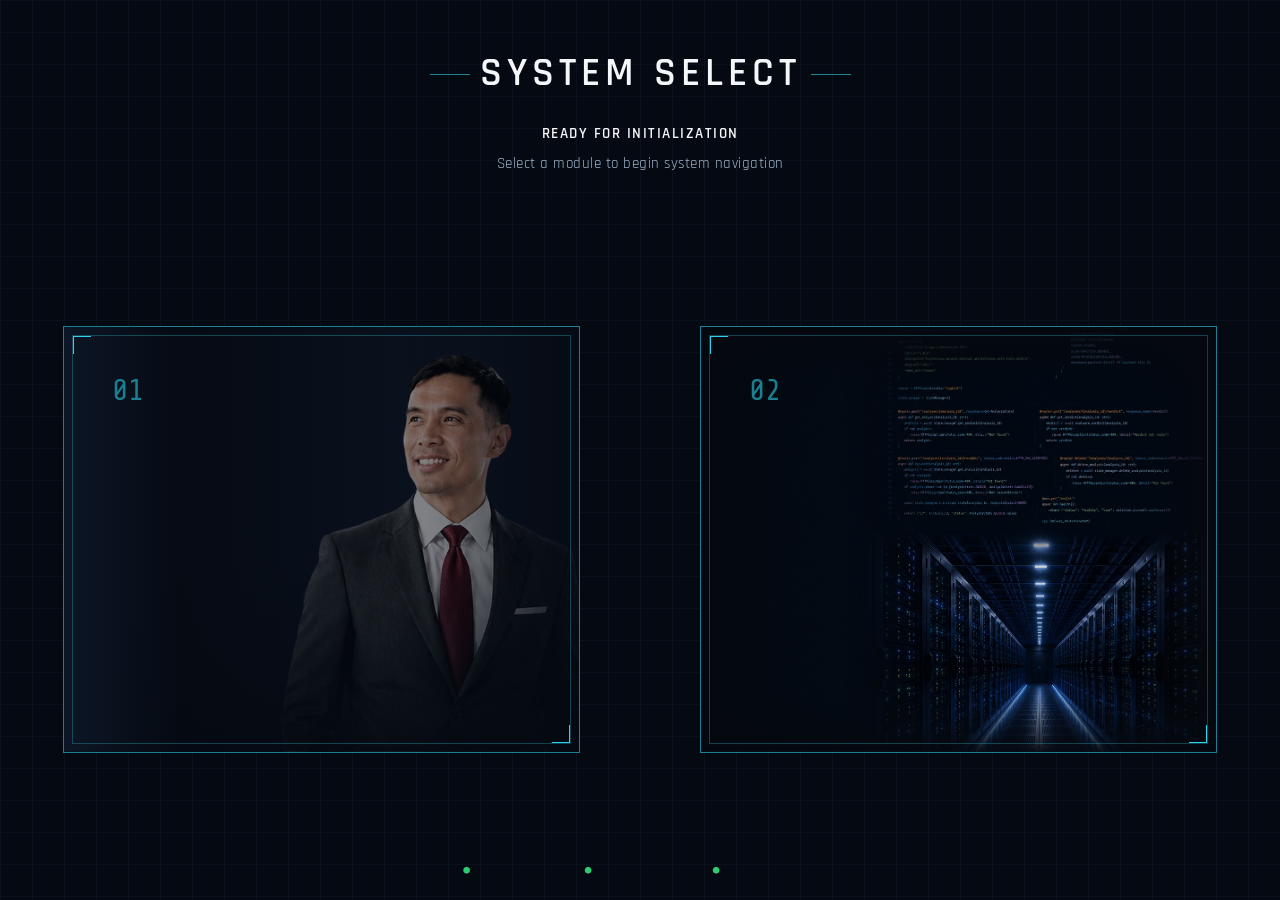
<file: index.html>
<!DOCTYPE html>
<html lang="en">
<head>
    <meta charset="UTF-8">
    <meta name="viewport" content="width=device-width, initial-scale=1.0">
    <title>Ryan Valera — System Select</title>
    <link rel="canonical" href="https://ryanvalera.com/">
    <link rel="icon" href="/favicon.ico?v=1.0.0" sizes="any">
    <link rel="icon" type="image/png" sizes="32x32" href="/assets/images/favicon-32.png?v=1.0.0">
    <link rel="icon" type="image/png" sizes="16x16" href="/assets/images/favicon-16.png?v=1.0.0">
    <link rel="apple-touch-icon" href="/assets/images/apple-touch-icon.png?v=1.0.0">
    <link rel="manifest" href="/site.webmanifest?v=1.0.0">
    <meta name="theme-color" content="#050a12">
    <link rel="preconnect" href="https://fonts.googleapis.com">
    <link href="https://fonts.googleapis.com/css2?family=Rajdhani:wght@400;500;600;700&family=Share+Tech+Mono&display=swap"
          rel="stylesheet">
    <link rel="stylesheet" href="assets/css/variables.css?v=1.3.0">
    <link rel="stylesheet" href="assets/css/styles.css?v=1.6.0">
<script>
/* GROUP R focus containment. Arms BEFORE any control can paint: the observer
   callback is a microtask, which drains before input dispatch and before
   rendering, so a control cannot be focusable while unpainted — including
   across a mid-stream network pause, which forces the checkpoint first. */
(function () {
    var d = document.documentElement;
    if (window.matchMedia && window.matchMedia('(prefers-reduced-motion: reduce)').matches) {
        window.__rv = { mode: 'reduced', scriptEntry: function () { return 'reduced'; },
                        release: function () {}, revealComplete: function () {} };
        return;
    }
    var SEL = '.enter-system-btn', CEILING_MS = 15000, ARRIVAL_MS = 4000;
    var failed = false, timerA = null, timerB = null, watch = [], mo = null;

    function failOpen() {
        if (failed) return;
        failed = true;
        if (mo) { mo.disconnect(); mo = null; }
        clearTimeout(timerA); clearTimeout(timerB);
        for (var i = 0; i < watch.length; i++) clearTimeout(watch[i].t);
        watch.length = 0;
        var stuck = document.querySelectorAll('[inert]');
        for (var j = 0; j < stuck.length; j++) stuck[j].removeAttribute('inert');
        d.classList.remove('js');
        /* Controls are reachable from this point on, so the page script's
           failed branch must not start a reveal animation over them. */
        d.classList.add('rv-failed');
    }
    function arm(el) {
        if (failed || el.hasAttribute('inert')) return;
        el.setAttribute('inert', '');
        watch.push({ el: el, t: setTimeout(failOpen, CEILING_MS) });
    }
    function scan(node) {
        if (failed || !node || node.nodeType !== 1) return;
        if (node.matches && node.matches(SEL)) arm(node);
        var found = node.querySelectorAll ? node.querySelectorAll(SEL) : [];
        for (var i = 0; i < found.length; i++) arm(found[i]);
    }

    d.classList.add('js');
    timerA = setTimeout(failOpen, ARRIVAL_MS);
    mo = new MutationObserver(function (recs) {
        if (failed) return;
        for (var i = 0; i < recs.length; i++) {
            var added = recs[i].addedNodes;
            for (var j = 0; j < added.length; j++) scan(added[j]);
        }
    });
    mo.observe(d, { childList: true, subtree: true });
    document.addEventListener('DOMContentLoaded', function () {
        if (mo) { mo.disconnect(); mo = null; }
    });
    /* Scoped by attribute, not URL: an image or font failing must never tear
       down the reveal. Runtime exceptions are Timer B's job, not this one's. */
    window.addEventListener('error', function (e) {
        var t = e.target;
        if (t && t.nodeType === 1 && t.hasAttribute && t.hasAttribute('data-rv-page-script')) failOpen();
    }, true);

    window.__rv = {
        mode: 'active',
        scriptEntry: function () {
            if (failed) return 'failed';
            clearTimeout(timerA);
            timerB = setTimeout(failOpen, CEILING_MS);
            for (var i = 0; i < watch.length; i++) {
                clearTimeout(watch[i].t);
                watch[i].t = setTimeout(failOpen, CEILING_MS);
            }
            return 'active';
        },
        release: function (el) {
            if (failed || !el) return;
            el.removeAttribute('inert');
            for (var i = 0; i < watch.length; i++) {
                if (watch[i].el === el) { clearTimeout(watch[i].t); watch.splice(i, 1); break; }
            }
        },
        revealComplete: function () { clearTimeout(timerB); },
        failOpen: failOpen,
        isFailed: function () { return failed; }
    };
})();
</script>
</head>
<body>

<header>
    <h1 id="hud-title"></h1>
    <p id="hud-sub1"></p>
    <p id="hud-sub2"></p>
</header>

<main>

    <!-- Card 01 — Professional Dossier -->
    <div class="card-glow-wrapper" id="wrapper-profile">
        <section class="card card-active" id="card-profile" data-href="profile.html">
            <div class="card-portrait">
                <picture>
                    <source srcset="assets/images/ryan-valera-profile-landing-mobile.webp?v=1.0.0" media="(max-width: 900px)" width="1427" height="2512"/>
                    <img src="assets/images/ryan-valera-profile-cropped.webp?v=1.4.0" alt="Ryan Valera" class="card-portrait-img" width="464" height="574" decoding="async"/>
                </picture>
                <div class="card-portrait-overlay"></div>
            </div>
            <div class="card-content">
                <p class="card-number">01</p>
                <p class="card-role"><span class="role-a"></span><span class="role-b">Infrastructure</span></p>
                <h2 class="card-name">Ryan Valera</h2>
                <ul class="card-tags">
                    <li><span class="tag-prefix">// </span>Security Operations &amp; SIEM</li>
                    <li><span class="tag-prefix">// </span>Threat Detection &amp; Incident Response</li>
                    <li><span class="tag-prefix">// </span>Email Security &amp; DMARC</li>
                    <li><span class="tag-prefix">// </span>DNS &amp; Edge Protection</li>
                    <li><span class="tag-prefix">// </span>Linux Systems &amp; Automation</li>
                </ul>
                <button type="button" class="enter-system-btn" aria-label="Professional Dossier">Professional Dossier &rsaquo;</button>
            </div>
        </section>
    </div>

    <!-- Card 02 — Engineering Portal -->
    <div class="card-glow-wrapper" id="wrapper-portal">
        <section class="card card-active" id="card-portal" data-href="projects.html">
            <div class="card-visual card-visual--portal">
                <div class="card-visual-overlay"></div>
            </div>
            <div class="card-content">
                <p class="card-number">02</p>
                <p class="card-role"></p>
                <h2 class="card-name">Engineering Portal</h2>
                <ul class="card-tags">
                    <li><span class="tag-prefix">// </span>Security Engineering</li>
                    <li><span class="tag-prefix">// </span>Cloud Engineering</li>
                    <li><span class="tag-prefix">// </span>Platform Automation</li>
                    <li><span class="tag-prefix">// </span>Systems Integration</li>
                    <li><span class="tag-prefix">// </span>Reliability Engineering</li>
                </ul>
                <button type="button" class="enter-system-btn" aria-label="Engineering Portal">Engineering Portal &rsaquo;</button>
            </div>
        </section>
    </div>

</main>

<footer>
    <p id="hud-status1"></p>
    <p id="hud-status2"></p>
    <p id="hud-status3"></p>
</footer>

<script src="assets/js/landing.js?v=1.5.0" data-rv-page-script></script>
</body>
</html>
</file>
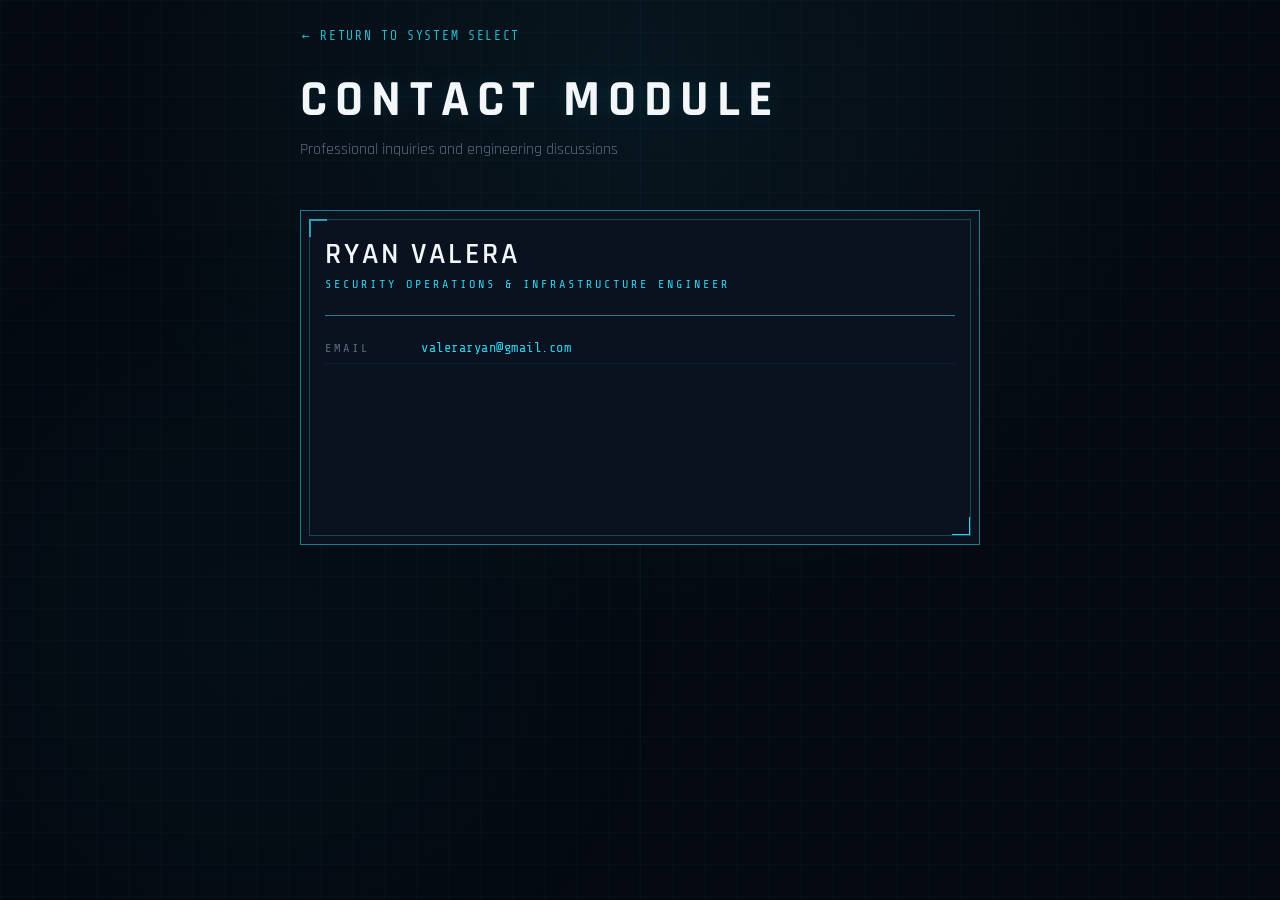
<file: contact.html>
<!DOCTYPE html>
<html lang="en">
<head>
    <meta charset="UTF-8">
    <meta name="viewport" content="width=device-width, initial-scale=1.0">
    <title>Ryan Valera — Contact</title>
    <link rel="canonical" href="https://ryanvalera.com/contact">
    <link rel="icon" href="/favicon.ico?v=1.0.0" sizes="any">
    <link rel="icon" type="image/png" sizes="32x32" href="/assets/images/favicon-32.png?v=1.0.0">
    <link rel="icon" type="image/png" sizes="16x16" href="/assets/images/favicon-16.png?v=1.0.0">
    <link rel="apple-touch-icon" href="/assets/images/apple-touch-icon.png?v=1.0.0">
    <link rel="manifest" href="/site.webmanifest?v=1.0.0">
    <meta name="theme-color" content="#050a12">
    <link rel="preconnect" href="https://fonts.googleapis.com">
    <link href="https://fonts.googleapis.com/css2?family=Rajdhani:wght@400;500;600;700&family=Share+Tech+Mono&display=swap" rel="stylesheet">
    <link rel="stylesheet" href="assets/css/variables.css?v=1.3.0">
    <link rel="stylesheet" href="assets/css/contact.css?v=1.3.4">
</head>
<body>
<div class="contact-shell">
    <header class="contact-header">
        <a href="index.html" class="return-link">&larr; RETURN TO SYSTEM SELECT</a>
        <h1 id="contact-title"></h1>
        <p class="contact-sub" id="contact-sub"></p>
        <div id="system-status">
            <span class="status-dot"></span>
            <span class="status-label">System Status</span>
            <span class="status-value">Operational</span>
        </div>
    </header>
    <main class="contact-main">
        <div class="panel contact-panel" id="contact-panel">
            <div class="contact-name" id="contact-name"></div>
            <div class="contact-role" id="contact-role"></div>
            <div class="contact-divider"></div>
            <ul class="contact-links">
                <li class="contact-link-item" id="link-email">
                    <span class="link-label">Email</span>
                    <a href="mailto:valeraryan@gmail.com" class="link-value">valeraryan@gmail.com</a>
                </li>
                <li class="contact-link-item" id="link-linkedin">
                    <span class="link-label">LinkedIn</span>
                    <a href="https://www.linkedin.com/in/ryanvalera" target="_blank" rel="noopener" class="link-value">linkedin.com/in/ryanvalera</a>
                </li>
                <li class="contact-link-item" id="link-github">
                    <span class="link-label">GitHub</span>
                    <a href="https://github.com/valeratech" target="_blank" rel="noopener" class="link-value">github.com/valeratech</a>
                </li>
                <li class="contact-link-item" id="link-credly">
                    <span class="link-label">Credly</span>
                    <a href="https://www.credly.com/users/ryan-valera" target="_blank" rel="noopener" class="link-value">credly.com/users/ryan-valera</a>
                </li>
                <li class="contact-link-item" id="link-location">
                    <span class="link-label">Location</span>
                    <span class="link-value link-value--muted">San Diego, CA / Remote</span>
                </li>
            </ul>
            <p class="contact-note" id="contact-note">Current r&eacute;sum&eacute;s are available upon request or as part of the application process.</p>
        </div>
    </main>
    <footer class="contact-footer" id="contact-footer">
        <span class="footer-item" id="footer-item-0"><a href="index.html">SYSTEM SELECT</a></span>
        <span class="footer-item footer-div" id="footer-div-0"><span>/</span></span>
        <span class="footer-item" id="footer-item-1"><a href="profile.html">PROFESSIONAL DOSSIER</a></span>
        <span class="footer-item footer-div" id="footer-div-1"><span>/</span></span>
        <span class="footer-item" id="footer-item-2"><a href="projects.html">ENGINEERING PORTAL</a></span>
        <span class="footer-item footer-div" id="footer-div-2"><span>/</span></span>
        <span class="footer-item" id="footer-item-3"><strong aria-current="page">CONTACT</strong></span>
    </footer>
</div>
<script src="assets/js/contact.js?v=1.3.0"></script>
</body>
</html>
</file>
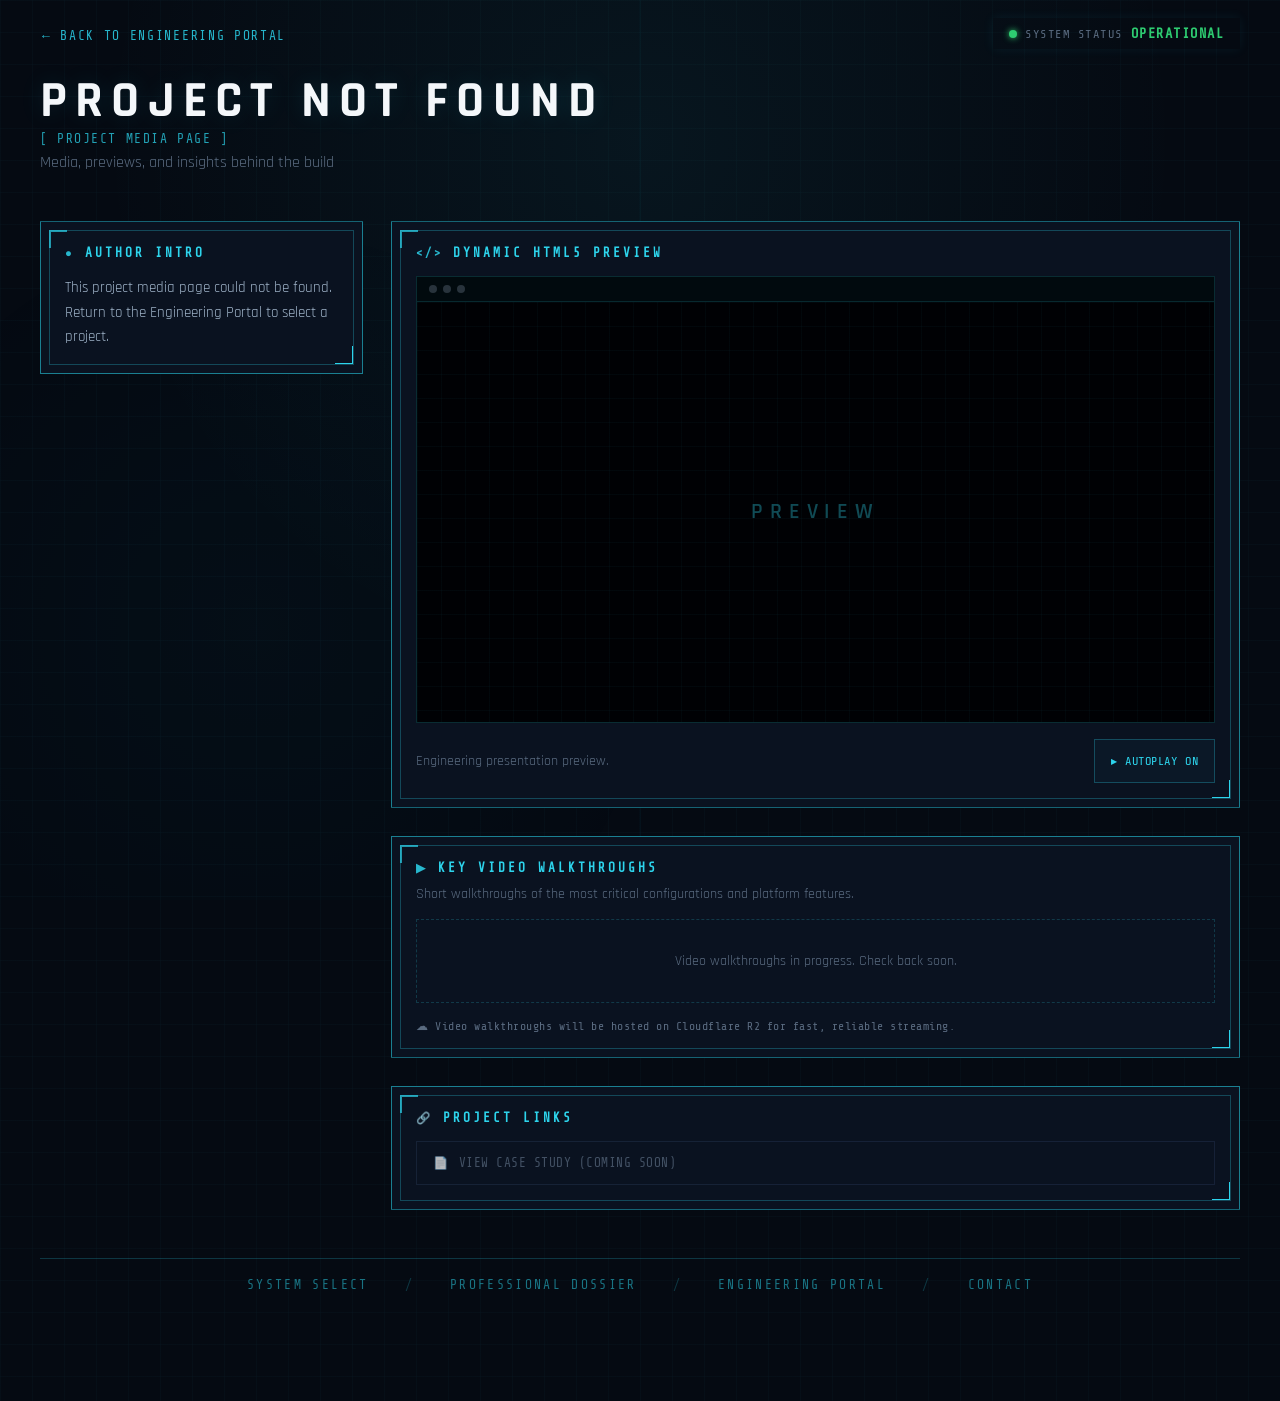
<file: media.html>
<!DOCTYPE html>
<html lang="en">
<head>
    <meta charset="UTF-8">
    <meta name="viewport" content="width=device-width, initial-scale=1.0">
    <title>Ryan Valera — Project Media</title>
    <link rel="canonical" href="https://ryanvalera.com/media">
    <link rel="icon" href="/favicon.ico?v=1.0.0" sizes="any">
    <link rel="icon" type="image/png" sizes="32x32" href="/assets/images/favicon-32.png?v=1.0.0">
    <link rel="icon" type="image/png" sizes="16x16" href="/assets/images/favicon-16.png?v=1.0.0">
    <link rel="apple-touch-icon" href="/assets/images/apple-touch-icon.png?v=1.0.0">
    <link rel="manifest" href="/site.webmanifest?v=1.0.0">
    <meta name="theme-color" content="#050a12">
    <link rel="preconnect" href="https://fonts.googleapis.com">
    <link rel="preconnect" href="https://fonts.gstatic.com" crossorigin>
    <link href="https://fonts.googleapis.com/css2?family=Rajdhani:wght@400;500;600;700&family=Share+Tech+Mono&display=swap" rel="stylesheet">
    <link rel="stylesheet" href="assets/css/variables.css?v=1.3.0">
    <link rel="stylesheet" href="assets/css/media.css?v=1.7.12">
</head>
<body>

<div class="media-shell">

    <header class="media-header">
        <a href="projects.html" class="return-link">&larr; BACK TO ENGINEERING PORTAL</a>
        <div class="media-header-text">
            <h1 id="media-title"><span class="media-stream"></span><span class="media-reserve" aria-hidden="true"></span></h1>
            <span class="media-badge" id="media-badge"><span class="media-stream"></span><span class="media-reserve" aria-hidden="true"></span></span>
            <p class="media-sub" id="media-sub"><span class="media-stream"></span><span class="media-reserve" aria-hidden="true"></span></p>
            <div id="system-status">
                <span class="status-dot"></span>
                <span class="status-label">System Status</span>
                <span class="status-value">Operational</span>
            </div>
        </div>
        <div class="media-notes" id="media-notes">
            <p class="preview-caption">Engineering presentation preview.</p>
        </div>
    </header>

    <main class="media-main">

        <section class="panel media-panel" id="author-panel">
            <h2 class="media-panel-title">
                <span class="panel-icon" aria-hidden="true">&#9679;</span> AUTHOR INTRO
            </h2>
            <p class="media-panel-text" id="author-intro-text"></p>
        </section>

        <div class="media-col-right">

            <section class="panel media-panel" id="preview-panel">
                <h2 class="media-panel-title">
                    <span class="panel-icon" aria-hidden="true">&lt;/&gt;</span> DYNAMIC HTML5 PREVIEW
                </h2>

                <div class="preview-window">
                    <div class="preview-window-chrome">
                        <span class="chrome-dot"></span>
                        <span class="chrome-dot"></span>
                        <span class="chrome-dot"></span>
                        <span class="chrome-title" id="preview-window-title"></span>
                    </div>
                    <div class="preview-window-body">
                        <span class="preview-placeholder-text">PREVIEW</span>
                    </div>
                </div>

                <div class="preview-controls">
                    <p class="preview-caption">Engineering presentation preview.</p>
                    <button type="button" class="autoplay-toggle" id="autoplay-toggle" aria-pressed="true">
                        <span class="autoplay-icon" id="autoplay-icon" aria-hidden="true">&#9654;</span>
                        AUTOPLAY <span id="autoplay-state">ON</span>
                    </button>
                    <button type="button" class="fs-toggle" id="fullscreen-toggle" aria-pressed="false" aria-label="Full screen">
                        <span class="fs-toggle-icon" aria-hidden="true">&#x26F6;</span>
                        <span id="fullscreen-label">FULL SCREEN</span>
                    </button>
                </div>
            </section>

            <section class="panel media-panel" id="videos-panel">
                <h2 class="media-panel-title">
                    <span class="panel-icon" aria-hidden="true">&#9654;</span> KEY VIDEO WALKTHROUGHS
                </h2>
                <p class="media-panel-subtext">Short walkthroughs of the most critical configurations and platform features.</p>

                <div class="videos-empty-state">
                    <p>Video walkthroughs in progress. Check back soon.</p>
                </div>

                <p class="media-footnote">
                    <span aria-hidden="true">&#9729;</span> Video walkthroughs will be hosted on Cloudflare R2 for fast, reliable streaming.
                </p>
            </section>

            <section class="panel media-panel" id="links-panel">
                <h2 class="media-panel-title">
                    <span class="panel-icon" aria-hidden="true">&#128279;</span> PROJECT LINKS
                </h2>
                <a href="#" target="_blank" rel="noopener" class="media-link-btn" id="link-github">
                    <span class="link-btn-icon" aria-hidden="true">&#8635;</span>
                    <span id="link-github-label">VIEW GITHUB REPOSITORY</span>
                </a>
                <span class="media-link-btn media-link-btn--disabled" aria-disabled="true">
                    <span class="link-btn-icon" aria-hidden="true">&#128196;</span>
                    VIEW CASE STUDY (COMING SOON)
                </span>
            </section>

        </div>

    </main>

    <footer class="media-footer" id="media-footer">
        <span class="footer-item" id="footer-item-0"><a href="index.html">SYSTEM SELECT</a></span>
        <span class="footer-item footer-div" id="footer-div-0"><span>/</span></span>
        <span class="footer-item" id="footer-item-1"><a href="profile.html">PROFESSIONAL DOSSIER</a></span>
        <span class="footer-item footer-div" id="footer-div-1"><span>/</span></span>
        <span class="footer-item" id="footer-item-2"><a href="projects.html">ENGINEERING PORTAL</a></span>
        <span class="footer-item footer-div" id="footer-div-2"><span>/</span></span>
        <span class="footer-item" id="footer-item-3"><a href="contact.html">CONTACT</a></span>
    </footer>

</div>

<script src="assets/js/media.js?v=1.6.14"></script>
</body>
</html>
</file>
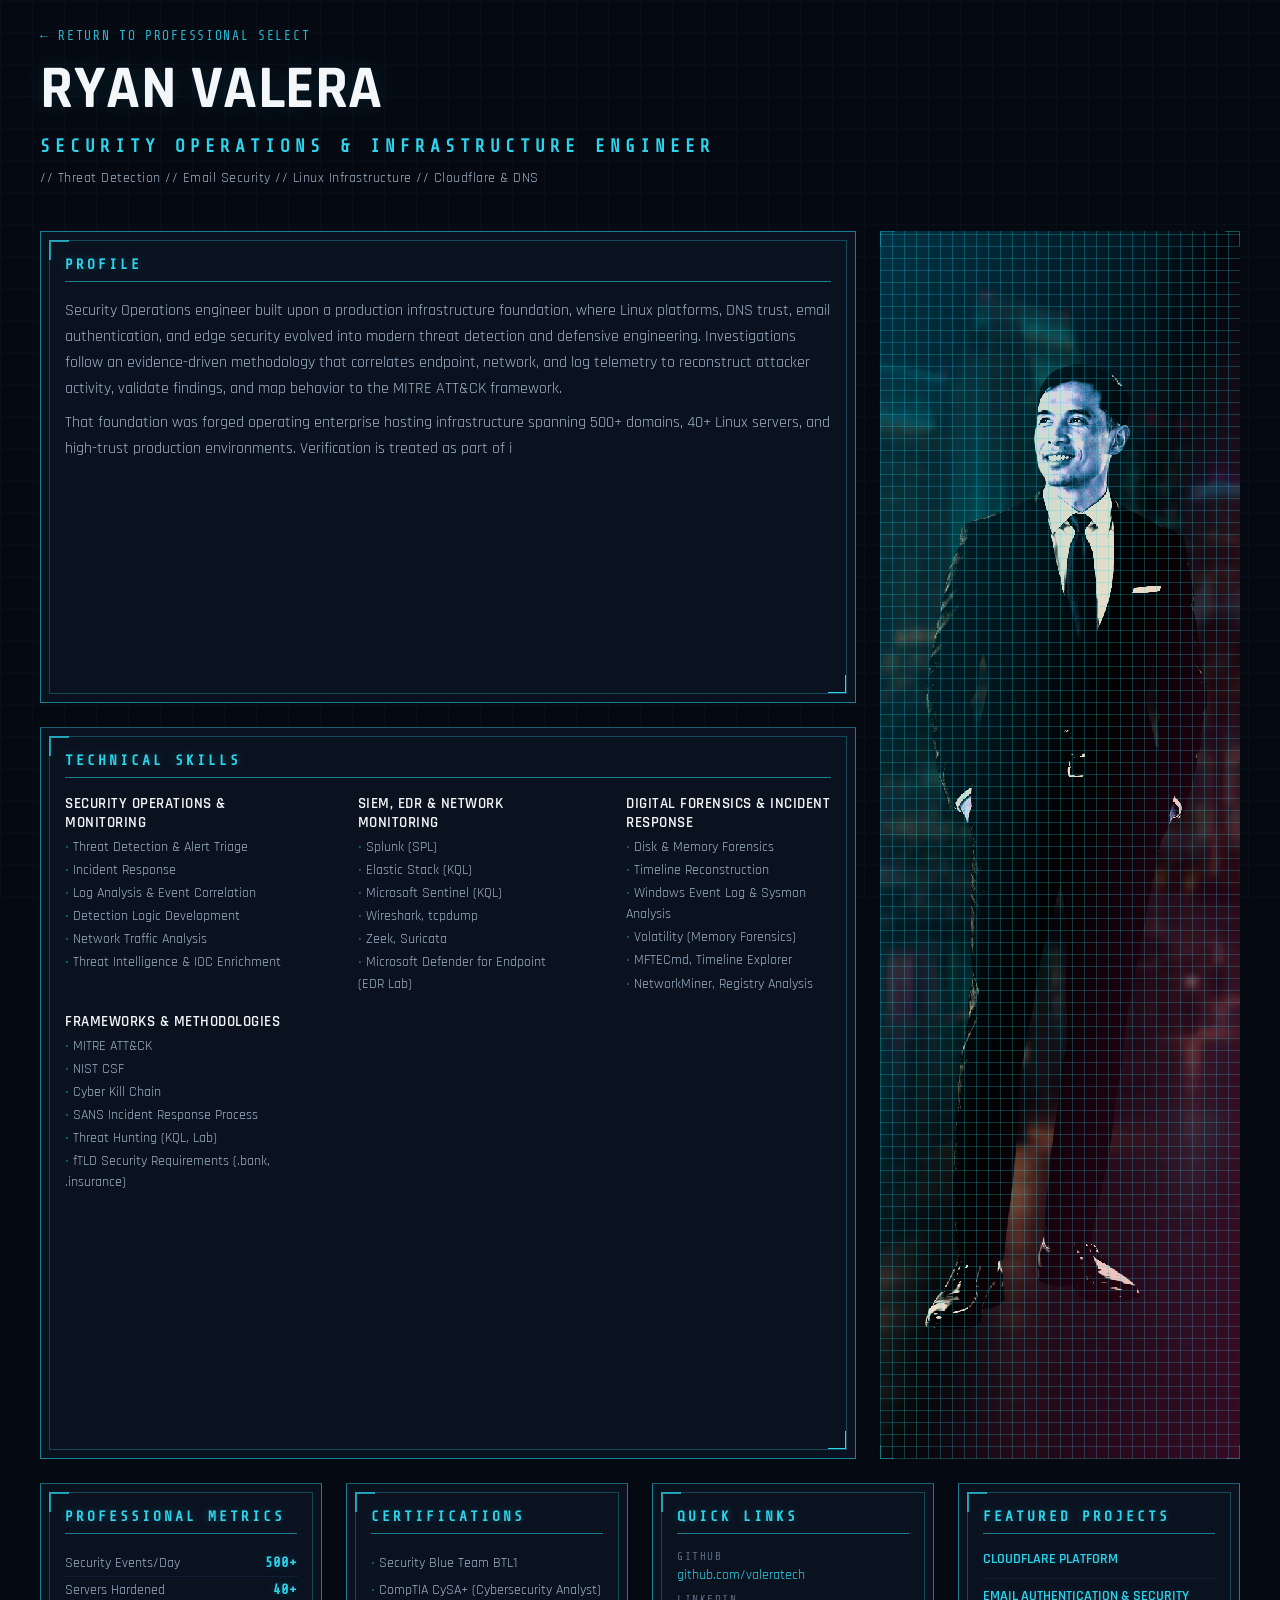
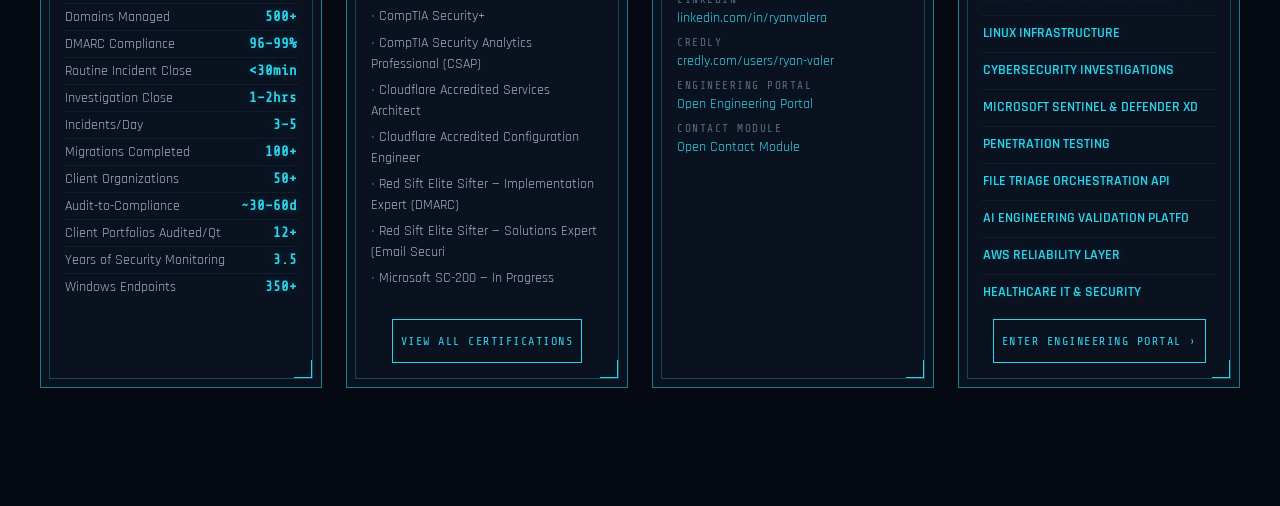
<file: profile.html>
<!DOCTYPE html>
<html lang="en">
<head>
  <meta charset="UTF-8">
  <meta name="viewport" content="width=device-width, initial-scale=1.0">
  <title>Ryan Valera — Professional Dossier</title>
  <link rel="canonical" href="https://ryanvalera.com/profile">
  <link rel="icon" href="/favicon.ico?v=1.0.0" sizes="any">
  <link rel="icon" type="image/png" sizes="32x32" href="/assets/images/favicon-32.png?v=1.0.0">
  <link rel="icon" type="image/png" sizes="16x16" href="/assets/images/favicon-16.png?v=1.0.0">
  <link rel="apple-touch-icon" href="/assets/images/apple-touch-icon.png?v=1.0.0">
  <link rel="manifest" href="/site.webmanifest?v=1.0.0">
  <meta name="theme-color" content="#050a12">
  <link rel="preconnect" href="https://fonts.googleapis.com">
  <link href="https://fonts.googleapis.com/css2?family=Rajdhani:wght@400;500;600;700&family=Share+Tech+Mono&display=swap" rel="stylesheet">
  <link rel="stylesheet" href="assets/css/variables.css?v=1.3.0">
  <link rel="stylesheet" href="assets/css/profile.css?v=1.4.10">
<script>
/* GROUP R focus containment. Arms BEFORE any control can paint: the observer
   callback is a microtask, which drains before input dispatch and before
   rendering, so a control cannot be focusable while unpainted — including
   across a mid-stream network pause, which forces the checkpoint first. */
(function () {
    var d = document.documentElement;
    if (window.matchMedia && window.matchMedia('(prefers-reduced-motion: reduce)').matches) {
        window.__rv = { mode: 'reduced', scriptEntry: function () { return 'reduced'; },
                        release: function () {}, revealComplete: function () {} };
        return;
    }
    var SEL = '.panel a, .portrait-cta', CEILING_MS = 15000, ARRIVAL_MS = 4000;
    var failed = false, timerA = null, timerB = null, watch = [], mo = null;

    function failOpen() {
        if (failed) return;
        failed = true;
        if (mo) { mo.disconnect(); mo = null; }
        clearTimeout(timerA); clearTimeout(timerB);
        for (var i = 0; i < watch.length; i++) clearTimeout(watch[i].t);
        watch.length = 0;
        var stuck = document.querySelectorAll('[inert]');
        for (var j = 0; j < stuck.length; j++) stuck[j].removeAttribute('inert');
        d.classList.remove('js');
        /* Controls are reachable from this point on, so the page script's
           failed branch must not start a reveal animation over them. */
        d.classList.add('rv-failed');
    }
    function arm(el) {
        if (failed || el.hasAttribute('inert')) return;
        el.setAttribute('inert', '');
        watch.push({ el: el, t: setTimeout(failOpen, CEILING_MS) });
    }
    function scan(node) {
        if (failed || !node || node.nodeType !== 1) return;
        if (node.matches && node.matches(SEL)) arm(node);
        var found = node.querySelectorAll ? node.querySelectorAll(SEL) : [];
        for (var i = 0; i < found.length; i++) arm(found[i]);
    }

    d.classList.add('js');
    timerA = setTimeout(failOpen, ARRIVAL_MS);
    mo = new MutationObserver(function (recs) {
        if (failed) return;
        for (var i = 0; i < recs.length; i++) {
            var added = recs[i].addedNodes;
            for (var j = 0; j < added.length; j++) scan(added[j]);
        }
    });
    mo.observe(d, { childList: true, subtree: true });
    document.addEventListener('DOMContentLoaded', function () {
        if (mo) { mo.disconnect(); mo = null; }
    });
    /* Scoped by attribute, not URL: an image or font failing must never tear
       down the reveal. Runtime exceptions are Timer B's job, not this one's. */
    window.addEventListener('error', function (e) {
        var t = e.target;
        if (t && t.nodeType === 1 && t.hasAttribute && t.hasAttribute('data-rv-page-script')) failOpen();
    }, true);

    window.__rv = {
        mode: 'active',
        scriptEntry: function () {
            if (failed) return 'failed';
            clearTimeout(timerA);
            timerB = setTimeout(failOpen, CEILING_MS);
            for (var i = 0; i < watch.length; i++) {
                clearTimeout(watch[i].t);
                watch[i].t = setTimeout(failOpen, CEILING_MS);
            }
            return 'active';
        },
        release: function (el) {
            if (failed || !el) return;
            el.removeAttribute('inert');
            for (var i = 0; i < watch.length; i++) {
                if (watch[i].el === el) { clearTimeout(watch[i].t); watch.splice(i, 1); break; }
            }
        },
        revealComplete: function () { clearTimeout(timerB); },
        failOpen: failOpen,
        isFailed: function () { return failed; }
    };
})();
</script>
</head>
<body>

<div class="imaging-perimeter" aria-hidden="true">
  <svg class="perimeter-left" viewBox="0 0 200 1600" xmlns="http://www.w3.org/2000/svg">
  </svg>
  <svg class="perimeter-right" viewBox="0 0 200 1600" xmlns="http://www.w3.org/2000/svg">
  </svg>
</div>

<div class="dossier-shell">

  <a href="index.html" id="back-to-select-link">&larr; Return to Professional Select</a>

  <header id="dossier-header">
    <div id="header-text">
      <h1 id="profile-name">Ryan Valera</h1>
      <p id="role-title"><span class="stream-item">Security Operations &amp;</span> <span class="stream-item">Infrastructure Engineer</span></p>
      <p id="role-tags"><span class="stream-item">// Threat Detection</span> <span class="stream-item">// Email Security</span> <span class="stream-item">// Linux Infrastructure</span> <span class="stream-item">// Cloudflare &amp; DNS</span></p>
    </div>
    <div id="system-status">
      <span class="status-dot"></span>
      <span class="status-label">System Status</span>
      <span class="status-value">Operational</span>
    </div>
  </header>

  <main>

    <div class="content-grid">

      <div class="content-left">

        <section class="panel" id="profile-summary">
          <header class="panel-header">
            <h2>Profile</h2>
          </header>
          <div class="panel-body">
            <p>Security Operations engineer built upon a production infrastructure foundation, where Linux platforms, DNS trust, email authentication, and edge security evolved into modern threat detection and defensive engineering. Investigations follow an evidence-driven methodology that correlates endpoint, network, and log telemetry to reconstruct attacker activity, validate findings, and map behavior to the MITRE ATT&amp;CK framework.</p>
            <p>That foundation was forged operating enterprise hosting infrastructure spanning 500+ domains, 40+ Linux servers, and high-trust production environments. Verification is treated as part of implementation, with failover, recovery, and operational changes validated before production reliance, while automation transforms repetitive administration into repeatable engineering workflows. Much of that work was customer-facing: cases owned from first triage to root cause, escalations from Tier 1, and quarterly reviews with clients.</p>
            <p>New technologies are approached with the same disciplined engineering methodology applied to production systems. Laboratory environments are built, instrumented, and documented until architectural behavior is understood from evidence. Whether building security laboratories, cloud infrastructure, or enterprise application platforms, every project begins with understanding the architecture, validating assumptions through evidence, and designing systems that are reliable, repeatable, and built to be maintained.</p>
          </div>
        </section>

        <section class="panel" id="technical-skills">
          <header class="panel-header">
            <h2>Technical Skills</h2>
          </header>
          <div class="skills-grid">

            <article class="skill-category">
              <h3>Security Operations &amp; Monitoring</h3>
              <ul>
                <li>Threat Detection &amp; Alert Triage</li>
                <li>Incident Response</li>
                <li>Log Analysis &amp; Event Correlation</li>
                <li>Detection Logic Development</li>
                <li>Network Traffic Analysis</li>
                <li>Threat Intelligence &amp; IOC Enrichment</li>
              </ul>
            </article>

            <article class="skill-category">
              <h3>SIEM, EDR &amp; Network Monitoring</h3>
              <ul>
                <li>Splunk (SPL)</li>
                <li>Elastic Stack (KQL)</li>
                <li>Microsoft Sentinel (KQL)</li>
                <li>Wireshark, tcpdump</li>
                <li>Zeek, Suricata</li>
                <li>Microsoft Defender for Endpoint (EDR Lab)</li>
              </ul>
            </article>

            <article class="skill-category">
              <h3>Digital Forensics &amp; Incident Response</h3>
              <ul>
                <li>Disk &amp; Memory Forensics</li>
                <li>Timeline Reconstruction</li>
                <li>Windows Event Log &amp; Sysmon Analysis</li>
                <li>Volatility (Memory Forensics)</li>
                <li>MFTECmd, Timeline Explorer</li>
                <li>NetworkMiner, Registry Analysis</li>
              </ul>
            </article>

            <article class="skill-category">
              <h3>Frameworks &amp; Methodologies</h3>
              <ul>
                <li>MITRE ATT&amp;CK</li>
                <li>NIST CSF</li>
                <li>Cyber Kill Chain</li>
                <li>SANS Incident Response Process</li>
                <li>Threat Hunting (KQL, Lab)</li>
                <li>fTLD Security Requirements (.bank, .insurance)</li>
              </ul>
            </article>

            <article class="skill-category">
              <h3>Email &amp; DNS Security</h3>
              <ul>
                <li>Authoritative DNS, DNSSEC</li>
                <li>SPF, DKIM, DMARC (p=reject)</li>
                <li>Red Sift OnDMARC</li>
                <li>SMTP, Header Analysis</li>
                <li>Phishing Analysis</li>
                <li>MTA-STS, CAA, Certificate Transparency</li>
              </ul>
            </article>

            <article class="skill-category">
              <h3>Systems &amp; Infrastructure</h3>
              <ul>
                <li>Linux (Ubuntu, AlmaLinux, CloudLinux)</li>
                <li>Plesk Obsidian, CageFS, LVE</li>
                <li>Windows, Active Directory</li>
                <li>TCP/IP, VLANs, Cisco Layer 2</li>
                <li>Apache, Nginx, Postfix, Dovecot, MariaDB</li>
                <li>Proxmox VE, Imunify360, Fail2Ban</li>
              </ul>
            </article>

            <article class="skill-category" id="skill-placeholder">
              <h3>Cloud &amp; Edge Infrastructure</h3>
              <ul>
                <li>Cloudflare Edge Platform (WAF, Bot Mitigation)</li>
                <li>Load Balancing &amp; Origin Failover</li>
                <li>TLS Posture (Full (Strict), TLS 1.3, HSTS)</li>
                <li>Rate Limiting &amp; Under Attack Mode</li>
                <li>IAM &amp; Least-Privilege Design</li>
                <li>Backup &amp; Disaster Recovery</li>
              </ul>
            </article>

            <article class="skill-category">
              <h3>Automation &amp; Scripting</h3>
              <ul>
                <li>Python, Bash, PowerShell</li>
                <li>Ansible (Role-Based IaC), Puppet</li>
                <li>REST API Integration</li>
                <li>n8n, LLM-Assisted Operations</li>
                <li>Google Apps Script, SQL</li>
                <li>Git (GitHub, GitLab)</li>
              </ul>
            </article>

            <article class="skill-category">
              <h3>Healthcare IT Security (Lab)</h3>
              <ul>
                <li>Orthanc PACS Administration</li>
                <li>PACS Authentication</li>
                <li>Isolated DICOM/PACS Networking</li>
                <li>DICOM Peer Connectivity</li>
                <li>PostgreSQL-Backed PACS</li>
                <li>HIPAA Technical Safeguards (Study)</li>
              </ul>
            </article>

          </div>
        </section>

      </div><!-- /.content-left -->

      <div class="content-right">
        <span class="rail-edge-left" aria-hidden="true"></span>
        <span class="rail-edge-right" aria-hidden="true"></span>
        <span class="rail-edge-top" aria-hidden="true"></span>
        <span class="rail-edge-bottom" aria-hidden="true"></span>
        <div class="image-rail">
          <div class="rail-frame"></div>
          <div class="rail-frame-bottom-left"></div>
          <div class="rail-frame-bottom-right"></div>
          <a href="projects.html" id="portrait-projects-btn" class="portrait-cta" aria-label="Enter Engineering Portal"></a>
          <div id="portrait-grid"></div>
          <div id="portrait-color"></div>
          <div id="portrait-wrap">
            <img
                    src="assets/images/ryan-valera-profile.webp?v=1.4.0"
                    alt="Ryan Valera — Infrastructure Engineer, full body portrait"
                    id="profile-photo"
                    width="838"
                    height="1877"
                    decoding="async"
            />
          </div>
        </div>
        <div id="portrait-scanline"></div>
      </div><!-- /.content-right -->

    </div><!-- /.content-grid -->

    <div class="panel-row">

      <section class="panel panel-quarter" id="professional-metrics">
        <header class="panel-header">
          <h2>Professional Metrics</h2>
        </header>
        <ul class="metrics-list">
          <li><span class="metric-label">Security Events/Day</span><span class="metric-value">500+</span></li>
          <li><span class="metric-label">Servers Hardened</span><span class="metric-value">40+</span></li>
          <li><span class="metric-label">Domains Managed</span><span class="metric-value">500+</span></li>
          <li><span class="metric-label">DMARC Compliance</span><span class="metric-value">96–99%</span></li>
          <li><span class="metric-label">Routine Incident Close</span><span class="metric-value">&lt;30min</span></li>
          <li><span class="metric-label">Investigation Close</span><span class="metric-value">1–2hrs</span></li>
          <li><span class="metric-label">Incidents/Day</span><span class="metric-value">3–5</span></li>
          <li><span class="metric-label">Migrations Completed</span><span class="metric-value">100+</span></li>
          <li><span class="metric-label">Client Organizations</span><span class="metric-value">50+</span></li>
          <li><span class="metric-label">Audit-to-Compliance</span><span class="metric-value">~30–60d</span></li>
          <li><span class="metric-label">Client Portfolios Audited/Qtr</span><span class="metric-value">12+</span></li>
          <li><span class="metric-label">Years of Security Monitoring</span><span class="metric-value">3.5</span></li>
          <li><span class="metric-label">Windows Endpoints</span><span class="metric-value">350+</span></li>
        </ul>
      </section>

      <section class="panel panel-quarter" id="certifications">
        <header class="panel-header">
          <h2>Certifications</h2>
        </header>
        <ul class="cert-list">
          <li>Security Blue Team BTL1</li>
          <li>CompTIA CySA+ (Cybersecurity Analyst)</li>
          <li>CompTIA Security+</li>
          <li>CompTIA Security Analytics Professional (CSAP)</li>
          <li>Cloudflare Accredited Services Architect</li>
          <li>Cloudflare Accredited Configuration Engineer</li>
          <li>Red Sift Elite Sifter &mdash; Implementation Expert (DMARC)</li>
          <li>Red Sift Elite Sifter &mdash; Solutions Expert (Email Security)</li>
          <li>Microsoft SC-200 &mdash; In Progress</li>
        </ul>
        <a href="https://www.credly.com/users/ryan-valera" target="_blank" rel="noopener" class="panel-link">View All Certifications</a>
      </section>

      <section class="panel panel-quarter" id="quick-links">
        <header class="panel-header">
          <h2>Quick Links</h2>
        </header>
        <ul class="links-list">
          <li>
            <span class="link-label">GitHub</span>
            <a href="https://github.com/valeratech" target="_blank" rel="noopener">github.com/valeratech</a>
          </li>
          <li>
            <span class="link-label">LinkedIn</span>
            <a href="https://www.linkedin.com/in/ryanvalera" target="_blank" rel="noopener">linkedin.com/in/ryanvalera</a>
          </li>
          <li>
            <span class="link-label">Credly</span>
            <a href="https://www.credly.com/users/ryan-valera" target="_blank" rel="noopener">credly.com/users/ryan-valera</a>
          </li>
          <li>
            <span class="link-label">Engineering Portal</span>
            <a href="projects.html">Open Engineering Portal</a>
          </li>
          <li>
            <span class="link-label">Contact Module</span>
            <a href="contact.html">Open Contact Module</a>
          </li>
        </ul>
      </section>

      <section class="panel panel-quarter" id="featured-projects">
        <header class="panel-header">
          <h2>Featured Projects</h2>
        </header>
        <ul class="projects-list">
          <li><h3><a href="media.html?project=cloudflare">CLOUDFLARE PLATFORM</a></h3></li>
          <li><h3><a href="media.html?project=email">EMAIL AUTHENTICATION &amp; SECURITY</a></h3></li>
          <li><h3><a href="media.html?project=linux">LINUX INFRASTRUCTURE</a></h3></li>
          <li><h3><a href="media.html?project=cyber">CYBERSECURITY INVESTIGATIONS</a></h3></li>
          <li><h3><a href="media.html?project=sentinel">MICROSOFT SENTINEL &amp; DEFENDER XDR</a></h3></li>
          <li><h3><a href="media.html?project=pentest">PENETRATION TESTING</a></h3></li>
          <li><h3><a href="media.html?project=fastapi">FILE TRIAGE ORCHESTRATION API</a></h3></li>
          <li><h3><a href="media.html?project=aivp">AI ENGINEERING VALIDATION PLATFORM</a></h3></li>
          <li><h3><a href="media.html?project=aws">AWS RELIABILITY LAYER</a></h3></li>
          <li><h3><a href="media.html?project=healthcare">HEALTHCARE IT &amp; SECURITY</a></h3></li>
        </ul>
        <a href="projects.html" class="panel-link" aria-label="Enter Engineering Portal">Enter Engineering Portal &rsaquo;</a>
      </section>

    </div>

  </main>

  <footer id="dossier-ticker">
    <p>Verification Before Trust &bull; Automation Over Repetition &bull; Evidence Over Assumption</p>
  </footer>

</div>

<script src="assets/js/profile.js?v=1.3.5" data-rv-page-script></script>
</body>
</html>
</file>
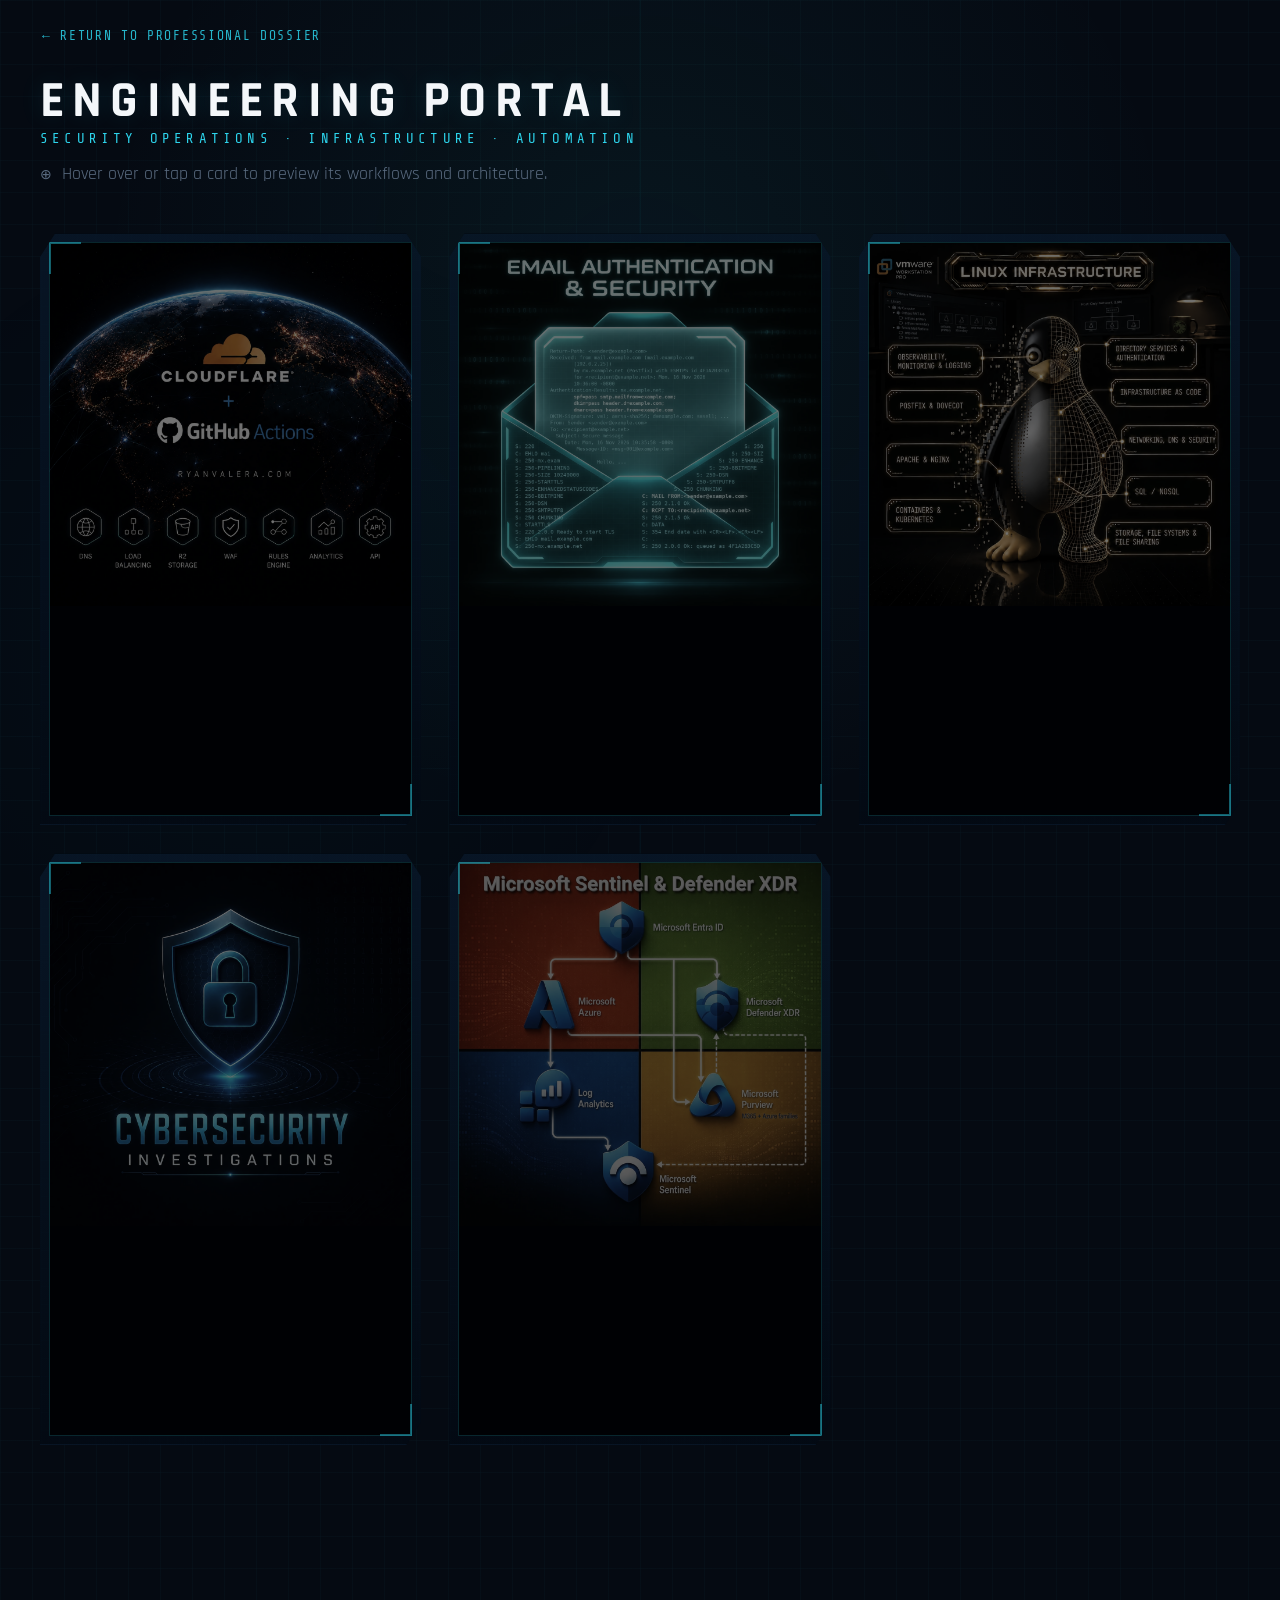
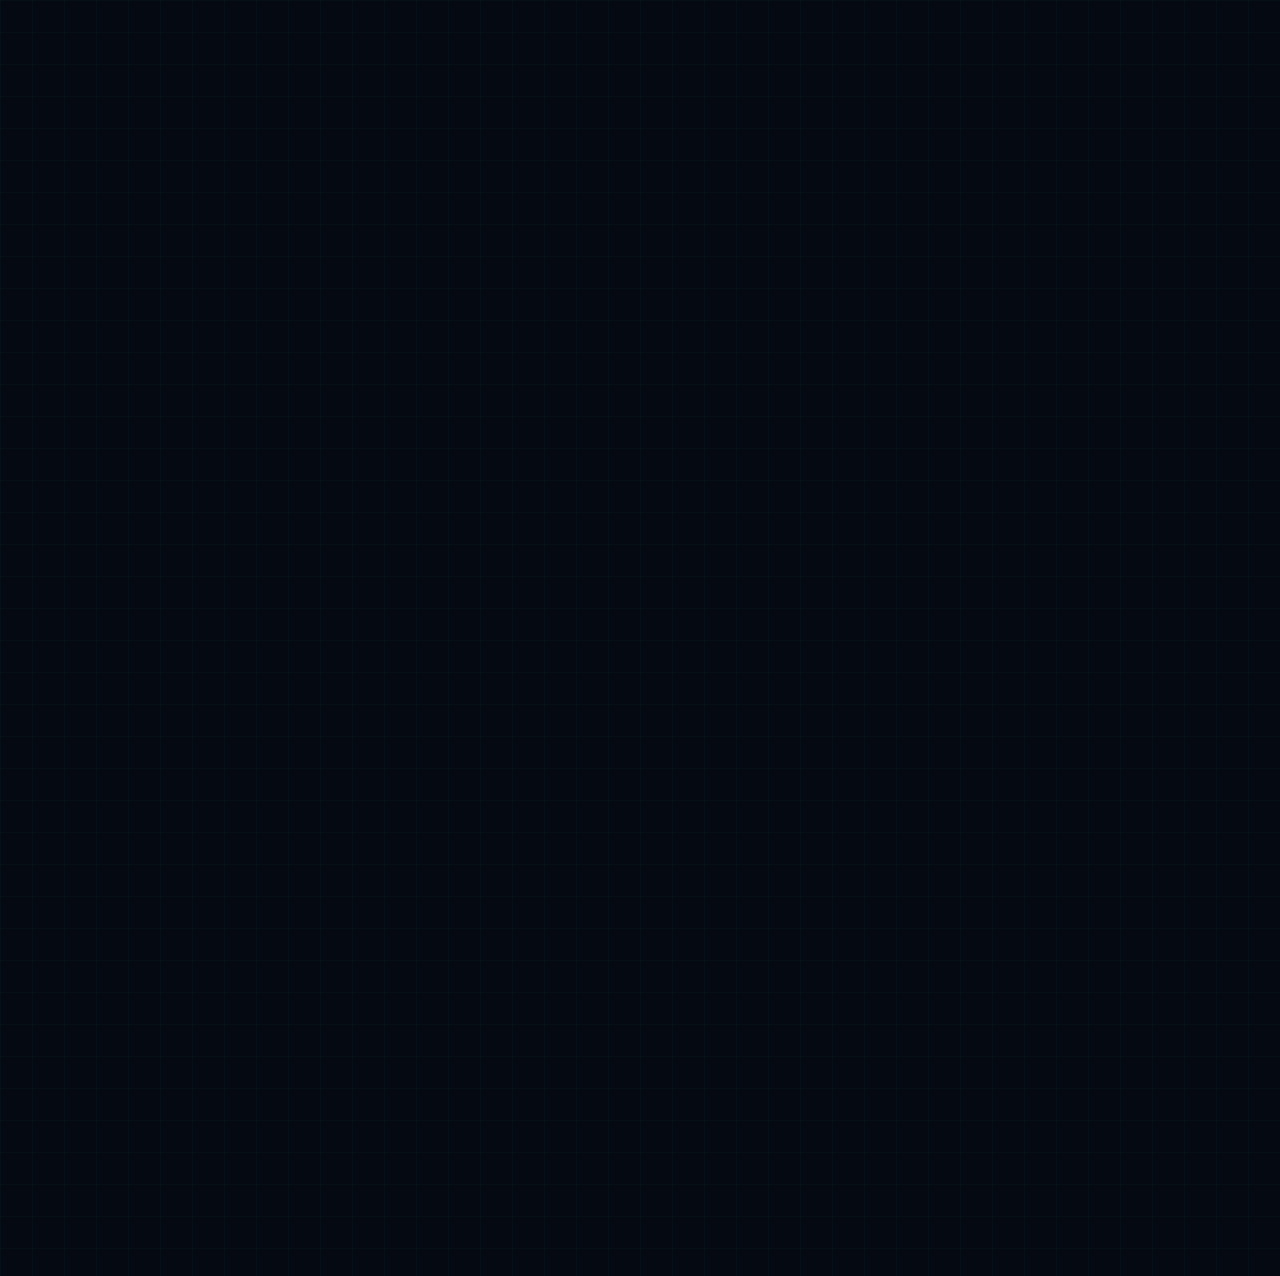
<file: projects.html>
<!DOCTYPE html>
<html lang="en">
<head>
    <meta charset="UTF-8">
    <meta name="viewport" content="width=device-width, initial-scale=1.0">
    <title>Ryan Valera — Engineering Portal</title>
    <link rel="canonical" href="https://ryanvalera.com/projects">
    <link rel="icon" href="/favicon.ico?v=1.0.0" sizes="any">
    <link rel="icon" type="image/png" sizes="32x32" href="/assets/images/favicon-32.png?v=1.0.0">
    <link rel="icon" type="image/png" sizes="16x16" href="/assets/images/favicon-16.png?v=1.0.0">
    <link rel="apple-touch-icon" href="/assets/images/apple-touch-icon.png?v=1.0.0">
    <link rel="manifest" href="/site.webmanifest?v=1.0.0">
    <meta name="theme-color" content="#050a12">
    <link rel="preconnect" href="https://fonts.googleapis.com">
    <link rel="preconnect" href="https://fonts.gstatic.com" crossorigin>
    <link href="https://fonts.googleapis.com/css2?family=Rajdhani:wght@400;500;600;700&family=Share+Tech+Mono&display=swap" rel="stylesheet">
    <link rel="stylesheet" href="assets/css/variables.css?v=1.3.0">
    <link rel="stylesheet" href="assets/css/projects.css?v=1.5.14">
</head>
<body>
<div class="projects-shell">
    <header class="projects-header">
        <a href="profile.html" class="return-link">&larr; RETURN TO PROFESSIONAL DOSSIER</a>
        <h1 id="portal-title"></h1>
        <p class="eyebrow" id="portal-eyebrow"></p>
        <p class="intro" id="portal-intro"><span class="hint-reticle" aria-hidden="true">&#8853;</span><span class="hint-text" id="portal-intro-text"></span></p>
        <div class="status-pill" id="portal-status">
            <span class="status-dot" id="portal-status-dot"></span>
            <span class="status-label" id="portal-status-label"></span>
            <span class="status-value" id="portal-status-value"></span>
        </div>
    </header>
    <main class="project-grid" aria-label="Featured engineering projects">
        <!-- ═══════════════════════════════════════════
             CARD 1 — Cloudflare Platform
        ═══════════════════════════════════════════ -->
        <div class="active-card-wrap">
            <article class="project-card active-card" id="card-cloudflare" tabindex="0"
                     aria-label="Cloudflare Platform — hover to preview engineering">
                <div class="card-corner card-corner--tl"></div>
                <div class="card-corner card-corner--br"></div>
                <div class="card-scanlines"></div>
                <div class="card-noise"></div>
                <div class="card-grid-overlay"></div>
                <div class="card-visual card-visual--cf" aria-hidden="true">
                    <!-- Layer 1: Static artwork -->
                </div>
                <section class="card-body-description">
                    <p id="cloudflare-desc"></p>
                    <a href="media.html?project=cloudflare"
                       class="card-cta" id="cloudflare-btn"
                       style="opacity:0;pointer-events:none">VIEW ENGINEERING <span>›</span></a>
                </section>
            </article>
        </div>
        <!-- ═══════════════════════════════════════════
             CARD 2 — Email Authentication & Security
        ═══════════════════════════════════════════ -->
        <div class="active-card-wrap">
            <article class="project-card active-card" id="card-email" tabindex="0"
                     aria-label="Email Authentication and Security — hover to preview engineering">
                <div class="card-corner card-corner--tl"></div>
                <div class="card-corner card-corner--br"></div>
                <div class="card-scanlines"></div>
                <div class="card-noise"></div>
                <div class="card-grid-overlay"></div>
                <div class="card-visual card-visual--email" aria-hidden="true">
                    <!-- Layer 1: Static artwork -->
                </div>
                <section class="card-body-description">
                    <p id="email-desc"></p>
                    <a href="media.html?project=email"
                       class="card-cta" id="email-btn"
                       style="opacity:0;pointer-events:none">VIEW ENGINEERING <span>›</span></a>
                </section>
            </article>
        </div>
        <!-- ═══════════════════════════════════════════
             CARD 3 — Linux Infrastructure
        ═══════════════════════════════════════════ -->
        <div class="active-card-wrap">
            <article class="project-card active-card" id="card-linux" tabindex="0"
                     aria-label="Linux Infrastructure — hover to preview engineering">
                <div class="card-corner card-corner--tl"></div>
                <div class="card-corner card-corner--br"></div>
                <div class="card-scanlines"></div>
                <div class="card-noise"></div>
                <div class="card-grid-overlay"></div>
                <div class="card-visual card-visual--linux" aria-hidden="true">
                    <!-- Layer 1: Static artwork -->
                </div>
                <section class="card-body-description">
                    <p id="linux-desc"></p>
                    <a href="media.html?project=linux"
                       class="card-cta" id="linux-btn"
                       style="opacity:0;pointer-events:none">VIEW ENGINEERING <span>&rsaquo;</span></a>
                </section>
            </article>
        </div>
        <!-- ═══════════════════════════════════════════
             CARD 4 — Cybersecurity Investigations
        ═══════════════════════════════════════════ -->
        <div class="active-card-wrap">
            <article class="project-card active-card" id="card-cyber" tabindex="0"
                     aria-label="Cybersecurity Investigations — hover to preview engineering">
                <div class="card-corner card-corner--tl"></div>
                <div class="card-corner card-corner--br"></div>
                <div class="card-scanlines"></div>
                <div class="card-noise"></div>
                <div class="card-grid-overlay"></div>
                <div class="card-visual card-visual--cyber" aria-hidden="true">
                    <!-- Layer 1: Static artwork -->
                </div>
                <section class="card-body-description">
                    <p id="cyber-desc"></p>
                    <a href="media.html?project=cyber"
                       class="card-cta" id="cyber-btn"
                       style="opacity:0;pointer-events:none">VIEW ENGINEERING <span>›</span></a>
                </section>
            </article>
        </div>
        <!-- ═══════════════════════════════════════════
             CARD 5 — Microsoft Sentinel & Defender XDR
        ═══════════════════════════════════════════ -->
        <div class="active-card-wrap">
            <article class="project-card active-card" id="card-sentinel" tabindex="0"
                     aria-label="Microsoft Sentinel and Defender XDR — hover to preview engineering">
                <div class="card-corner card-corner--tl"></div>
                <div class="card-corner card-corner--br"></div>
                <div class="card-scanlines"></div>
                <div class="card-noise"></div>
                <div class="card-grid-overlay"></div>
                <div class="card-visual card-visual--sentinel" aria-hidden="true">
                    <!-- Layer 1: Static artwork -->
                </div>
                <section class="card-body-description">
                    <p id="sentinel-desc"></p>
                    <a href="media.html?project=sentinel"
                       class="card-cta" id="sentinel-btn"
                       style="opacity:0;pointer-events:none">VIEW ENGINEERING <span>›</span></a>
                </section>
            </article>
        </div>
        <!-- ═══════════════════════════════════════════
             CARD 6 — Penetration Testing
        ═══════════════════════════════════════════ -->
        <div class="active-card-wrap">
            <article class="project-card active-card" id="card-pentest" tabindex="0"
                     aria-label="Penetration Testing — hover to preview engineering">
                <div class="card-corner card-corner--tl"></div>
                <div class="card-corner card-corner--br"></div>
                <div class="card-scanlines"></div>
                <div class="card-noise"></div>
                <div class="card-grid-overlay"></div>
                <div class="card-visual card-visual--pentest" aria-hidden="true">
                    <!-- Layer 1: Static artwork -->
                </div>
                <section class="card-body-description">
                    <p id="pentest-desc"></p>
                    <a href="media.html?project=pentest"
                       class="card-cta" id="pentest-btn"
                       style="opacity:0;pointer-events:none">VIEW ENGINEERING <span>›</span></a>
                </section>
            </article>
        </div>
        <!-- ═══════════════════════════════════════════
             CARD 7 — File Triage Orchestration API
        ═══════════════════════════════════════════ -->
        <div class="active-card-wrap">
            <article class="project-card active-card" id="card-fastapi" tabindex="0"
                     aria-label="File Triage Orchestration API — hover to preview engineering">
                <div class="card-corner card-corner--tl"></div>
                <div class="card-corner card-corner--br"></div>
                <div class="card-scanlines"></div>
                <div class="card-noise"></div>
                <div class="card-grid-overlay"></div>
                <div class="card-visual card-visual--fastapi" aria-hidden="true">
                    <!-- Layer 1: Static artwork -->
                </div>
                <section class="card-body-description">
                    <p id="fastapi-desc"></p>
                    <a href="media.html?project=fastapi"
                       class="card-cta" id="fastapi-btn"
                       style="opacity:0;pointer-events:none">VIEW ENGINEERING <span>›</span></a>
                </section>
            </article>
        </div>
        <!-- ═══════════════════════════════════════════
             CARD 8 — AI Engineering Validation Platform
        ═══════════════════════════════════════════ -->
        <div class="active-card-wrap">
            <article class="project-card active-card" id="card-aivp" tabindex="0"
                     aria-label="AI Engineering Validation Platform — hover to preview engineering">
                <div class="card-corner card-corner--tl"></div>
                <div class="card-corner card-corner--br"></div>
                <div class="card-scanlines"></div>
                <div class="card-noise"></div>
                <div class="card-grid-overlay"></div>
                <div class="card-visual card-visual--aivp" aria-hidden="true">
                    <!-- Layer 1: Static artwork -->
                </div>
                <section class="card-body-description">
                    <p id="aivp-desc"></p>
                    <a href="media.html?project=aivp"
                       class="card-cta" id="aivp-btn"
                       style="opacity:0;pointer-events:none">VIEW ENGINEERING <span>›</span></a>
                </section>
            </article>
        </div>
        <!-- ═══════════════════════════════════════════
             CARD 9 — AWS Reliability Layer
        ═══════════════════════════════════════════ -->
        <div class="active-card-wrap">
            <article class="project-card active-card" id="card-aws" tabindex="0"
                     aria-label="AWS Reliability Layer — hover to preview engineering">
                <div class="card-corner card-corner--tl"></div>
                <div class="card-corner card-corner--br"></div>
                <div class="card-scanlines"></div>
                <div class="card-noise"></div>
                <div class="card-grid-overlay"></div>
                <div class="card-visual card-visual--aws" aria-hidden="true">
                    <!-- Layer 1: Static artwork -->
                </div>
                <section class="card-body-description">
                    <p id="aws-desc"></p>
                    <a href="media.html?project=aws"
                       class="card-cta" id="aws-btn"
                       style="opacity:0;pointer-events:none">VIEW ENGINEERING <span>›</span></a>
                </section>
            </article>
        </div>
        <!-- ═══════════════════════════════════════════
             CARD 10 — Healthcare IT & Security (active)
             The ids and the artwork class keep the name "orthanc" so that a
             cached copy of this page keeps working with newer assets.
        ═══════════════════════════════════════════ -->
        <div class="active-card-wrap">
            <article class="project-card active-card" id="card-orthanc" tabindex="0"
                     aria-label="Healthcare IT and Security — hover to preview engineering">
                <div class="card-corner card-corner--tl"></div>
                <div class="card-corner card-corner--br"></div>
                <div class="card-scanlines"></div>
                <div class="card-noise" id="card-noise"></div>
                <div class="card-grid-overlay"></div>
                <div class="card-visual card-visual--orthanc" aria-hidden="true">
                    <!-- Layer 1: Static artwork -->
                </div>
                <section class="card-body-description">
                    <p id="orthanc-desc"></p>
                    <a href="media.html?project=healthcare"
                       class="card-cta" id="orthanc-btn"
                       style="opacity:0;pointer-events:none">VIEW ENGINEERING <span>›</span></a>
                </section>
            </article>
            <!-- Cut corner lines — outside clip-path so they render over the diagonal -->
            <div class="cut-corner-lines" aria-hidden="true"></div>
        </div>
        <!-- ═══════════════════════════════════════════
             CARD 11 — Pending Initialization
        ═══════════════════════════════════════════ -->
        <div class="active-card-wrap pending-card-wrap">
            <article class="project-card pending-card" aria-hidden="true">

                <div class="pending-visual">
                    <p class="pending-label">PENDING INITIALIZATION</p>
                    <p class="pending-sublabel">// PROJECT SLOT RESERVED</p>
                </div>

                <section class="card-body-description pending-description">
                    <p>Project currently in development. Engineering case study pending.</p>
                </section>

            </article>
        </div>
        <!-- ═══════════════════════════════════════════
             CARD 12 — Pending Initialization
        ═══════════════════════════════════════════ -->
        <div class="active-card-wrap pending-card-wrap">
            <article class="project-card pending-card" aria-hidden="true">

                <div class="pending-visual">
                    <p class="pending-label">PENDING INITIALIZATION</p>
                    <p class="pending-sublabel">// PROJECT SLOT RESERVED</p>
                </div>

                <section class="card-body-description pending-description">
                    <p>Project currently in development. Engineering case study pending.</p>
                </section>

            </article>
        </div>
    </main>
    <footer class="projects-footer">
        <span class="footer-item" id="footer-item-0"><a href="index.html">SYSTEM SELECT</a></span>
        <span class="footer-item footer-div" id="footer-div-0"><span>/</span></span>
        <span class="footer-item" id="footer-item-1"><a href="profile.html">PROFESSIONAL DOSSIER</a></span>
        <span class="footer-item footer-div" id="footer-div-1"><span>/</span></span>
        <span class="footer-item" id="footer-item-2"><strong aria-current="page">ENGINEERING PORTAL</strong></span>
        <span class="footer-item footer-div" id="footer-div-2"><span>/</span></span>
        <span class="footer-item" id="footer-item-3"><a href="contact.html">CONTACT</a></span>
    </footer>
</div>
<script src="assets/js/projects.js?v=1.4.12"></script>
</body>
</html>
</file>
<file: assets/css/variables.css>
/* ─────────────────────────────────────────────
   variables.css
   Shared design tokens for ryanvalera-com
   Used across index.html (landing) and profile.html
───────────────────────────────────────────── */

:root {
  /* Background */
  --bg-base: #050a12;
  --bg-panel: #0a1220;
  --bg-panel-raised: #0d1626;

  /* Accent - primary teal/cyan (matches profile dossier mock) */
  --accent-teal: #2dd4ec;
  --accent-teal-dim: #1a7f91;
  --accent-teal-glow: rgba(45, 212, 236, 0.35);

  /* Status green */
  --status-green: #2ecc71;
  --status-green-dim: #1e8a4d;

  /* Locked / inactive state */
  --locked-border: #1c2940;
  --locked-text: #4a5a72;
  --locked-bg: #0a0f1a;

  /* Text */
  --text-primary: #f4f7fa;
  --text-secondary: #9fb3c8;
  --text-muted: #5a6b80;

  /* Borders & lines */
  --border-default: #1c2940;
  --border-active: var(--accent-teal);

  /* Typography */
  --font-display: 'Rajdhani', 'Share Tech Mono', sans-serif;
  --font-mono: 'Share Tech Mono', monospace;
  --font-body: 'Rajdhani', sans-serif;

  /* Letter spacing scale */
  --tracking-tight: 0.5px;
  --tracking-normal: 1.5px;
  --tracking-wide: 3px;
  --tracking-wider: 5px;

  /* Spacing scale */
  --space-xs: 4px;
  --space-sm: 8px;
  --space-md: 16px;
  --space-lg: 24px;
  --space-xl: 40px;
  --space-2xl: 64px;

  /* Radii - kept minimal, this aesthetic is mostly hard angles */
  --radius-sm: 2px;
  --radius-md: 4px;

  /* Transitions */
  --transition-fast: 120ms ease-out;
  --transition-default: 200ms ease-out;

  /* Z-index scale */
  --z-base: 1;
  --z-overlay: 10;
  --z-tooltip: 20;
}
</file>
<file: assets/css/styles.css>
/* ─────────────────────────────────────────────
   styles.css
   Landing page (index.html) visual framework
   Depends on variables.css for design tokens
───────────────────────────────────────────── */

* {
  box-sizing: border-box;
  margin: 0;
  padding: 0;
}

html, body {
  background: var(--bg-base);
  color: var(--text-primary);
  font-family: var(--font-body);
  min-height: 100vh;
  overflow-x: hidden;
}

body {
  display: flex;
  flex-direction: column;
  min-height: 100vh;
  padding: var(--space-lg);
  position: relative;
}

body::before {
  content: '';
  position: fixed;
  inset: 0;
  background-image:
          linear-gradient(var(--locked-border) 1px, transparent 1px),
          linear-gradient(90deg, var(--locked-border) 1px, transparent 1px);
  background-size: 32px 32px;
  opacity: 0.25;
  pointer-events: none;
  z-index: 0;
}

header {
  position: relative;
  z-index: var(--z-base);
  text-align: center;
  padding: var(--space-lg) 0 var(--space-2xl);
  min-height: 200px;
}

header h1 {
  font-family: var(--font-display);
  font-weight: 600;
  font-size: clamp(1.5rem, 4vw, 2.5rem);
  letter-spacing: var(--tracking-wider);
  text-transform: uppercase;
  color: var(--text-primary);
  position: relative;
  display: inline-block;
  padding: 0 var(--space-xl);
  min-height: 1.3em;
}

header h1::before,
header h1::after {
  content: '';
  position: absolute;
  top: 50%;
  width: var(--space-xl);
  height: 1px;
  background: var(--accent-teal);
  opacity: 0.6;
}

header h1::before { left: -10px; }
header h1::after { right: -10px; }

header p {
  font-size: 0.963rem;
  letter-spacing: var(--tracking-tight);
  color: var(--text-secondary);
  margin-top: var(--space-sm);
  min-height: 1.4em;
}

header p:first-of-type {
  color: var(--text-primary);
  font-weight: 600;
  margin-top: var(--space-lg);
  text-transform: uppercase;
  letter-spacing: var(--tracking-normal);
}

main {
  flex: 1;
  display: flex;
  align-items: center;
  justify-content: center;
  gap: 120px;
  flex-wrap: wrap;
  position: relative;
  z-index: var(--z-base);
}

.card {
  position: relative;
  background: var(--bg-panel);
  border: 1px solid var(--border-default);
  padding: var(--space-lg);
  width: 260px;
  min-height: 360px;
  outline: none;
  transition: var(--transition-default);
}

/* Card role streaming cursor RETIRED for PASS L1 -- its PAINT, not its layout.
   The reveal now runs across eight keys per card, so a role-anchored caret is
   misleading once the active key has moved on, and it would add a second moving
   paint layer over the region the no-ink differential oracle measures.

   The production caret sat at opacity 0 but still occupied 1px + 2px margin of
   inline layout, and the adopted baseline was measured with it there. Card 01's
   two authored role text nodes also lay out exactly one LayoutUnit (1/64 px) wider
   than production's single node. At 430 and 900 -- the witness widths at which the
   L1 differential was measured, no mechanism asserted -- the measured candidate
   offset was -2.984375 px, and this invisible footprint cancels it EXACTLY:
     0.984375 px (63/64) + 2 px margin = 2.984375 px.
   No background, no opacity, no animation, no visible property. */
.card-role::after {
  content: '';
  display: inline-block;
  width: 0.984375px;
  height: 0.9em;
  margin-left: 2px;
  vertical-align: middle;
}


/* ── Active card shell ── */
.card-active {
  background: var(--bg-panel-raised);
  border-color: transparent;
  border: none;
  width: 515px;
  min-height: 425px;
  display: flex;
  flex-direction: row;
  position: relative;
  overflow: hidden;
  box-shadow: 0 0 32px rgba(45, 212, 236, 0.08);
}

/* GROUP R: hidden reveal state is a JS-only enhancement (see profile.css). */
.js .card-active {
  clip-path: inset(50% 0 50% 0);
}

/* ─────────────────────────────────────────────
   Dual border system — outer wrapper + inner frame.
   Matches Engineering Portal card architecture.
───────────────────────────────────────────── */

.card-glow-wrapper {
  position: relative;
  border: 1px solid transparent;
  transition: var(--transition-default), border-color 250ms ease 150ms;
  /* clip-path on the inner .card-active bleeds outside overflow:hidden
     so the wrapper must not clip itself */
  overflow: visible;
}

.card-glow-wrapper.frame-visible {
  border-color: var(--accent-teal-dim);
}

.card-glow-wrapper:hover {
  border-color: var(--accent-teal);
  box-shadow: 0 0 12px var(--accent-teal), 0 0 40px var(--accent-teal-glow);
}

.card-glow-wrapper:hover .card-visual {
  filter: brightness(1.10) saturate(1.05);
}

/* Inner frame — appears once card materializes */
.card-glow-wrapper::after {
  content: '';
  position: absolute;
  inset: 8px;
  pointer-events: none;
  z-index: 30;
  border: 1px solid rgba(45, 212, 236, 0.28);
  opacity: 0;
  transition: opacity 250ms ease 150ms;
  background-image:
          linear-gradient(var(--accent-teal), var(--accent-teal)),
          linear-gradient(var(--accent-teal), var(--accent-teal)),
          linear-gradient(var(--accent-teal), var(--accent-teal)),
          linear-gradient(var(--accent-teal), var(--accent-teal));
  background-repeat: no-repeat;
  background-size:
          1px 18px,
          18px 1px,
          1px 18px,
          18px 1px;
  background-position:
          0 0,
          0 0,
          100% 100%,
          100% 100%;
}

.card-glow-wrapper.frame-visible::after {
  opacity: 1;
}

/* ── Portrait panel (Card 01) ── */
.card-active::before {
  content: none;
}

.card-active:hover::before {
  content: none;
}

/* ── On-hover wave/scan sweep (ported from profile.html image-rail hover-scan) ──
   A translucent teal band sweeps top→bottom across the whole panel on hover.
   Set z-index to 0 instead of 2 if you'd rather the sweep pass behind the text. */
.card-active::after {
  content: '';
  position: absolute;
  inset: 0;
  pointer-events: none;
  z-index: 2;
  opacity: 0;
  background: linear-gradient(
          to bottom,
          transparent 0%,
          rgba(45, 212, 236, 0.03) 46%,
          rgba(45, 212, 236, 0.18) 49%,
          rgba(45, 212, 236, 0.28) 50%,
          rgba(45, 212, 236, 0.18) 51%,
          rgba(45, 212, 236, 0.03) 54%,
          transparent 100%
  );
  background-size: 100% 300%;
  background-position: 0 -100%;
}

.card-active:hover::after {
  animation: hover-scan 1400ms ease-in-out 1 forwards;
}

@keyframes hover-scan {
  0%   { opacity: 0;   background-position: 0 -100%; }
  10%  { opacity: 0.8; background-position: 0 -70%;  }
  88%  { opacity: 0.6; background-position: 0  170%; }
  100% { opacity: 0;   background-position: 0  200%; }
}

@media (prefers-reduced-motion: reduce) {
  .card-active::after { display: none; }
}

.card-active:hover {
  cursor: pointer;
}

.card-active:hover .card-portrait-img {
  filter: contrast(1.05) saturate(0.95) brightness(1.10);
}

.card-portrait {
  position: absolute;
  top: 0;
  right: -60px;
  bottom: 0;
  left: 0;
  pointer-events: none;
  opacity: 1;
}

/* Required by the responsive source: without display:contents the <picture>
   becomes a layout box between .card-portrait and the image, and the
   image's 100%/100% would resolve against IT rather than the positioned
   container. This preserves the existing image-box behaviour; it is not
   art direction. */
.card-portrait picture {
  display: contents;
}

.card-portrait-img {
  width: 100%;
  height: 100%;
  object-fit: contain;
  object-position: 85% bottom;
  display: block;
  filter: contrast(1.05) saturate(0.85) brightness(0.90);
  padding-top: 25px;
  box-sizing: border-box;
  transition: filter 350ms ease;
}

.card-portrait-overlay {
  position: absolute;
  inset: 0;
  background:
          linear-gradient(
                  to right,
                  var(--bg-panel-raised) 0%,
                  rgba(5, 10, 18, 0.92) 20%,
                  rgba(5, 10, 18, 0.55) 50%,
                  rgba(5, 10, 18, 0.1) 75%,
                  rgba(5, 10, 18, 0.0) 100%
          ),
          linear-gradient(
                  to left,
                  rgba(5, 10, 18, 0.98) 0%,
                  rgba(5, 10, 18, 0.82) 15%,
                  transparent 45%
          ),
          linear-gradient(
                  to top,
                  rgba(5, 10, 18, 0.95) 0%,
                  rgba(5, 10, 18, 0.55) 20%,
                  transparent 45%
          );
}

/* ── Artwork panel (Card 02 — Engineering Portal) ── */
.card-visual {
  position: absolute;
  top: 0;
  right: 0;
  bottom: 0;
  left: 0;
  pointer-events: none;
  opacity: 1;
  background-size: cover;
  background-position: center;
  background-repeat: no-repeat;
  filter: brightness(0.85) saturate(0.90);
  transition: filter 350ms ease;
}

.card-visual--portal {
  background-image: url('../../assets/images/engineering-cybersec-portal-background.webp?v=1.4.0');
}

.card-visual-overlay {
  position: absolute;
  inset: 0;
  pointer-events: none;
  z-index: 0;
  background:
          linear-gradient(to bottom, rgba(5, 10, 18, .95) 0%, transparent 15%),
          linear-gradient(to top,    rgba(5, 10, 18, .95) 0%, transparent 15%),
          linear-gradient(to right,  rgba(5, 10, 18, .95) 0%, transparent 50%),
          linear-gradient(to left,   rgba(5, 10, 18, .95) 0%, transparent 15%);
}

/* ── Card content layer ── */
.card-content {
  position: relative;
  z-index: 1;
  display: flex;
  flex-direction: column;
  padding: var(--space-lg);
  width: 100%;
  min-height: 100%;
}

/* ── Materialize animation ── */
@keyframes card-materialize {
  0% {
    clip-path: inset(50% 0 50% 0);
    box-shadow: 0 0 0 rgba(45, 212, 236, 0);
    border-color: var(--accent-teal);
  }
  10% {
    clip-path: inset(49% 0 49% 0);
    box-shadow: 0 0 20px rgba(45, 212, 236, 0.35);
    border-color: var(--accent-teal);
  }
  65% {
    clip-path: inset(0% 0 0% 0);
    box-shadow: 0 0 36px rgba(45, 212, 236, 0.22);
    border-color: var(--accent-teal);
  }
  85% {
    clip-path: inset(0% 0 0% 0);
    box-shadow: 0 0 44px rgba(45, 212, 236, 0.28);
    border-color: var(--accent-teal);
  }
  100% {
    clip-path: inset(0% 0 0% 0);
    box-shadow: 0 0 32px rgba(45, 212, 236, 0.08);
    border-color: var(--accent-teal-dim);
  }
}

@keyframes card-content-fade {
  0%   { opacity: 0; }
  100% { opacity: 1; }
}

.card-active.materialized {
  animation: card-materialize 380ms ease-out forwards;
}

.card-active.materialized .card-number,
.card-active.materialized .card-role,
.card-active.materialized .card-name,
.card-active.materialized .card-tags,
.card-active.materialized .enter-system-btn {
  animation: card-content-fade 180ms ease-out 300ms both;
}

@media (prefers-reduced-motion: reduce) {
  .card-active {
    clip-path: none;
  }
  .card-active.materialized {
    animation: none;
    clip-path: none;
  }
  .card-active.materialized .card-number,
  .card-active.materialized .card-role,
  .card-active.materialized .card-name,
  .card-active.materialized .card-tags,
  .card-active.materialized .enter-system-btn {
    animation: none;
    opacity: 1;
  }
}

/* Fail-open final state. card-content-fade has `both` fill, so a re-materialized
   card would put an ALREADY-REACHABLE button at opacity 0 for ~480ms — an A-1
   SAFETY window. Mirrors the reduced-motion block above. */
.rv-failed .card-active {
  clip-path: none;
}
.rv-failed .card-active.materialized {
  animation: none;
  clip-path: none;
}
.rv-failed .card-active.materialized .card-number,
.rv-failed .card-active.materialized .card-role,
.rv-failed .card-active.materialized .card-name,
.rv-failed .card-active.materialized .card-tags,
.rv-failed .card-active.materialized .enter-system-btn {
  animation: none;
  opacity: 1;
}
/* Belt and braces. failOpen() removes .js, which already unmatches the pending
   rule; this covers a .rv-failed state reached without that removal. */
.rv-failed .enter-system-btn {
  visibility: visible;
}

/* ── Card content typography ── */
.card-number {
  font-family: var(--font-mono);
  font-size: 1.874rem;
  color: var(--accent-teal-dim);
  line-height: 1;
}

.card-role {
  font-family: var(--font-mono);
  font-size: 0.749rem;
  letter-spacing: var(--tracking-wide);
  text-transform: uppercase;
  color: var(--accent-teal);
  margin-top: var(--space-xs);
  /* Wrap long role lines before they overlay the portrait
     (breaks "SECURITY OPERATIONS & INFRASTRUCTURE" onto two lines) */
  max-width: 300px;
  line-height: 1.5;
}

/* PASS L1 reveal -- INVERTED Custom Highlight.
   Paint properties only. Nothing here participates in layout: every governed key
   keeps its complete text, natural wrapping and intrinsic width throughout.

   The element keeps its ORDINARY colour. The unrevealed suffix is covered by a
   per-card Highlight painted transparent, and the reveal shrinks that range.
   Deleting a card's registry entry therefore REVEALS its text, which is why every
   failure path ends visible instead of risking stranded transparency.

   Card 01's role carries two adjacent INLINE spans. They exist to give the chain a
   stable node boundary for the authored 80ms pause; they must not take ownership
   of layout, so nothing here changes their inline behaviour or their colour. */
::highlight(rv-hide-01),
::highlight(rv-hide-02) {
  color: transparent;
}

/* CTA reveal lifecycle.
   .js gates the pending state on purpose: the bootstrap failsafe removes .js, so
   the rule simply stops matching and the control becomes visible with no
   specificity contest to win. This selector is (0,5,0): an override must beat
   that, or match it and appear LATER in this sheet. One that does neither looks
   like a fix and silently does nothing.

   Reduced motion needs no override here. initStream() returns before
   primeChain() on that path, so .cta-pending is never applied on an initial
   reduced-motion load. A mid-session change of prefers-reduced-motion is out of
   contract: the media query would go live while the chain is still running, and
   no CSS-only rule settles that -- it needs a whole-chain decision.

   The animation name differs from card-content-fade because the bootstrap's
   release listener filters on that name and is not once-only. */
.js .card-active.materialized .enter-system-btn.cta-pending {
  visibility: hidden;
}

.card-active.materialized .enter-system-btn.cta-revealing {
  animation: cta-reveal-fade 300ms ease forwards;
}

.card-active.materialized .enter-system-btn.cta-settled {
  animation: none;
  opacity: 1;
}

@keyframes cta-reveal-fade {
  0%   { opacity: 0; }
  100% { opacity: 1; }
}

.card-name {
  font-family: var(--font-display);
  font-weight: 600;
  font-size: 2.035rem;
  line-height: 1.1;
  letter-spacing: var(--tracking-tight);
  text-transform: uppercase;
  color: var(--text-primary);
  margin-top: var(--space-sm);
  padding-bottom: var(--space-sm);
}

.card-tags {
  list-style: none;
  margin-top: var(--space-md);
  flex: 1;
}

.card-tags li {
  font-size: 0.910rem;
  color: var(--text-secondary);
  padding: var(--space-xs) 0;
  letter-spacing: var(--tracking-tight);
}

/* PASS L2 F3: the '// ' prefix is DOM text in span.tag-prefix, inside the tag's
   hide Range, so it streams with the tag. Generated content (the former
   li::before) cannot be covered by a Range and painted before its tag began. */
.card-tags .tag-prefix {
  color: var(--accent-teal-dim);
}

.enter-system-btn {
  background: transparent;
  border: 1px solid var(--accent-teal);
  color: var(--accent-teal);
  font-family: var(--font-mono);
  font-size: 0.8925rem;
  letter-spacing: var(--tracking-normal);
  text-transform: uppercase;
  padding: var(--space-sm) var(--space-md);
  cursor: pointer;
  transition: var(--transition-default);
  margin-top: var(--space-md);
  width: fit-content;
}

@media (hover: hover) and (pointer: fine) {
  .enter-system-btn:hover {
    background: var(--accent-teal);
    color: var(--bg-base);
  }
}

.enter-system-btn:focus-visible {
  background: var(--accent-teal);
  color: var(--bg-base);
  outline: 2px solid rgba(45, 212, 236, 0.8);
  outline-offset: 4px;
}

.enter-system-btn:active {
  background: var(--accent-teal);
  color: var(--bg-base);
  box-shadow: inset 0 0 0 3px var(--bg-base);
}

/* ── Footer ── */
footer {
  position: relative;
  z-index: var(--z-base);
  display: flex;
  align-items: center;
  justify-content: center;
  flex-wrap: wrap;
  gap: var(--space-lg);
  padding: var(--space-lg) 0 0;
  font-family: var(--font-mono);
  font-size: 0.7rem;
  letter-spacing: var(--tracking-tight);
  text-transform: uppercase;
  color: var(--text-muted);
}

footer p:nth-child(1)::before,
footer p:nth-child(2)::before,
footer p:nth-child(3)::before {
  content: '● ';
  color: var(--status-green);
}

/* ── Responsive ── */
@media (max-width: 900px) {
  /* Mobile portrait composition. Card 01 uses a dedicated art-directed source
     below 901px. Card 02 has no portrait image, so the scoped rules below
     cannot reach it.

     The previous composition widened the card-top-to-role window to 50px and
     lowered the shared desktop source into it, because that source had no
     horizontal travel left to clear the subject from the right card edge at
     320px. The dedicated 1427x2512 source carries that clearance in its own
     canvas instead, so the window returns to the design token and the
     composition is expressed as a cover crop.

       margin-top var(--space-xs)   window returns to the 4px token
       object-fit cover             the canvas, not the offset, supplies the
                                    subject clearance
       object-position 50% 5.8904%  frozen Route B composition
       translateY(-2px)             retained from the shared mobile rule

     Route B under production typography: 320px right gap 4.00px, no head/role
     collision at any measured width, and bottom geometry at or better than the
     accepted baseline at 390/397/414/430/900. The lower subject edge descends
     into the established vignette by design; do not reinterpret that as a
     containment failure.

     The vertical percentage resolves against the content box, which is inset
     by the 25px padding-top on .card-portrait-img. Re-run the Card 01
     clearance checks before changing the padding, the canvas, or either
     object- value. */
  #card-profile .card-role {
    margin-top: var(--space-xs);
  }

  #card-profile .card-portrait-img {
    object-fit: cover;
    object-position: 50% 5.8904%;
  }

  .card-portrait-img {
    object-position: 90% bottom;
    transform: translateY(-2px);
  }

  main {
    flex-direction: column;
    /* Base gap is 120px, tuned for the side-by-side desktop pair. Stacked, it
       reads as two disconnected pages rather than one module list, so use the
       design token instead of an arbitrary literal. */
    gap: var(--space-2xl);
  }

  .card-active {
    /* Previously a flat max-width:320px, which left 70px of dead margin on a
       390px viewport while every other page used ~93% of available width.
       Now uses the site's responsive width language, capped for tablets. */
    width: min(100% - 28px, 560px);
    max-width: none;
  }

  .enter-system-btn {
    /* The label wraps below ~430px, which is fine -- but across two 20px bands
       (Portal 390-409, Dossier 410-429) the break landed so that the chevron
       was left alone on the second line. Balancing the line boxes keeps the
       separator with its label at every width without changing type size,
       padding, or the button box. */
    text-wrap: balance;
    /* <button> defaults to text-align:center. On a wrapped label that centres
       the shorter second line, and the chevron makes it read as weighted to
       one side. Left is also what the rest of the card content does. The
       button is width:fit-content, so on an unwrapped label there is no spare
       width for this to redistribute -- it only takes visible effect where the
       label actually wraps. */
    text-align: left;
    /* WCAG 2.5.5 control floor. A single-line CTA settles at 34px; wrapped it
       is already 50px. This is a FLOOR, not a fixed height -- the compliant
       two-line state must not be squeezed. inline-flex + align-items:center
       keeps the label optically centred once the box is taller than its text;
       justify-content:flex-start preserves the L2b flush-left contract. */
    min-height: 44px;
    display: inline-flex;
    align-items: center;
    justify-content: flex-start;
  }
}

@media (min-width: 393px) and (max-width: 900px) {
  /* Normalize the mobile CTA pair without altering its typography. The labels
     differ by two rendered character cells, so the shorter Portal control gets
     the equivalent width as right-side box chrome. This keeps both controls
     wrapped through 393-410 and gives them the same one-line transition at 411.

     Reconstruct the measured two-cell difference from the existing typography
     tokens instead of hardcoding a pixel width: ch supplies the glyph advance
     and the existing tracking token supplies the spacing component.

     Scope begins at 393 because 320-392 is already normalized by the card
     constraint, and ends at 900 because desktop remains intentionally unequal. */
  #card-portal .enter-system-btn {
    padding-right: calc(var(--space-md) + 2ch + 2 * var(--tracking-normal));
  }
}

/* Streaming geometry reservation -- footer status lines.

   Measured defect: `footer` is a centred wrapping flex row. While the three
   status lines stream, their intrinsic widths grow every tick, which re-runs
   the flex line assignment. hud-status3 crosses to the second flex line
   mid-stream and re-centres, relocating already-painted text by up to 150px
   horizontally. That is why its own text never re-wrapped (rectcount 0) while
   it moved 143px.

   Their final widths are known before the first character paints, so reserving
   them removes the moving geometry without changing how anything streams.

   Derived, not hardcoded. footer runs var(--font-mono), so 1ch is the glyph
   advance -- but `ch` EXCLUDES letter-spacing, and these lines carry
   var(--tracking-tight). Reserving Nch alone leaves ~7.5px short per line,
   which only relocates the flex crossing rather than removing it. The tracking
   term is therefore required, not cosmetic:
     15 chars -> 15ch + 15 * tracking = 108.53px against a 108.5px final width.

   Deliberately unconditional. A breakpoint here would need a defect boundary
   that has not been measured, and the reservation equals the natural width at
   every width, so it changes no settled geometry anywhere. */
footer p:nth-child(1) { min-width: calc(15ch + 15 * var(--tracking-tight)); }
footer p:nth-child(2),
footer p:nth-child(3) { min-width: calc(16ch + 16 * var(--tracking-tight)); }
</file>
<file: assets/css/contact.css>
/* ═══════════════════════════════════════════════════════
   contact.css — Contact Module (Milestone 8B)
   Dossier utility aesthetic. Endpoint, not showcase.
   Reuses profile panel border system verbatim.
═══════════════════════════════════════════════════════ */

*, *::before, *::after { box-sizing: border-box; }

html, body {
    margin: 0;
    padding: 0;
    min-height: 100vh;
    background: var(--bg-base);
    color: var(--text-primary);
    font-family: var(--font-body);
}

body {
    position: relative;
    padding: var(--space-lg) var(--space-xl) var(--space-2xl);
    background:
            linear-gradient(rgba(45,212,236,0.025) 1px, transparent 1px),
            linear-gradient(90deg, rgba(45,212,236,0.025) 1px, transparent 1px),
            radial-gradient(circle at 50% 10%, rgba(45,212,236,0.06), transparent 34rem),
            var(--bg-base);
    background-size: 32px 32px, 32px 32px, auto, auto;
}

body::before {
    content: '';
    position: fixed;
    inset: 0;
    background:
            linear-gradient(90deg, transparent 49.9%, rgba(45,212,236,0.08) 50%, transparent 50.1%),
            radial-gradient(circle at 20% 70%, rgba(45,212,236,0.06), transparent 30rem);
    opacity: 0.45;
    pointer-events: none;
    z-index: 0;
}

.contact-shell {
    position: relative;
    z-index: 1;
    width: 100%;
    max-width: 680px;
    margin: 0 auto;
    padding: 32px 0 28px;
}

/* ── Header ───────────────────────────────────────── */
.contact-header {
    position: relative;
    margin-bottom: 48px;
}

.return-link,
.return-link:visited {
    /* inline-block + vertical padding enlarges the clickable region without
       changing how the link reads in the header */
    display: inline-block;
    padding: 10px 2px;
    color: var(--accent-teal);
    text-decoration: none;
    font-family: var(--font-mono);
    font-size: 13px;
    letter-spacing: 0.13em;
    opacity: 0.85;
    transition: opacity 150ms ease;
}
/* Return-link interaction family (Profile header consistency): hover only for
   fine pointers, so a tap does not leave the link at full brightness; an
   explicit focus ring; pressed feedback. Same treatment on all four pages. */
@media (hover: hover) and (pointer: fine) {
    .return-link:hover { opacity: 1; }
}
.return-link:focus-visible {
    opacity: 1;
    outline: 2px solid rgba(45, 212, 236, 0.8);
    outline-offset: 2px;
}
.return-link:active { opacity: 1; }
/* Return-link tap target (global return-link task): an invisible 48px band,
   layout-neutral; the link sits above non-interactive header content so the
   whole band activates it. Same declarations on Profile, Projects, Contact and
   Media. */
.return-link { position: relative; z-index: 2; }
.return-link::after {
    content: ''; position: absolute; left: 0; right: 0;
    top: calc(50% - 24px); height: 48px;
}

.contact-header h1 {
    margin: 22px 0 4px;
    font-size: clamp(32px, 4vw, 56px);
    letter-spacing: 0.16em;
    line-height: 1;
    font-family: var(--font-display);
    color: var(--text-primary);
    text-shadow: 0 0 24px rgba(45,212,236,0.12);
    min-height: 1.1em;
}

.contact-sub {
    margin: 8px 0 0;
    color: var(--text-muted);
    font-family: var(--font-display);
    font-size: 16px;
    min-height: 1.4em;
}

/* ── Panel — profile dual-border system verbatim ── */
.contact-panel {
    background: var(--bg-panel);
    border: 1px solid var(--accent-teal-dim);
    padding: var(--space-lg);
    position: relative;
    transition: border-color 180ms ease, box-shadow 180ms ease;
    clip-path: inset(50% 0 50% 0);
}

/* Inner frame */
.contact-panel::before {
    content: '';
    position: absolute;
    inset: 8px;
    pointer-events: none;
    z-index: 1;
    border: 1px solid rgba(45,212,236,0.28);
    background-image:
            linear-gradient(var(--accent-teal), var(--accent-teal)),
            linear-gradient(var(--accent-teal), var(--accent-teal));
    background-repeat: no-repeat;
    background-size: 1px 18px, 18px 1px;
    background-position: 100% 100%, 100% 100%;
}

/* TL corner accent */
.contact-panel::after {
    content: '';
    position: absolute;
    top: 8px;
    left: 8px;
    width: 18px;
    height: 18px;
    border-color: var(--accent-teal);
    border-style: solid;
    border-width: 2px 0 0 2px;
    opacity: 0.7;
    pointer-events: none;
    z-index: 2;
}

/* Panel hover */
.contact-panel:hover {
    border-color: var(--accent-teal);
    outline: 1px solid var(--accent-teal);
    outline-offset: -1px;
}

/* Panel materialize */
@keyframes panel-materialize {
    0%   { clip-path: inset(50% 0 50% 0); border-color: var(--accent-teal); box-shadow: 0 0 0 rgba(45,212,236,0); }
    10%  { clip-path: inset(49% 0 49% 0); border-color: var(--accent-teal); box-shadow: 0 0 16px rgba(45,212,236,0.3); }
    65%  { clip-path: inset(0% 0 0% 0);   border-color: var(--accent-teal); box-shadow: 0 0 24px rgba(45,212,236,0.18); }
    85%  { clip-path: inset(0% 0 0% 0);   border-color: var(--accent-teal); box-shadow: 0 0 32px rgba(45,212,236,0.22); }
    100% { clip-path: inset(0% 0 0% 0);   border-color: var(--accent-teal-dim); box-shadow: none; }
}

.contact-panel.panel-materialized {
    animation: panel-materialize 380ms ease-out forwards;
}

@media (prefers-reduced-motion: reduce) {
    .contact-panel { clip-path: none; }
    .contact-panel.panel-materialized { animation: none; clip-path: none; }
}

/* ── Panel content ─────────────────────────────── */
.contact-name {
    font-family: var(--font-display);
    font-weight: 600;
    font-size: clamp(22px, 3vw, 30px);
    letter-spacing: 0.1em;
    text-transform: uppercase;
    color: var(--text-primary);
    min-height: 1.2em;
    position: relative;
    z-index: 3;
}

.contact-role {
    font-family: var(--font-mono);
    font-size: 0.749rem;
    letter-spacing: var(--tracking-wide);
    text-transform: uppercase;
    color: var(--accent-teal);
    margin-top: var(--space-xs);
    min-height: 1.2em;
    position: relative;
    z-index: 3;
}

.contact-divider {
    border: none;
    border-top: 1px solid var(--accent-teal-dim);
    margin: var(--space-lg) 0 var(--space-md);
    position: relative;
    z-index: 3;
}

/* ── Contact links ─────────────────────────────── */
.contact-links {
    list-style: none;
    margin: 0;
    padding: 0;
    position: relative;
    z-index: 3;
}

.contact-link-item {
    display: flex;
    align-items: baseline;
    gap: var(--space-md);
    padding: var(--space-sm) 0;
    border-bottom: 1px solid rgba(45,212,236,0.08);
    opacity: 0;
    transition: opacity 300ms ease;
}

.contact-link-item:last-child {
    border-bottom: none;
}

.contact-link-item.link-visible {
    opacity: 1;
}

.link-label {
    font-family: var(--font-mono);
    font-size: 0.749rem;
    letter-spacing: var(--tracking-wide);
    text-transform: uppercase;
    color: var(--text-muted);
    min-width: 80px;
    flex-shrink: 0;
}

.link-value {
    font-family: var(--font-mono);
    font-size: 0.856rem;
    letter-spacing: var(--tracking-tight);
    color: var(--accent-teal);
    text-decoration: none;
    transition: color 150ms ease;
}

.link-value:hover,
.link-value:focus-visible {
    color: var(--text-primary);
}

.link-value--muted {
    color: var(--text-secondary);
}

/* ── Footer ────────────────────────────────────── */
.contact-footer {
    margin-top: 48px;
    padding: 18px 0;
    border-top: 1px solid rgba(45,212,236,0);
    display: flex;
    justify-content: center;
    align-items: center;
    gap: 36px;
    font-family: var(--font-mono);
    font-size: 13px;
    letter-spacing: 0.18em;
    transition: border-color 400ms ease;
}

.contact-footer.footer-visible {
    border-color: rgba(45,212,236,0.22);
}

.contact-footer a,
.contact-footer a:visited {
    color: rgba(45,212,236,0.52);
    text-decoration: none;
    transition: color 150ms ease;
}

.contact-footer a:hover { color: var(--accent-teal); }
.contact-footer strong  { color: var(--text-primary); }
.contact-footer span    { color: rgba(45,212,236,0.22); }

.footer-item {
    opacity: 0;
    transition: opacity 220ms ease;
}

.footer-item.item-visible { opacity: 1; }

/* ── Responsive ─────────────────────────────────── */
/* See media.css — same 80px horizontal body padding, same correction. */
@media (max-width: 800px) {
    body { padding-inline: var(--space-md); }
}

@media (max-width: 720px) {
    /* 480px narrow composition kept; the extra 28px second gutter removed (the body
       already provides the 16px phone gutter, as on Profile). */
    .contact-shell { width: min(100%, 480px); }
    /* Footer nav (Engineering-card task): four destinations as a 2x2 grid of 48px
       targets; the divider glyphs are hidden. Above 720px the inline row is unchanged. */
    .contact-footer { display:grid; grid-template-columns:repeat(2,1fr); gap:0; font-size:11px; }
    .contact-footer .footer-item { display:block; }
    .contact-footer .footer-item.footer-div { display:none; }
    .contact-footer a, .contact-footer strong { display:flex; align-items:center; justify-content:center; min-height:48px; padding:0 8px; text-align:center; }
    .contact-link-item { flex-direction: column; gap: var(--space-xs); }
}

@media (prefers-reduced-motion: reduce) {
    .contact-link-item { opacity: 1; }
    .footer-item { opacity: 1; }
    .contact-footer { border-color: rgba(45,212,236,0.22); }
}

/* ═══════════════════════════════════════════════════════
   System Status container — ported from profile dossier
   Renders "SYSTEM STATUS / OPERATIONAL" with the same
   label-stream → dot/value fade → border-draw sequence.
═══════════════════════════════════════════════════════ */
#system-status {
    position: absolute;
    top: 0;
    right: 0;
    z-index: 5;
    display: flex;
    align-items: center;
    gap: var(--space-sm);
    border: none;
    padding: var(--space-sm) var(--space-md);
    white-space: nowrap;
    opacity: 0;
    box-shadow: 0 0 12px rgba(45, 212, 236, 0.08);
}

#system-status.status-label-done { opacity: 1; }
/* Narrow header (global return-link task): the status unit joins the header flow
   below the text group, as on Profile and Projects; relative, so its
   ::before/::after frame resolves against the status itself. Above 800px it
   stays top-right. */
@media (max-width: 800px) {
    #system-status { position: relative; top: auto; right: auto; display: inline-flex; margin-top: 18px; }
}

#system-status::before,
#system-status::after {
    content: '';
    position: absolute;
    border-color: var(--border-default);
    border-style: solid;
}

#system-status::before {
    top: -1px;
    left: -1px;
    width: 0;
    height: 0;
    border-width: 1px 0 0 0;
}

#system-status::after {
    bottom: -1px;
    right: -1px;
    width: 0;
    height: 0;
    border-width: 0 0 1px 0;
}

@keyframes status-border-top-right {
    0%    { width: 0;    height: 0;    border-width: 1px 0 0 0; }
    50%   { width: 100%; height: 0;    border-width: 1px 0 0 0; }
    50.1% { width: 100%; height: 0;    border-width: 1px 1px 0 0; }
    100%  { width: 100%; height: 100%; border-width: 1px 1px 0 0; }
}

@keyframes status-border-bottom-left {
    0%    { width: 0;    height: 0;    border-width: 0 0 1px 0; }
    50%   { width: 100%; height: 0;    border-width: 0 0 1px 0; }
    50.1% { width: 100%; height: 0;    border-width: 0 0 1px 1px; }
    100%  { width: 100%; height: 100%; border-width: 0 0 1px 1px; }
}

#system-status.border-draw::before {
    animation: status-border-top-right 600ms ease-in-out forwards;
    border-color: var(--accent-teal-dim);
}

#system-status.border-draw::after {
    animation: status-border-bottom-left 600ms ease-in-out forwards;
    border-color: var(--accent-teal-dim);
}

#system-status .status-dot {
    width: 8px;
    height: 8px;
    border-radius: 50%;
    background: var(--status-green);
    box-shadow: 0 0 6px var(--status-green);
    flex-shrink: 0;
    opacity: 0;
    transition: opacity 2400ms ease-in;
}

#system-status .status-dot.visible { opacity: 1; }

#system-status .status-label {
    font-family: var(--font-mono);
    font-size: 0.749rem;
    letter-spacing: var(--tracking-normal);
    text-transform: uppercase;
    color: var(--text-muted);
}

#system-status .status-value {
    font-family: var(--font-mono);
    font-size: 0.856rem;
    letter-spacing: var(--tracking-normal);
    text-transform: uppercase;
    color: var(--status-green);
    font-weight: 600;
    opacity: 0;
    transition: opacity 2400ms ease-in;
}

#system-status .status-value.visible { opacity: 1; }

@media (prefers-reduced-motion: reduce) {
    #system-status { opacity: 1; }
    #system-status.border-draw::before,
    #system-status.border-draw::after {
        animation: none;
        width: 100%;
        height: 100%;
        border-color: var(--accent-teal-dim);
    }
    #system-status.border-draw::before { border-width: 1px 1px 0 0; }
    #system-status.border-draw::after  { border-width: 0 0 1px 1px; }
    #system-status .status-dot,
    #system-status .status-value {
        opacity: 1;
        transition: none;
    }
}

/* ── Résumé availability note ───────────────────── */
.contact-note {
    margin: var(--space-md) 0 0;
    font-family: var(--font-mono);
    font-size: 0.72rem;
    letter-spacing: var(--tracking-normal);
    text-transform: uppercase;
    color: var(--text-muted);
    opacity: 0;
    transition: opacity 300ms ease;
    position: relative;
    z-index: 3;
}
.contact-note.link-visible { opacity: 1; }
@media (prefers-reduced-motion: reduce) {
    .contact-note { opacity: 1; }
}

/* Top offset, compact family (global return-link task): the return link's text sits
   where Profile's does — 20px from the top at <=800px, 28px above. */
.contact-shell { padding-top: 0; }
body { padding-top: 18px; }
@media (max-width: 800px) { body { padding-top: 10px; } }
</file>
<file: assets/css/media.css>
/* ═══════════════════════════════════════════════════════
   media.css — R2 Engineering Media Layer (boilerplate)
   Reuses the contact.css panel/header/footer system verbatim
   for visual consistency across the site.
═══════════════════════════════════════════════════════ */

*, *::before, *::after { box-sizing: border-box; }

html, body {
    margin: 0;
    padding: 0;
    min-height: 100vh;
    background: var(--bg-base);
    color: var(--text-primary);
    font-family: var(--font-body);
}

body {
    position: relative;
    padding: var(--space-lg) var(--space-xl) var(--space-2xl);
    background:
            linear-gradient(rgba(45,212,236,0.025) 1px, transparent 1px),
            linear-gradient(90deg, rgba(45,212,236,0.025) 1px, transparent 1px),
            radial-gradient(circle at 50% 10%, rgba(45,212,236,0.06), transparent 34rem),
            var(--bg-base);
    background-size: 32px 32px, 32px 32px, auto, auto;
}

body::before {
    content: '';
    position: fixed;
    inset: 0;
    background:
            linear-gradient(90deg, transparent 49.9%, rgba(45,212,236,0.08) 50%, transparent 50.1%),
            radial-gradient(circle at 20% 70%, rgba(45,212,236,0.06), transparent 30rem);
    opacity: 0.45;
    pointer-events: none;
    z-index: 0;
}

.media-shell {
    position: relative;
    z-index: 1;
    width: 100%;
    max-width: 1400px;
    margin: 0 auto;
    padding: 32px 0 28px;
}

/* ── Header ───────────────────────────────────────── */
.media-header { position: relative; margin-bottom: 48px; }

.return-link,
.return-link:visited {
    /* inline-block + vertical padding enlarges the clickable region without
       changing how the link reads in the header */
    display: inline-block;
    padding: 10px 2px;
    color: var(--accent-teal);
    text-decoration: none;
    font-family: var(--font-mono);
    font-size: 13px;
    letter-spacing: 0.13em;
    opacity: 0.85;
    transition: opacity 150ms ease;
}
/* Return-link interaction family (Profile header consistency): hover only for
   fine pointers, so a tap does not leave the link at full brightness; an
   explicit focus ring; pressed feedback. Same treatment on all four pages. */
@media (hover: hover) and (pointer: fine) {
    .return-link:hover { opacity: 1; }
}
.return-link:focus-visible {
    opacity: 1;
    outline: 2px solid rgba(45, 212, 236, 0.8);
    outline-offset: 2px;
}
.return-link:active { opacity: 1; }
/* Return-link tap target (global return-link task): an invisible 48px band,
   layout-neutral; the link sits above non-interactive header content so the
   whole band activates it. Same declarations on Profile, Projects, Contact and
   Media. */
.return-link { position: relative; z-index: 2; }
.return-link::after {
    content: ''; position: absolute; left: 0; right: 0;
    top: calc(50% - 24px); height: 48px;
}

.media-header h1 {
    margin: 22px 0 0;
    font-size: clamp(38px, 4vw, 66px);
    letter-spacing: 0.16em;
    line-height: 1;
    font-family: var(--font-display);
    color: var(--text-primary);
    text-shadow: 0 0 24px rgba(45,212,236,0.12);
    /* Guard: project titles are data, not fixed copy. A single token wider than
       the column (INFRASTRUCTURE, INVESTIGATIONS, ORCHESTRATION) otherwise pushes
       the whole document into horizontal scroll. */
    overflow-wrap: break-word;
}

.media-badge {
    display: block;
    margin: 4px 0 0;
    font-family: var(--font-mono);
    font-size: 13px;
    letter-spacing: 0.12em;
    color: var(--accent-teal);
    opacity: 0.75;
    white-space: nowrap;
}

.media-sub {
    margin: 6px 0 0;
    color: var(--text-muted);
    font-family: var(--font-display);
    font-size: 16px;
}

/* ── Two-column layout: Author Intro alone on the left,
     Preview/Videos/Links stacked together on the right.
     The introduction gives up width before the preview does: the preview
     column keeps its 797px design frame (849px with the panel's padding;
     877px with the 28px gap) until the introduction is down to 320px.
     From 1440px up this resolves to the 483px the introduction always had.
     Narrower than that, the frame shrinks; the page stacks (see Responsive)
     before the frame would pass below 637px. ── */
.media-main {
    display: grid;
    grid-template-columns: clamp(320px, calc(100% - 877px), 483px) 1fr;
    gap: 28px;
    align-items: start;
}

.media-col-right {
    display: flex;
    flex-direction: column;
    gap: 28px;
}

/* ── Panel — reused verbatim from contact.css ────── */
.media-panel {
    background: var(--bg-panel);
    border: 1px solid var(--accent-teal-dim);
    padding: var(--space-lg);
    position: relative;
    transition: border-color 180ms ease, box-shadow 180ms ease;
    clip-path: inset(50% 0 50% 0);
}

.media-panel::before {
    content: '';
    position: absolute;
    inset: 8px;
    pointer-events: none;
    z-index: 1;
    border: 1px solid rgba(45,212,236,0.28);
    background-image:
            linear-gradient(var(--accent-teal), var(--accent-teal)),
            linear-gradient(var(--accent-teal), var(--accent-teal));
    background-repeat: no-repeat;
    background-size: 1px 18px, 18px 1px;
    background-position: 100% 100%, 100% 100%;
}

.media-panel::after {
    content: '';
    position: absolute;
    top: 8px;
    left: 8px;
    width: 18px;
    height: 18px;
    border-color: var(--accent-teal);
    border-style: solid;
    border-width: 2px 0 0 2px;
    opacity: 0.7;
    pointer-events: none;
    z-index: 2;
}

.media-panel:hover {
    border-color: var(--accent-teal);
    outline: 1px solid var(--accent-teal);
    outline-offset: -1px;
}

@keyframes media-panel-materialize {
    0%   { clip-path: inset(50% 0 50% 0); border-color: var(--accent-teal); box-shadow: 0 0 0 rgba(45,212,236,0); }
    10%  { clip-path: inset(49% 0 49% 0); border-color: var(--accent-teal); box-shadow: 0 0 16px rgba(45,212,236,0.3); }
    65%  { clip-path: inset(0% 0 0% 0);   border-color: var(--accent-teal); box-shadow: 0 0 24px rgba(45,212,236,0.18); }
    85%  { clip-path: inset(0% 0 0% 0);   border-color: var(--accent-teal); box-shadow: 0 0 32px rgba(45,212,236,0.22); }
    100% { clip-path: inset(0% 0 0% 0);   border-color: var(--accent-teal-dim); box-shadow: none; }
}

.media-panel.panel-materialized {
    animation: media-panel-materialize 380ms ease-out forwards;
}

@media (prefers-reduced-motion: reduce) {
    .media-panel { clip-path: none; }
    .media-panel.panel-materialized { animation: none; clip-path: none; }
}

/* ── Panel content ────────────────────────────────── */
.media-panel-title {
    display: flex;
    align-items: center;
    gap: 10px;
    margin: 0 0 var(--space-md);
    font-family: var(--font-mono);
    font-size: 0.8rem;
    letter-spacing: var(--tracking-wide);
    text-transform: uppercase;
    color: var(--accent-teal);
    position: relative;
    z-index: 3;
}

.panel-icon {
    font-size: 0.9em;
    opacity: 0.85;
}

.media-panel-text {
    margin: 0;
    color: var(--text-secondary);
    font-family: var(--font-display);
    font-size: 0.95rem;
    line-height: 1.6;
    white-space: pre-line;
    position: relative;
    z-index: 3;
}

.media-panel-subtext {
    margin: -6px 0 var(--space-md);
    color: var(--text-muted);
    font-family: var(--font-display);
    font-size: 0.85rem;
    position: relative;
    z-index: 3;
}

/* ── Project links ────────────────────────────────── */
.media-link-btn {
    display: flex;
    align-items: center;
    gap: 10px;
    min-height: 44px;
    padding: 12px 16px;
    margin-top: var(--space-sm);
    border: 1px solid rgba(45,212,236,0.28);
    background: rgba(45,212,236,0.03);
    color: var(--accent-teal);
    text-decoration: none;
    font-family: var(--font-mono);
    font-size: 0.8rem;
    letter-spacing: var(--tracking-tight);
    text-transform: uppercase;
    transition: border-color 150ms ease, color 150ms ease, background 150ms ease;
    position: relative;
    z-index: 3;
}

.media-link-btn:hover {
    border-color: var(--accent-teal);
    background: rgba(45,212,236,0.07);
}

.media-link-btn--disabled {
    color: var(--text-muted);
    border-color: var(--locked-border);
    background: transparent;
    cursor: default;
    opacity: 0.7;
}

.link-btn-icon { font-size: 0.95em; }

/* ── Dynamic HTML5 Preview ────────────────────────── */
.preview-window {
    border: 1px solid rgba(45,212,236,0.2);
    background: #000104;
    position: relative;
    z-index: 3;
    overflow: hidden;
}

.preview-window-chrome {
    display: flex;
    align-items: center;
    gap: 6px;
    padding: 8px 12px;
    background: rgba(45,212,236,0.04);
    border-bottom: 1px solid rgba(45,212,236,0.15);
}

.chrome-dot {
    width: 8px;
    height: 8px;
    border-radius: 50%;
    background: rgba(158,177,199,0.25);
}

.chrome-title {
    margin-left: 8px;
    font-family: var(--font-mono);
    font-size: 0.72rem;
    letter-spacing: var(--tracking-tight);
    color: var(--text-muted);
}

.preview-window-body {
    aspect-ratio: 1.9 / 1;
    display: flex;
    align-items: center;
    justify-content: center;
    position: relative;
    overflow: hidden;
    background:
            linear-gradient(rgba(45,212,236,0.03) 1px, transparent 1px),
            linear-gradient(90deg, rgba(45,212,236,0.03) 1px, transparent 1px),
            #000104;
    background-size: 24px 24px, 24px 24px, auto;
}

/* Live preview mode (currently Cloudflare only) fills the frame
   edge-to-edge instead of centering placeholder text. */
.preview-window-body.has-live-preview {
    display: block;
}

.preview-placeholder-text {
    font-family: var(--font-display);
    font-size: 1.4rem;
    font-weight: 600;
    letter-spacing: 0.3em;
    color: rgba(45,212,236,0.35);
}

/* Recognised project without a preview runtime (slice A). The panel keeps
   its title bar, its 1.9:1 window and the controls-row geometry; only the
   wording changes, and AUTOPLAY leaves the screen and the accessibility
   tree (visibility: hidden keeps the row's box, so nothing shifts). */
#preview-panel.is-null-preview .preview-placeholder-text {
    display: block;
    max-width: 100%;
    padding: 0 12px;
    text-align: center;
    line-height: 1.3;
}
#preview-panel.is-null-preview .autoplay-toggle { visibility: hidden; }
@media (max-width: 800px), (orientation: landscape) and (max-width: 1000px) and (max-height: 500px) and (pointer: coarse) {
    #preview-panel.is-null-preview .preview-placeholder-text {
        font-size: 1rem;
        letter-spacing: 0.22em;
    }
}


/* ── Signal Acquisition Sequence (major / minor) ──────
   Two total effects. "Major" is finalized and fires once, at a
   fixed point, right after the right column's full panel
   materialize sequence completes. "Minor" fires once, at a
   random point during the preview's runtime, using gentler
   pre-refinement values. */
.cf-glitch-fx {
    position: absolute;
    inset: 0;
    z-index: 8;
    pointer-events: none;
    opacity: 0;
}

.cf-glitch-fx.is-active { opacity: 1; }

.cf-glitch-fx__tear {
    position: absolute;
    left: 0;
    right: 0;
    backdrop-filter: hue-rotate(35deg) saturate(2.4) contrast(1.15);
    -webkit-backdrop-filter: hue-rotate(35deg) saturate(2.4) contrast(1.15);
    opacity: 0;
    transform: translateX(0);
}

.cf-glitch-fx__tear--1 { top: 12%; height: 16%; }
.cf-glitch-fx__tear--2 { top: 42%; height: 12%; }
.cf-glitch-fx__tear--3 { top: 68%; height: 18%; }

.cf-glitch-fx__rgb {
    position: absolute;
    inset: 0;
    mix-blend-mode: screen;
    opacity: 0;
    transform: translateX(0);
}

.cf-glitch-fx__rgb--r { background: rgba(111,114,111,.18); }
.cf-glitch-fx__rgb--b { background: rgba(139,143,143,.18); }

.cf-glitch-fx__noise {
    position: absolute;
    inset: 0;
    opacity: 0;
    mix-blend-mode: screen;
    background-image:
            repeating-conic-gradient(from 17deg, rgba(142,142,135,.32) 0deg 0.75deg, rgba(55,59,61,.34) 0.75deg 1.35deg, transparent 1.35deg 2.7deg),
            radial-gradient(circle at 14% 18%, rgba(139,143,143,.28) 0 1px, transparent 1.5px),
            radial-gradient(circle at 76% 41%, rgba(111,114,111,.24) 0 1px, transparent 1.5px),
            radial-gradient(circle at 39% 83%, rgba(74,79,82,.22) 0 1px, transparent 1.5px);
    background-size: 3px 3px, 15px 17px, 21px 23px, 29px 31px;
    filter: contrast(1.9) brightness(0.92);
}

.cf-glitch-fx__noise::before,
.cf-glitch-fx__noise::after {
    content: '';
    position: absolute;
    inset: 0;
    opacity: 0;
    pointer-events: none;
}

.cf-glitch-fx__noise::before {
    mix-blend-mode: overlay;
    background:
            repeating-linear-gradient(180deg, rgba(142,142,135,.14) 0 1px, rgba(31,34,36,.28) 1px 2px, transparent 2px 4px),
            repeating-linear-gradient(90deg, rgba(111,114,111,.12) 0 1px, transparent 1px 7px);
}

.cf-glitch-fx__noise::after {
    mix-blend-mode: hard-light;
    background-image: repeating-radial-gradient(circle, rgba(139,143,143,.25) 0 1px, rgba(42,45,47,.30) 1px 2px, transparent 2px 4px);
    background-size: 5px 5px;
}

.cf-glitch-fx--major::before,
.cf-glitch-fx--major::after {
    content: '';
    position: absolute;
    inset: 0;
    opacity: 0;
    pointer-events: none;
}

.cf-glitch-fx--major::before {
    z-index: 4;
    mix-blend-mode: screen;
    background:
            linear-gradient(90deg, rgba(139,143,143,.28), rgba(111,114,111,.12), rgba(73,70,68,.34), rgba(170,185,191,.18)),
            repeating-linear-gradient(180deg, rgba(142,142,135,.20) 0 1px, transparent 1px 5px);
    filter: contrast(1.25) saturate(.35) brightness(.82);
}

.cf-glitch-fx--major::after {
    z-index: 5;
    background:
            linear-gradient(180deg, transparent 0 9%, rgba(31,34,36,.78) 9% 14%, transparent 14% 31%, rgba(111,114,111,.34) 31% 33%, transparent 33% 62%, rgba(55,59,61,.68) 62% 69%, transparent 69%),
            repeating-linear-gradient(90deg, rgba(111,114,111,.22) 0 2px, transparent 2px 14px);
    mix-blend-mode: multiply;
}

.cf-glitch-fx--major.is-active {
    animation: cf-major-shell 650ms steps(1) 1;
}

.cf-glitch-fx--major.is-active::before { animation: cf-major-whiteout 650ms steps(1) 1; }
.cf-glitch-fx--major.is-active::after  { animation: cf-major-blackout 650ms steps(1) 1; }
.cf-glitch-fx--major.is-active .cf-glitch-fx__tear--1 { animation: cf-tear-1-major 650ms steps(1) 1; }
.cf-glitch-fx--major.is-active .cf-glitch-fx__tear--2 { animation: cf-tear-2-major 650ms steps(1) 1; }
.cf-glitch-fx--major.is-active .cf-glitch-fx__tear--3 { animation: cf-tear-3-major 650ms steps(1) 1; }
.cf-glitch-fx--major.is-active .cf-glitch-fx__rgb--r  { animation: cf-rgb-r-major 650ms steps(1) 1; }
.cf-glitch-fx--major.is-active .cf-glitch-fx__rgb--b  { animation: cf-rgb-b-major 650ms steps(1) 1; }
.cf-glitch-fx--major.is-active .cf-glitch-fx__noise   { animation: cf-noise-major 650ms steps(1) 1; }
.cf-glitch-fx--major.is-active .cf-glitch-fx__noise::before { animation: cf-noise-scan-major 650ms steps(1) 1; }
.cf-glitch-fx--major.is-active .cf-glitch-fx__noise::after  { animation: cf-noise-snow-major 650ms steps(1) 1; }

@keyframes cf-major-shell {
    0%, 100% { filter: none; transform: none; }
    4%  { filter: brightness(1.35) contrast(1.45) saturate(.55); transform: skewX(-2deg) scale(1.015); }
    7%  { filter: brightness(.22) contrast(2.1) saturate(.25); transform: translateX(-16px) skewX(5deg) scale(1.025); }
    11% { filter: brightness(1.45) contrast(1.6) saturate(.6); transform: translateX(22px) skewX(-7deg) scale(1.04); }
    16% { filter: brightness(.12) contrast(2.4) grayscale(1); transform: translateX(-30px) scaleY(.96); }
    21% { filter: brightness(1.2) contrast(1.7) saturate(.45); transform: translateX(18px) scaleY(1.05); }
    29% { filter: brightness(.32) contrast(1.9) saturate(.55); transform: translateX(-8px) skewX(3deg); }
    38% { filter: brightness(1.15) contrast(1.45) saturate(.5); transform: translateX(12px); }
    50% { filter: brightness(.16) contrast(2.2); transform: translateX(-42px) skewX(-8deg); }
    56% { filter: brightness(1.35) contrast(1.7) saturate(.6); transform: translateX(34px) skewX(7deg) scale(1.02); }
    66% { filter: brightness(.38) contrast(1.7) saturate(.45); transform: translateX(-18px); }
    78% { filter: brightness(1.08) contrast(1.35); transform: translateX(8px); }
    88% { filter: brightness(.62) contrast(1.4); transform: none; }
}

@keyframes cf-major-whiteout {
    0%, 100% { opacity: 0; transform: translateX(0); }
    3%  { opacity: .20; transform: translateX(-8px); }
    5%  { opacity: 0; }
    10% { opacity: .16; transform: translateX(18px); }
    12% { opacity: 0; }
    20% { opacity: .10; transform: translateX(-26px); }
    23% { opacity: 0; }
    54% { opacity: .18; transform: translateX(30px); }
    58% { opacity: .04; }
    61% { opacity: 0; }
}

@keyframes cf-major-blackout {
    0%, 100% { opacity: 0; transform: translateY(0); }
    6%  { opacity: .52; transform: translateY(-10px); }
    8%  { opacity: 0; }
    14% { opacity: .58; transform: translateY(16px); }
    17% { opacity: .12; }
    19% { opacity: 0; }
    48% { opacity: .48; transform: translateY(-22px); }
    51% { opacity: 0; }
    68% { opacity: .26; transform: translateY(12px); }
    71% { opacity: 0; }
}

@keyframes cf-tear-1-major {
    0%, 100% { opacity: 0; transform: translateX(0) scaleX(1); }
    4%  { opacity: 1; transform: translateX(-86px) scaleX(1.18); }
    7%  { opacity: .92; transform: translateX(64px) scaleX(.94); }
    11% { opacity: .55; transform: translateX(-118px) scaleX(1.28); }
    15% { opacity: 0; transform: translateX(0); }
    28% { opacity: .88; transform: translateX(92px) scaleX(1.12); }
    32% { opacity: 0; }
    49% { opacity: .55; transform: translateX(-140px) scaleX(1.35); }
    55% { opacity: .7; transform: translateX(54px) scaleX(.9); }
    60% { opacity: 0; }
    82% { opacity: .45; transform: translateX(-34px); }
    86% { opacity: 0; }
}
@keyframes cf-tear-2-major {
    0%, 100% { opacity: 0; transform: translateX(0) scaleX(1); }
    5%  { opacity: .95; transform: translateX(120px) scaleX(1.3); }
    9%  { opacity: 1; transform: translateX(-72px) scaleX(.86); }
    13% { opacity: .8; transform: translateX(148px) scaleX(1.45); }
    18% { opacity: 0; }
    35% { opacity: .78; transform: translateX(-96px) scaleX(1.18); }
    40% { opacity: 0; }
    52% { opacity: 1; transform: translateX(132px) scaleX(1.38); }
    57% { opacity: .52; transform: translateX(-44px); }
    63% { opacity: 0; }
    74% { opacity: .5; transform: translateX(40px); }
    79% { opacity: 0; }
}
@keyframes cf-tear-3-major {
    0%, 100% { opacity: 0; transform: translateX(0) scaleX(1); }
    3%  { opacity: .52; transform: translateX(-140px) scaleX(1.4); }
    8%  { opacity: .95; transform: translateX(100px) scaleX(.82); }
    12% { opacity: 1; transform: translateX(-64px) scaleX(1.2); }
    16% { opacity: 0; }
    31% { opacity: .9; transform: translateX(110px) scaleX(1.25); }
    36% { opacity: 0; }
    47% { opacity: 1; transform: translateX(-155px) scaleX(1.5); }
    53% { opacity: .72; transform: translateX(76px) scaleX(.9); }
    59% { opacity: 0; }
    85% { opacity: .42; transform: translateX(-54px); }
    89% { opacity: 0; }
}
@keyframes cf-rgb-r-major {
    0%, 100% { opacity: 0; transform: translateX(0) scale(1); }
    3%  { opacity: .22; transform: translateX(-24px) scale(1.04); }
    8%  { opacity: .28; transform: translateX(-42px) scale(1.08); }
    13% { opacity: .18; transform: translateX(18px) scale(1.02); }
    19% { opacity: 0; }
    48% { opacity: .30; transform: translateX(-50px) scale(1.09); }
    58% { opacity: .10; transform: translateX(-16px); }
    66% { opacity: 0; }
}
@keyframes cf-rgb-b-major {
    0%, 100% { opacity: 0; transform: translateX(0) scale(1); }
    3%  { opacity: .22; transform: translateX(24px) scale(1.04); }
    8%  { opacity: .28; transform: translateX(42px) scale(1.08); }
    13% { opacity: .18; transform: translateX(-18px) scale(1.02); }
    19% { opacity: 0; }
    48% { opacity: .30; transform: translateX(50px) scale(1.09); }
    58% { opacity: .10; transform: translateX(16px); }
    66% { opacity: 0; }
}
@keyframes cf-noise-major {
    0%, 100% { opacity: 0; filter: contrast(1); background-size: 2px 2px, 11px 13px, 17px 19px, 23px 29px; background-position: 0 0, 0 0, 0 0, 0 0; }
    2%  { opacity: .22; filter: contrast(2.3) brightness(.92); background-size: 1px 1px, 7px 9px, 11px 13px, 13px 17px; background-position: 8px -6px, -13px 9px, 21px -18px, -8px 12px; }
    5%  { opacity: .16; filter: contrast(2.0) brightness(.9); background-position: -18px 11px, 8px -14px, -28px 7px, 19px -22px; }
    8%  { opacity: .24; filter: contrast(2.5) brightness(.95); background-size: 1px 2px, 5px 7px, 9px 11px, 11px 13px; background-position: 34px -21px, -28px 18px, 14px -30px, -36px 20px; }
    12% { opacity: .18; filter: contrast(2.1) brightness(.9); background-position: -42px 19px, 30px -16px, -16px 22px, 26px -34px; }
    18% { opacity: .05; filter: contrast(1.8); }
    28% { opacity: .20; filter: contrast(2.3) brightness(.92); background-size: 1px 1px, 6px 6px, 8px 10px, 10px 12px; background-position: 18px 31px, -24px -10px, 36px 12px, -18px -40px; }
    34% { opacity: .03; }
    48% { opacity: .22; filter: contrast(2.5) brightness(.95); background-size: 1px 1px, 4px 5px, 6px 8px, 8px 10px; background-position: -56px 22px, 44px -38px, -36px 18px, 50px -14px; }
    56% { opacity: .14; filter: contrast(2.0) brightness(.9); background-position: 12px -46px, -32px 22px, 40px -24px, -44px 32px; }
    63% { opacity: .02; }
    72% { opacity: .16; filter: contrast(2.4); background-position: -26px 6px, 18px -12px, -20px 26px, 30px -18px; }
    82% { opacity: .03; }
}

@keyframes cf-noise-scan-major {
    0%, 100% { opacity: 0; transform: translateY(0); }
    2%  { opacity: .18; transform: translateY(-14px) scaleY(1.08); }
    6%  { opacity: .10; transform: translateY(22px) scaleY(.92); }
    10% { opacity: .16; transform: translateY(-34px) scaleY(1.18); }
    16% { opacity: .03; }
    48% { opacity: .20; transform: translateY(46px) scaleY(.84); }
    54% { opacity: .14; }
    70% { opacity: .12; transform: translateY(-18px); }
    77% { opacity: 0; }
}

@keyframes cf-noise-snow-major {
    0%, 100% { opacity: 0; transform: translate(0,0) scale(1); filter: contrast(1); }
    3%  { opacity: .20; transform: translate(-10px, 8px) scale(1.7); filter: contrast(2.4) brightness(.92); }
    7%  { opacity: .16; transform: translate(16px, -12px) scale(1.25); }
    11% { opacity: .22; transform: translate(-28px, 18px) scale(1.9); filter: contrast(2.6) brightness(.95); }
    17% { opacity: .04; }
    29% { opacity: .16; transform: translate(18px, 26px) scale(1.45); }
    36% { opacity: .05; }
    49% { opacity: .22; transform: translate(-34px, -21px) scale(2.05); filter: contrast(2.8) brightness(.95); }
    57% { opacity: .08; }
    68% { opacity: .14; transform: translate(22px, -8px) scale(1.35); }
    79% { opacity: 0; }
}

/* Minor tier — reuses the original demo's simple sweep band (not the
   finalized major effect, not the earlier exaggerated build). Fires
   repeatedly, once per random 6-12s gap, for as long as autoplay is on. */
.cf-glitch-fx__band {
    position: absolute;
    left: -10%;
    right: -10%;
    height: 34px;
    z-index: 6;
    background: linear-gradient(90deg, transparent, rgba(45,212,236,.22), rgba(246,130,31,.24), transparent);
    opacity: 0;
    pointer-events: none;
}

.cf-glitch-fx--minor.is-active .cf-glitch-fx__band { animation: cf-band-minor 3600ms steps(1) 1; }

@keyframes cf-band-minor {
    0%, 78%, 100% { opacity: 0; transform: translateY(0); }
    79%           { opacity: 1; transform: translateY(80px); }
    80%           { opacity: .45; transform: translateY(210px); }
    81%           { opacity: 0; transform: translateY(300px); }
}


@media (prefers-reduced-motion: reduce) {
    .cf-glitch-fx { display: none; }
}

.preview-controls {
    display: flex;
    align-items: center;
    justify-content: space-between;
    gap: 16px;
    margin-top: var(--space-md);
    flex-wrap: wrap;
    position: relative;
    z-index: 3;
}

.preview-caption {
    margin: 0;
    color: var(--text-muted);
    font-family: var(--font-display);
    font-size: 0.85rem;
}

.autoplay-toggle {
    display: inline-flex;
    align-items: center;
    justify-content: center;
    gap: 8px;
    /* visual weight unchanged; box grows to a comfortable pointer target */
    min-height: 44px;
    padding: 8px 16px;
    border: 1px solid rgba(45,212,236,0.28);
    background: rgba(45,212,236,0.03);
    color: var(--accent-teal);
    font-family: var(--font-mono);
    font-size: 0.75rem;
    letter-spacing: var(--tracking-tight);
    cursor: pointer;
    transition: border-color 150ms ease, background 150ms ease;
}

.autoplay-toggle:hover { border-color: var(--accent-teal); background: rgba(45,212,236,0.07); }

.autoplay-toggle[aria-pressed="false"] {
    color: var(--text-muted);
    border-color: var(--locked-border);
}

.autoplay-icon { font-size: 0.7em; }

/* ── Video walkthroughs ───────────────────────────── */
.videos-empty-state {
    border: 1px dashed rgba(45,212,236,0.2);
    padding: 32px 20px;
    text-align: center;
    position: relative;
    z-index: 3;
}

.videos-empty-state p {
    margin: 0;
    color: var(--text-muted);
    font-family: var(--font-display);
    font-size: 0.9rem;
}

.media-footnote {
    margin: var(--space-md) 0 0;
    color: var(--text-muted);
    font-family: var(--font-mono);
    font-size: 0.72rem;
    letter-spacing: var(--tracking-tight);
    position: relative;
    z-index: 3;
}

/* ── Footer — reused verbatim from contact.css ───── */
.media-footer {
    margin-top: 48px;
    padding: 18px 0;
    border-top: 1px solid rgba(45,212,236,0);
    display: flex;
    justify-content: center;
    align-items: center;
    gap: 36px;
    font-family: var(--font-mono);
    font-size: 13px;
    letter-spacing: 0.18em;
    transition: border-color 400ms ease;
}

.media-footer.footer-visible { border-color: rgba(45,212,236,0.22); }

.media-footer a,
.media-footer a:visited {
    color: rgba(45,212,236,0.52);
    text-decoration: none;
    transition: color 150ms ease;
}

.media-footer a:hover { color: var(--accent-teal); }
.media-footer strong  { color: var(--text-primary); }
.media-footer span    { color: rgba(45,212,236,0.22); }

.footer-item { opacity: 0; transition: opacity 220ms ease; }
.footer-item.item-visible { opacity: 1; }

/* ── Responsive ────────────────────────────────────── */
/* 1133px: a 637px frame needs a 1117px page (320 + 28 + 637 + 52 of panel
   padding + 80 of body padding), and a classic 17px scrollbar is counted in
   the viewport width but not in the page. */
@media (max-width: 1133px) {
    .media-main {
        grid-template-columns: 1fr;
    }
}

/* body's 40px horizontal padding costs 80px — over 20% of a 390px viewport —
   before the shell's own gutter is applied, and it compounds through
   .media-panel into the preview canvas.
   padding-inline only: the 24px top / 64px bottom rhythm is deliberate. */
@media (max-width: 800px), (orientation: landscape) and (max-width: 1000px) and (max-height: 500px) and (pointer: coarse) {
    body { padding-inline: var(--space-md); }
}

/* Footer nav (Engineering-card task): the footer used to wrap only below 561px, so
   from 561 to ~570px its last item pushed the page wider than the viewport. */
@media (max-width: 720px) {
    /* Footer nav (Engineering-card task): four destinations as a 2x2 grid of 48px
       targets; the divider glyphs are hidden. Above 720px the inline row is unchanged. */
    .media-footer { display:grid; grid-template-columns:repeat(2,1fr); gap:0; font-size:11px; }
    .media-footer .footer-item { display:block; }
    .media-footer .footer-item.footer-div { display:none; }
    .media-footer a, .media-footer strong { display:flex; align-items:center; justify-content:center; min-height:48px; padding:0 8px; text-align:center; }
}

@media (max-width: 560px) {
    /* clamp(38px, 4vw, 66px) never scales below 950px — 4vw is under the floor,
       so every narrow viewport renders at 38px. At 0.16em tracking the longest
       single token measures 436px against a 300px column. Measured: 28px/0.10em
       is the largest pairing every current project title fits at 360px. */
    .media-header h1 { font-size: 28px; letter-spacing: 0.10em; }
    /* aspect-ratio: 1.9/1 already scales correctly with width — no
       fixed-height override needed here. */
}

@media (prefers-reduced-motion: reduce) {
    .footer-item { opacity: 1; }
    .media-footer { border-color: rgba(45,212,236,0.22); }
}



/* ═══════════════════════════════════════════════════════
   Cloudflare Engineering Presentation Engine v2
   HTML-first slide compositions for the live media page.
═══════════════════════════════════════════════════════ */

.cf-preview-engine {
    position: absolute;
    inset: 0;
    overflow: hidden;
    background:
            linear-gradient(rgba(45,212,236,0.035) 1px, transparent 1px),
            linear-gradient(90deg, rgba(45,212,236,0.035) 1px, transparent 1px),
            radial-gradient(circle at 30% 75%, rgba(45,212,236,0.08), transparent 55%),
            #030910;
    background-size: 22px 22px, 22px 22px, auto, auto;
}

/* Logical artboard (slice B). At the phone breakpoint media.js sets
   data-artboard-mode="logical" on the engine: it is then laid out at the
   canonical design width (--media-artboard-design-width, the only width
   constant), where the existing logical-mode rules pin every fluid size
   to its desktop maximum and switch the <=760px reflow patches off, and
   the whole board is scaled as one unit to the preview body.
   --artboard-scale is written by media.js as body width / laid-out width.
   Above the breakpoint the attribute is absent and none of this applies. */
.cf-preview-engine[data-artboard-mode="logical"] {
    inset: auto;
    top: 0;
    left: 0;
    width: var(--media-artboard-design-width);
    height: calc(var(--media-artboard-design-width) / 1.9);
    transform-origin: 0 0;
    /* slice D: the offsets are 0 in the pinned layout and are written by
       media.js only while the artboard is isolated (contain + centre) */
    transform: translate(var(--artboard-offset-x, 0px), var(--artboard-offset-y, 0px)) scale(var(--artboard-scale, 1));
}

.cf-engine-scene {
    position: absolute;
    inset: 0;
    opacity: 0;
    pointer-events: none;
    transition: opacity 700ms ease;
    overflow: hidden;
}

.cf-engine-scene.is-visible {
    opacity: 1;
    pointer-events: auto;
}

.cf-engine-inner {
    position: absolute;
    inset: 0;
    transform-origin: 50% 45%;
    overflow: hidden;
}

/* Duration is set inline by JS (tied to CF_SCENE_INTERVAL_MS, so it can
   never drift out of sync with the actual scene dwell time). This is a
   fallback only, for the brief instant before JS runs or if it doesn't. */
.cf-engine-scene.is-visible .cf-engine-inner {
    animation: cf-engine-kenburns 5200ms ease-out forwards;
}

.cf-engine-scene[data-motion="zoom-out"].is-visible .cf-engine-inner {
    animation: cf-engine-zoomout 5200ms ease-out forwards;
}

@keyframes cf-engine-kenburns {
    from { transform: scale(1); }
    to   { transform: scale(1.035); }
}

@keyframes cf-engine-zoomout {
    from { transform: scale(1.045); }
    to   { transform: scale(1); }
}

/* Cloudflare scenes (cf- and gh- artboard classes).
   Every size is a design pixel at the canonical 797px artboard, written
   calc(N * var(--u)); --u is 1/797 of the artboard's width. A scene keeps
   one composition at every preview width, and the phone path (the logical
   artboard, laid out at 797px) renders it 1:1.
   Layout: a left rail that ends above the HUD and a right column that ends
   above the dot band, so neither player control covers scene text. */
.cf-artboard {
    position: absolute;
    inset: 0;
    container-type: inline-size;
    color: #111827;
    background:
            radial-gradient(circle at 72% 18%, rgba(15,98,254,.10), transparent 36%),
            radial-gradient(circle at 18% 82%, rgba(246,130,31,.075), transparent 40%),
            #f7f9fc;
    font-family: Inter, "Segoe UI", Arial, sans-serif;
    overflow: hidden;
}

.cf-artboard * {
    box-sizing: border-box;
    min-width: 0;
}

.cf-stage {
    --u: 1px;
    position: absolute;
    inset: 0;
    padding: calc(24 * var(--u));
    font-size: calc(11 * var(--u));
    line-height: calc(14 * var(--u));
}
@supports (width: 1cqw) {
    .cf-stage { --u: calc(100cqw / 797); }
}

.cf-artboard-header {
    display: flex;
    justify-content: space-between;
    align-items: flex-start;
    gap: calc(16 * var(--u));
    margin-bottom: calc(12 * var(--u));
}

.cf-artboard-eyebrow {
    color: #697586;
    font-size: calc(11 * var(--u));
    line-height: calc(13 * var(--u));
    margin-bottom: calc(3 * var(--u));
}

.cf-artboard-title {
    margin: 0;
    font-size: calc(26 * var(--u));
    line-height: 1;
    font-weight: 750;
    color: #0b1220;
    letter-spacing: -0.02em;
}

.cf-artboard-subtitle {
    margin: calc(6 * var(--u)) 0 0;
    color: #5f6b7a;
    font-size: calc(12 * var(--u));
    line-height: calc(16 * var(--u));
}

.cf-head-side {
    display: grid;
    justify-items: end;
    gap: calc(6 * var(--u));
    flex: 0 0 auto;
}

.cf-ui-pill {
    display: inline-flex;
    align-items: center;
    flex: 0 0 auto;
    gap: calc(6 * var(--u));
    border: 1px solid #b7ebca;
    background: #d8f5e7;
    color: #067647;
    border-radius: 999px;
    padding: calc(3 * var(--u)) calc(8 * var(--u));
    font-size: calc(10 * var(--u));
    line-height: calc(13 * var(--u));
    font-weight: 700;
    white-space: nowrap;
}
.cf-ui-pill.is-proxied { border-color: #fed7aa; background: #fff7ed; color: #c2410c; }
.cf-ui-pill.is-dnsonly { border-color: #d9dfe7; background: #f1f5f9; color: #475569; }

.cf-ui-dot {
    width: calc(7 * var(--u));
    height: calc(7 * var(--u));
    border-radius: 50%;
    background: #16a34a;
    box-shadow: 0 0 0 calc(3 * var(--u)) rgba(22,163,74,.15);
}

/* a neutral label: capture dates, counts, scope. Never a status. */
.cf-ui-tag {
    display: inline-block;
    flex: 0 0 auto;
    border: 1px solid #d9dfe7;
    background: #f1f5f9;
    color: #475569;
    border-radius: calc(6 * var(--u));
    padding: calc(2 * var(--u)) calc(7 * var(--u));
    font-size: calc(9.5 * var(--u));
    line-height: calc(13 * var(--u));
    font-weight: 600;
    white-space: nowrap;
}

.cf-ui-panel {
    background: #fff;
    border: 1px solid #d9dfe7;
    border-radius: calc(10 * var(--u));
    box-shadow: 0 calc(10 * var(--u)) calc(24 * var(--u)) rgba(15,23,42,.08);
    padding: calc(9 * var(--u)) calc(12 * var(--u));
}

.cf-ui-panel-title {
    display: flex;
    justify-content: space-between;
    align-items: center;
    gap: calc(10 * var(--u));
    font-size: calc(12.5 * var(--u));
    line-height: calc(16 * var(--u));
    font-weight: 700;
    margin-bottom: calc(6 * var(--u));
}

.cf-ui-metric {
    background: #fff;
    border: 1px solid #d9dfe7;
    border-radius: calc(9 * var(--u));
    padding: calc(4 * var(--u)) calc(10 * var(--u));
    box-shadow: 0 calc(8 * var(--u)) calc(18 * var(--u)) rgba(15,23,42,.06);
}

.cf-ui-metric span {
    display: block;
    color: #5f6b7a;
    font-size: calc(9 * var(--u));
    line-height: calc(12 * var(--u));
    text-transform: uppercase;
    letter-spacing: .06em;
}

.cf-ui-metric strong {
    display: block;
    font-size: calc(16 * var(--u));
    line-height: calc(20 * var(--u));
    color: #050b14;
}

.cf-ui-metric.is-wide {
    grid-column: 1 / -1;
    display: grid;
    grid-template-columns: auto minmax(0, 1fr);
    align-items: center;
    column-gap: calc(14 * var(--u));
}

/* the rail ends above the HUD; the main column ends above the dot band */
.cf-split {
    display: grid;
    grid-template-columns: calc(301 * var(--u)) minmax(0, 1fr);
    gap: calc(12 * var(--u));
    align-items: start;
}

.cf-rail,
.cf-main {
    display: grid;
    gap: calc(10 * var(--u));
    align-content: start;
}

.cf-tiles {
    display: grid;
    grid-template-columns: 1fr 1fr;
    gap: calc(6 * var(--u));
}

.cf-note {
    margin: 0;
    color: #475569;
    font-size: calc(11 * var(--u));
    line-height: calc(15 * var(--u));
}
.cf-note code { font-family: var(--font-mono); color: #0b1220; }
.cf-note-small { font-size: calc(10 * var(--u)); line-height: calc(13 * var(--u)); }

.cf-chip-row {
    display: flex;
    flex-wrap: wrap;
    gap: calc(6 * var(--u));
}
.cf-chip-row em {
    font-style: normal;
    background: #eef6ff;
    color: #084c9e;
    border: 1px solid #bfdbfe;
    border-radius: 999px;
    padding: calc(2 * var(--u)) calc(8 * var(--u));
    font-size: calc(10 * var(--u));
    line-height: calc(13 * var(--u));
    white-space: nowrap;
}

.cf-path-row {
    display: flex;
    align-items: center;
    gap: calc(6 * var(--u));
    font-size: calc(10 * var(--u));
    line-height: calc(13 * var(--u));
}
.cf-node {
    border: 1px solid #d6dce5;
    background: #f8fafc;
    border-radius: calc(6 * var(--u));
    padding: calc(3 * var(--u)) calc(7 * var(--u));
    color: #0b1220;
    white-space: nowrap;
}
.cf-node.is-name { font-family: var(--font-mono); }
.cf-node.is-edge { border-color: rgba(246,130,31,.55); background: #fff7ed; }
.cf-arrow { color: #f6821f; }

.cf-hud {
    position: absolute;
    left: 16px;
    bottom: 42px;
    width: min(244px, 42%);
    background: rgba(2,8,18,.88);
    border: 1px solid rgba(45,212,236,.38);
    color: #e5f7fb;
    padding: 10px 12px;
    font-family: var(--font-mono);
    text-transform: uppercase;
    letter-spacing: .06em;
    z-index: 20;
    box-shadow: 0 16px 40px rgba(0,0,0,.38);
}

.cf-hud-title {
    color: var(--accent-teal);
    font-weight: 700;
    font-size: clamp(.58rem, .95vw, .7rem);
    margin-bottom: 6px;
}
:where(.cf-preview-engine[data-artboard-mode="logical"]) .cf-hud-title { font-size: .7rem; }

.cf-hud-row {
    display: flex;
    justify-content: space-between;
    gap: 12px;
    font-size: clamp(.52rem, .85vw, .64rem);
    padding: 2px 0;
}
:where(.cf-preview-engine[data-artboard-mode="logical"]) .cf-hud-row { font-size: .64rem; }

.cf-hud-row span:first-child { color: #8aa1b2; }
.cf-hud-row span:last-child  { color: #fff; text-align: right; }

.cf-engine-dots {
    position: absolute;
    left: 50%;
    bottom: 14px;
    transform: translateX(-50%);
    z-index: 25;
    display: flex;
    align-items: center;
    justify-content: center;
    gap: 0;
    padding: 0 4px;
    border: 1px solid rgba(45,212,236,.18);
    background: rgba(2,8,18,.55);
    backdrop-filter: blur(6px);
}

/* The button is the TAP TARGET (44x44 desktop / 34x34 mobile); the visible
   dot is drawn by ::before and stays 9px. WCAG 2.5.5 asks for a 44px target,
   not a 44px graphic — so discoverability improves without the navigation
   looking oversized. */
.cf-engine-dot {
    width: 44px;
    height: 44px;
    display: grid;
    place-items: center;
    border: 0;
    background: none;
    padding: 0;
    cursor: pointer;
    -webkit-tap-highlight-color: transparent;
}

.cf-engine-dot::before {
    content: '';
    width: 9px;
    height: 9px;
    border-radius: 50%;
    border: 1px solid rgba(45,212,236,.55);
    background: rgba(45,212,236,.08);
    transition: background 150ms ease, transform 150ms ease, border-color 150ms ease;
}

.cf-engine-dot:hover::before { border-color: var(--accent-teal); }
.cf-engine-dot.is-active::before {
    background: var(--accent-teal);
    border-color: var(--accent-teal);
    transform: scale(1.16);
}

/* keyboard focus must remain visible now that the button itself is transparent */
.cf-engine-dot:focus-visible {
    outline: 2px solid var(--accent-teal);
    outline-offset: -6px;
}

.cf-engineering-note {
    margin: 12px 0 0;
    color: var(--text-muted);
    font-family: var(--font-mono);
    font-size: 0.72rem;
    line-height: 1.45;
    letter-spacing: var(--tracking-tight);
    position: relative;
    z-index: 3;
}

.cf-engineering-note strong { color: var(--accent-teal); }

/* 01 Global Platform */
.cf-meter {
    height: calc(8 * var(--u));
    border-radius: 999px;
    background: #e8edf3;
    overflow: hidden;
}
.cf-meter i {
    display: block;
    height: 100%;
    border-radius: 999px;
    background: #f6821f;
}

.cf-s2xx { --cf-mix: #16a34a; }
.cf-s3xx { --cf-mix: #3b82f6; }
.cf-s4xx { --cf-mix: #f6821f; }
.cf-s5xx { --cf-mix: #dc2626; }

.cf-mix-bar {
    display: flex;
    gap: calc(2 * var(--u));
    height: calc(12 * var(--u));
    border-radius: 999px;
    overflow: hidden;
}
.cf-mix-bar i {
    display: block;
    min-width: calc(3 * var(--u));
    background: var(--cf-mix);
}

.cf-mix-legend {
    display: flex;
    flex-wrap: wrap;
    gap: calc(4 * var(--u)) calc(14 * var(--u));
    margin-top: calc(6 * var(--u));
    color: #475569;
    font-family: var(--font-mono);
    font-size: calc(10 * var(--u));
    line-height: calc(13 * var(--u));
}
.cf-mix-legend span::before {
    content: '';
    display: inline-block;
    width: calc(7 * var(--u));
    height: calc(7 * var(--u));
    margin-right: calc(5 * var(--u));
    border-radius: calc(2 * var(--u));
    background: var(--cf-mix);
}

.cf-bars {
    display: grid;
    gap: calc(3 * var(--u));
}
.cf-bar-row {
    display: grid;
    grid-template-columns: calc(70 * var(--u)) minmax(0, 1fr) calc(40 * var(--u));
    align-items: center;
    gap: calc(8 * var(--u));
    font-size: calc(10.5 * var(--u));
    line-height: calc(14 * var(--u));
}
.cf-bar-row i {
    display: block;
    height: calc(7 * var(--u));
    border-radius: 999px;
    background: linear-gradient(90deg, #93c5fd, #3b82f6);
}
.cf-bar-row b {
    text-align: right;
    font-family: var(--font-mono);
    font-weight: 400;
    color: #0b1220;
}

/* 02 DNS Architecture */
.cf-paths {
    display: grid;
    gap: calc(7 * var(--u));
}

.cf-dns-table { padding-top: calc(4 * var(--u)); padding-bottom: calc(4 * var(--u)); }
.cf-dns-row {
    display: grid;
    grid-template-columns: calc(44 * var(--u)) minmax(0, 1fr) calc(152 * var(--u)) calc(58 * var(--u));
    align-items: center;
    gap: calc(8 * var(--u));
    padding: calc(3 * var(--u)) 0;
    border-top: 1px solid #eef1f5;
}
.cf-dns-head {
    border-top: 0;
    color: #64748b;
    font-size: calc(9 * var(--u));
    line-height: calc(12 * var(--u));
    text-transform: uppercase;
    letter-spacing: .06em;
}
.cf-dns-head span:last-child { text-align: right; }
.cf-dns-row .cf-ui-pill { justify-self: end; padding: calc(2 * var(--u)) calc(7 * var(--u)); font-size: calc(9.5 * var(--u)); }

.cf-record-type {
    font-family: var(--font-mono);
    font-weight: 700;
    font-size: calc(10 * var(--u));
    letter-spacing: .08em;
    color: #52616f;
}
.cf-record-name {
    font-family: var(--font-mono);
    font-weight: 700;
    font-size: calc(11.5 * var(--u));
    line-height: calc(14 * var(--u));
    color: #0b1722;
}
.cf-record-role {
    color: #64748b;
    font-size: calc(9.5 * var(--u));
    line-height: calc(12 * var(--u));
}
.cf-record-target {
    border-left: calc(3 * var(--u)) solid #f6821f;
    padding-left: calc(7 * var(--u));
    font-family: var(--font-mono);
    font-size: calc(10.5 * var(--u));
    line-height: calc(14 * var(--u));
    color: #52616f;
}

/* 03 Cache Governance */
.cf-rule-name {
    display: flex;
    align-items: center;
    gap: calc(8 * var(--u));
    color: #0051c3;
    font-weight: 740;
    font-size: calc(13 * var(--u));
    line-height: calc(18 * var(--u));
}
.cf-rule-name .cf-ui-pill { margin-left: auto; }
.cf-rule-order {
    display: inline-grid;
    place-items: center;
    width: calc(18 * var(--u));
    height: calc(18 * var(--u));
    border-radius: 50%;
    background: #eef6ff;
    color: #084c9e;
    font-size: calc(10 * var(--u));
    font-weight: 700;
}
.cf-rule-section {
    display: grid;
    grid-template-columns: calc(46 * var(--u)) minmax(0, 1fr);
    align-items: center;
    gap: calc(8 * var(--u));
    margin-top: calc(7 * var(--u));
    font-size: calc(11 * var(--u));
    line-height: calc(14 * var(--u));
}
.cf-rule-section > span {
    color: #64748b;
    font-size: calc(9 * var(--u));
    text-transform: uppercase;
    letter-spacing: .06em;
}
.cf-strip {
    display: flex;
    justify-content: space-between;
    align-items: center;
    gap: calc(8 * var(--u));
    margin-top: calc(8 * var(--u));
    padding-top: calc(7 * var(--u));
    border-top: 1px solid #eef1f5;
    color: #475569;
    font-size: calc(10.5 * var(--u));
    line-height: calc(14 * var(--u));
}
.cf-strip strong { color: #0b1220; }

/* 04 Load Balancer */
.cf-origin-row {
    display: grid;
    grid-template-columns: 1fr 1fr;
    gap: calc(10 * var(--u));
}
.cf-origin-label {
    display: flex;
    justify-content: space-between;
    align-items: center;
    gap: calc(7 * var(--u));
    font-size: calc(12 * var(--u));
    line-height: calc(16 * var(--u));
}
.cf-origin-type {
    margin-top: calc(2 * var(--u));
    color: #64748b;
    font-family: var(--font-mono);
    font-size: calc(10 * var(--u));
    line-height: calc(12 * var(--u));
}
.cf-kv {
    display: grid;
    grid-template-columns: calc(50 * var(--u)) minmax(0, 1fr);
    align-items: center;
    gap: calc(2 * var(--u)) calc(8 * var(--u));
    margin-top: calc(6 * var(--u));
    padding-left: calc(8 * var(--u));
    border-left: calc(3 * var(--u)) solid #f6821f;
    font-size: calc(10.5 * var(--u));
    line-height: calc(14 * var(--u));
}
.cf-kv span {
    color: #64748b;
    font-size: calc(9 * var(--u));
    text-transform: uppercase;
    letter-spacing: .06em;
}
.cf-kv strong {
    font-family: var(--font-mono);
    font-weight: 400;
    color: #0b1220;
}
.cf-origin-label + .cf-note,
.cf-path-row + .cf-note { margin-top: calc(5 * var(--u)); }

/* 05 GitHub Actions */
.cf-artboard.github {
    background: #f6f8fa;
    color: #24292f;
}
.gh-header {
    display: flex;
    justify-content: space-between;
    align-items: flex-start;
    gap: calc(16 * var(--u));
    margin-bottom: calc(12 * var(--u));
}
.gh-back {
    color: #57606a;
    font-family: var(--font-mono);
    font-size: calc(10 * var(--u));
    line-height: calc(13 * var(--u));
    margin-bottom: calc(4 * var(--u));
}
.gh-title {
    margin: 0;
    font-size: calc(22 * var(--u));
    line-height: calc(26 * var(--u));
    color: #24292f;
}
.gh-meta {
    margin-top: calc(5 * var(--u));
    color: #57606a;
    font-size: calc(12 * var(--u));
    line-height: calc(16 * var(--u));
}
.gh-panel {
    background: #fff;
    border: 1px solid #d0d7de;
    border-radius: calc(10 * var(--u));
    box-shadow: 0 calc(12 * var(--u)) calc(28 * var(--u)) rgba(31,35,40,.08);
}
.gh-workflow { padding: calc(8 * var(--u)) calc(10 * var(--u)); }
.gh-workflow-title {
    display: flex;
    justify-content: space-between;
    align-items: center;
    margin-bottom: calc(4 * var(--u));
    font-size: calc(12.5 * var(--u));
    line-height: calc(16 * var(--u));
}
.gh-badge {
    flex: 0 0 auto;
    background: #dafbe1;
    color: #1a7f37;
    border-radius: 999px;
    padding: calc(2 * var(--u)) calc(8 * var(--u));
    font-size: calc(10 * var(--u));
    line-height: calc(13 * var(--u));
    font-weight: 700;
    white-space: nowrap;
}
.gh-pipeline {
    display: grid;
    gap: calc(3.5 * var(--u));
}
.gh-step {
    display: grid;
    grid-template-columns: calc(16 * var(--u)) minmax(0, 1fr) auto;
    align-items: center;
    gap: calc(7 * var(--u));
    border: 1px solid #d8dee4;
    border-radius: calc(7 * var(--u));
    padding: calc(2 * var(--u)) calc(7 * var(--u));
    font-size: calc(10.5 * var(--u));
    line-height: calc(14 * var(--u));
}
.gh-step-icon {
    display: grid;
    place-items: center;
    width: calc(16 * var(--u));
    height: calc(16 * var(--u));
    border-radius: 50%;
    background: #24292f;
    color: #fff;
    font-size: calc(9 * var(--u));
    line-height: 1;
    font-weight: 700;
}
.gh-step.is-pages .gh-step-icon { background: #f6821f; }
.gh-step strong {
    font-family: var(--font-mono);
    font-weight: 400;
    color: #0b1220;
}
.gh-step span {
    color: #57606a;
    font-size: calc(9.5 * var(--u));
    white-space: nowrap;
}
.gh-log-panel { overflow: hidden; }
.gh-log-head {
    display: flex;
    justify-content: space-between;
    align-items: center;
    gap: calc(8 * var(--u));
    background: #eaeef2;
    border-bottom: 1px solid #d0d7de;
    padding: calc(6 * var(--u)) calc(12 * var(--u));
    font-weight: 700;
    font-size: calc(11.5 * var(--u));
    line-height: calc(15 * var(--u));
}
.gh-log-body {
    padding: calc(6 * var(--u)) calc(12 * var(--u));
    font-family: var(--font-mono);
    font-size: calc(10 * var(--u));
    line-height: calc(16 * var(--u));
    color: #0f172a;
}
.gh-log-line {
    display: grid;
    grid-template-columns: calc(10 * var(--u)) calc(46 * var(--u)) minmax(0, 1fr);
    gap: calc(7 * var(--u));
}
.gh-log-line span { color: #1a7f37; font-weight: 700; }
.gh-log-line b { font-weight: 400; color: #0550ae; }
/* commit subjects end in an ellipsis where the row runs out, as they do in the dashboard */
.gh-log-line code {
    white-space: nowrap;
    overflow: hidden;
    text-overflow: ellipsis;
}
.cf-callout {
    border-left: calc(3 * var(--u)) solid #f6821f;
    background: #fff7ed;
    padding: calc(6 * var(--u)) calc(10 * var(--u));
    border-radius: calc(7 * var(--u));
    font-size: calc(10.5 * var(--u));
    line-height: calc(14 * var(--u));
}
.cf-callout strong {
    display: block;
    color: #9a3412;
    margin-bottom: calc(2 * var(--u));
}
.cf-callout span { color: #7c2d12; }

/* 06 Security */
.cf-ssl-flow {
    display: flex;
    justify-content: space-between;
    align-items: center;
    margin-bottom: calc(8 * var(--u));
}
.cf-ssl-node {
    font-weight: 700;
    font-size: calc(12 * var(--u));
    line-height: calc(16 * var(--u));
}
.cf-ssl-arrow {
    color: #666;
    font-size: calc(12 * var(--u));
    line-height: calc(16 * var(--u));
}
.cf-security-metrics {
    display: grid;
    grid-template-columns: 1fr 1fr;
    gap: calc(6 * var(--u));
}
.cf-security-metrics div {
    background: #f8fafc;
    border: 1px solid #e5e7eb;
    border-radius: calc(8 * var(--u));
    padding: calc(5 * var(--u)) calc(8 * var(--u));
}
.cf-security-metrics span {
    display: block;
    color: #667085;
    font-size: calc(9 * var(--u));
    line-height: calc(12 * var(--u));
    text-transform: uppercase;
    letter-spacing: .06em;
}
.cf-security-metrics strong {
    display: block;
    font-size: calc(12.5 * var(--u));
    line-height: calc(16 * var(--u));
}
.cf-sec-row {
    display: grid;
    grid-template-columns: 1fr 1fr;
    gap: calc(10 * var(--u));
}
.cf-sec-list { padding-top: calc(8 * var(--u)); padding-bottom: calc(8 * var(--u)); }
.cf-sec-list .cf-ui-panel-title { margin-bottom: calc(4 * var(--u)); }
.cf-sec-item {
    display: flex;
    justify-content: space-between;
    align-items: center;
    gap: calc(8 * var(--u));
    padding: calc(2 * var(--u)) 0;
    border-top: 1px solid #eef1f5;
    font-size: calc(11 * var(--u));
    line-height: calc(14 * var(--u));
}
.cf-sec-item small {
    display: block;
    color: #64748b;
    font-family: var(--font-mono);
    font-size: calc(9.5 * var(--u));
    line-height: calc(12 * var(--u));
}
.cf-state {
    flex: 0 0 auto;
    background: #dafbe1;
    color: #1a7f37;
    padding: calc(1 * var(--u)) calc(8 * var(--u));
    border-radius: 999px;
    font-size: calc(9.5 * var(--u));
    line-height: calc(13 * var(--u));
    font-weight: 600;
    white-space: nowrap;
}
.cf-probe {
    display: grid;
    grid-template-columns: minmax(0, 1fr) auto;
    gap: calc(8 * var(--u));
    padding: calc(2.5 * var(--u)) 0;
    border-top: 1px solid #eef1f5;
    font-family: var(--font-mono);
    font-size: calc(10.5 * var(--u));
    line-height: calc(13 * var(--u));
    color: #0b1220;
}
.cf-probe b { font-weight: 400; color: #64748b; }

/* 07 Portal: the dark Engineering Portal, presented on a light artboard */
.cf-artboard.portal { background: #f4f8fb; }
.cf-artboard.portal .cf-stage {
    background:
            linear-gradient(rgba(14,116,144,.07) 1px, transparent 1px),
            linear-gradient(90deg, rgba(14,116,144,.07) 1px, transparent 1px),
            radial-gradient(circle at 22% 24%, rgba(45,212,236,.16), transparent 38%),
            radial-gradient(circle at 78% 72%, rgba(246,130,31,.09), transparent 40%);
    background-size: calc(22 * var(--u)) calc(22 * var(--u)), calc(22 * var(--u)) calc(22 * var(--u)), auto, auto;
}
.cf-portal-head { gap: 0; }
.cf-return {
    color: #0e7490;
    font-family: var(--font-mono);
    font-weight: 700;
    font-size: calc(9 * var(--u));
    line-height: calc(12 * var(--u));
    letter-spacing: .12em;
    text-transform: uppercase;
}
.cf-portal-title {
    margin: calc(9 * var(--u)) 0 0;
    font-family: var(--font-display);
    font-weight: 700;
    font-size: calc(30 * var(--u));
    line-height: calc(30 * var(--u));
    letter-spacing: .18em;
    text-transform: uppercase;
    color: #0b1220;
}
.cf-kicker {
    margin-top: calc(8 * var(--u));
    color: #0e7490;
    font-family: var(--font-mono);
    font-weight: 700;
    font-size: calc(9 * var(--u));
    line-height: calc(12 * var(--u));
    letter-spacing: .14em;
    text-transform: uppercase;
}
.cf-system {
    display: inline-block;
    margin-top: calc(10 * var(--u));
    border: 1px solid rgba(14,116,144,.35);
    background: #fff;
    padding: calc(4 * var(--u)) calc(8 * var(--u));
    color: #0b1220;
    font-family: var(--font-mono);
    font-weight: 700;
    font-size: calc(9 * var(--u));
    line-height: calc(12 * var(--u));
    letter-spacing: .12em;
    text-transform: uppercase;
}
.cf-system span { color: #15803d; }
.cf-portal-caption {
    margin: calc(11 * var(--u)) 0 0;
    color: #475569;
    font-size: calc(10.5 * var(--u));
    line-height: calc(14 * var(--u));
}
.cf-portal-grid {
    display: grid;
    grid-template-columns: repeat(3, minmax(0, 1fr));
    gap: calc(7 * var(--u));
}
.cf-project-card {
    display: grid;
    grid-template-columns: auto minmax(0, 1fr);
    align-items: center;
    gap: calc(8 * var(--u));
    min-height: calc(58 * var(--u));
    background: #fff;
    border: 1px solid rgba(14,116,144,.3);
    box-shadow: 0 calc(8 * var(--u)) calc(18 * var(--u)) rgba(15,23,42,.07);
    padding: calc(7 * var(--u)) calc(9 * var(--u));
}
.cf-project-card.is-current {
    border-color: #f6821f;
    box-shadow: 0 0 0 calc(2 * var(--u)) rgba(246,130,31,.18), 0 calc(8 * var(--u)) calc(18 * var(--u)) rgba(15,23,42,.07);
}
.cf-card-no {
    color: #0e7490;
    font-family: var(--font-mono);
    font-weight: 700;
    font-size: calc(10 * var(--u));
    line-height: calc(13 * var(--u));
}
.cf-project-card.is-current .cf-card-no { color: #c2410c; }
.cf-card-title {
    color: #0b1220;
    font-weight: 700;
    font-size: calc(11 * var(--u));
    line-height: calc(13.5 * var(--u));
}
.cf-here {
    margin-top: calc(2 * var(--u));
    color: #c2410c;
    font-family: var(--font-mono);
    font-weight: 700;
    font-size: calc(9 * var(--u));
    line-height: calc(12 * var(--u));
    letter-spacing: .1em;
    text-transform: uppercase;
}
.cf-pending {
    display: grid;
    place-items: center;
    min-height: calc(58 * var(--u));
    border: 1px dashed rgba(14,116,144,.45);
    padding: calc(6 * var(--u));
    text-align: center;
    color: #64748b;
    font-family: var(--font-mono);
    font-weight: 700;
    font-size: calc(9 * var(--u));
    line-height: calc(12 * var(--u));
    letter-spacing: .08em;
    text-transform: uppercase;
}
.cf-portal-footer {
    display: flex;
    justify-content: flex-end;
}

@media (max-width: 760px) {
    :where(.cf-preview-engine:not([data-artboard-mode="logical"])) .cf-hud {
        left: 12px;
        bottom: 38px;
        width: 200px;
        padding: 9px 10px;
    }
    :where(.cf-preview-engine:not([data-artboard-mode="logical"])) .cf-hud-row { font-size: .58rem; }
}

@media (prefers-reduced-motion: reduce) {
    .cf-engine-scene,
    .cf-engine-inner {
        transition: none;
        animation: none !important;
    }
}

/* ═══════════════════════════════════════════════════════
   Orthanc + Mirth Connect — v2 artboards (Slides 1-4)
   Reuses the shared engine shell above (cf-preview-engine,
   cf-engine-scene, cf-engine-inner, cf-hud, cf-glitch-fx, cf-
   engine-dots) verbatim. Everything below is "or-" prefixed
   because it's unique to these artboards' visual content —
   the shell stays shared, only the artwork is project-specific.
   v2: Explorer scene (slide 3) now uses CSS Grid with fixed row
   heights (90px auto 42px) instead of absolute-position + padding
   guesswork, which is the actual structural fix for the cutoff —
   the grid now reserves real space for the button row rather than
   hoping the padding estimate was tall enough.
═══════════════════════════════════════════════════════ */

.or-vm-art{position:absolute;inset:0 0 56px;background:#fbfbfb;color:#111;font-family:var(--ui);overflow:hidden}.or-vm-top{height:30px;display:flex;justify-content:space-between;align-items:center;padding:0 10px;border-bottom:1px solid #d9d9d9;font-size:12px;color:#222}.or-vm-top strong{font-weight:600}.or-vm-top .or-complete{color:#078e32;font-weight:700}.or-vm-stage{height:calc(100% - 30px);display:grid;grid-template-columns:minmax(250px,1fr) 150px minmax(250px,1fr);gap:13px;padding:10px 12px 14px}.or-vm-node{border:1px solid #d7d7d7;background:white;overflow:hidden;box-shadow:0 2px 4px rgba(0,0,0,.05)}.or-node-title{height:42px;display:flex;align-items:center;gap:10px;padding:0 12px;border-bottom:1px solid #e3e3e3;color:#06c;font-size:19px}.or-stack-icon{width:23px;height:23px;position:relative;border:2px solid #7a8790;background:white}.or-stack-icon:before{content:"";position:absolute;left:7px;top:5px;width:18px;height:18px;border:2px solid #a1adb5;background:white}.or-vm-action{display:flex;align-items:center;gap:6px;height:17px;padding-left:14px;color:#06c;font-size:10px}.or-play{width:0;height:0;border-top:6px solid transparent;border-bottom:6px solid transparent;border-left:10px solid #39a84b}.or-gear{width:11px;height:11px;border:1px solid #7ea6c4;background:#eef7ff}.or-vm-section{margin:9px 12px 0}.or-section-head{display:flex;align-items:center;gap:6px;color:#3a2fc1;font-size:14px;border-bottom:1px solid #ddd;padding-bottom:4px}.or-chev{width:0;height:0;border-left:5px solid transparent;border-right:5px solid transparent;border-top:6px solid #576b7d}.or-device-table{display:grid;grid-template-columns:18px 1fr auto;row-gap:4px;align-items:center;margin-top:6px;font-size:10px}.or-devico{width:13px;height:9px;border:1px solid #8b8b8b;background:#f1f1f1;box-shadow:inset 0 1px 0 #fff}.or-devico.or-cpu{border-style:dotted}.or-devico.or-disk{border-radius:2px}.or-devico.or-net{height:11px;border-color:#777}.or-device-table strong{font-weight:400;color:#111}.or-desc-text{font-size:10px;line-height:1.18;margin-top:7px;max-height:124px;overflow:hidden}.or-desc-text p{margin:0 0 8px}.or-desc-text b{font-weight:700}.or-desc-text ul{margin:2px 0 8px 0;padding-left:12px}.or-vm-center{display:flex;flex-direction:column;align-items:center;justify-content:center;gap:8px}.or-center-label{font-size:10px;color:#555;text-align:center}.or-net-card{width:140px;border:1px solid #d5d5d5;background:#fafafa;text-align:center;padding:13px 8px;box-shadow:0 1px 2px rgba(0,0,0,.05)}.or-net-card small{display:block;color:#5847ff;font-size:12px}.or-net-card strong{display:block;font-size:16px;margin:4px 0;color:#111}.or-net-card span{font-size:9px;color:#444}.or-net-line{width:140px;height:1px;background:#cfcfcf}
.or-term-art{position:absolute;inset:0 0 56px;padding:16px 18px 56px;background:#f6f6f6;overflow:hidden}.or-term-window{height:100%;background:#fbfbfb;border:1px solid #9fb7d2;box-shadow:0 12px 30px rgba(0,0,0,.15);overflow:hidden;font-family:"Cascadia Mono","Consolas","Courier New",monospace;color:#242424}.or-term-title{height:35px;background:#87b7e9;color:#111827;display:grid;grid-template-columns:34px 1fr 122px;align-items:center;border-bottom:1px solid #74a7dc;font-family:var(--ui);font-weight:700;font-size:14px}.or-term-plus{width:16px;height:16px;border:2px solid #1f2937;border-radius:3px;margin-left:13px;position:relative}.or-term-plus:before,.or-term-plus:after{content:"";position:absolute;background:#1f2937}.or-term-plus:before{left:3px;right:3px;top:5px;height:2px}.or-term-plus:after{top:3px;bottom:3px;left:5px;width:2px}.or-term-title-text{text-align:center;overflow:hidden;white-space:nowrap;text-overflow:ellipsis}.or-term-icons{display:flex;justify-content:flex-end;gap:18px;padding-right:13px}.or-term-body{padding:10px 12px 88px;font-size:clamp(.58rem,1vw,.78rem);line-height:1.32;white-space:pre-wrap}
:where(.cf-preview-engine[data-artboard-mode="logical"]) .or-term-body { font-size: .78rem; }.or-prompt{color:#00995f;font-weight:700}.or-green{color:#139b57;font-weight:700}
.or-explorer-art{position:absolute;inset:0 0 56px;background:#f2f2f2;color:#333;font-family:var(--ui);overflow:hidden}.or-explorer-page{position:absolute;inset:0;background:#f5f5f5;overflow:hidden;display:grid;grid-template-rows:90px auto 42px;row-gap:8px;padding:0 14px 10px}.or-logo-area{display:grid;place-items:center;background:#f7f7f7;margin:0 -14px}.or-logo{font-weight:900;font-size:clamp(44px,7vw,76px);letter-spacing:.04em;line-height:1;color:var(--orthanc-blue);text-shadow:0 5px 8px rgba(0,0,0,.22)}
:where(.cf-preview-engine[data-artboard-mode="logical"]) .or-logo { font-size: 76px; }.or-logo .or-h{color:var(--orthanc-navy);margin:0 -3px}.or-form{min-height:0;display:grid;grid-template-columns:minmax(128px,190px) minmax(0,1fr);gap:7px 14px;align-content:start;align-items:center}.or-label{font-size:clamp(.68rem,1vw,.86rem);color:#333}
:where(.cf-preview-engine[data-artboard-mode="logical"]) .or-label { font-size: .86rem; }.or-input{height:27px;border:1px solid #bbb;border-radius:8px;background:linear-gradient(#fff,#f7f7f7);box-shadow:inset 0 1px 4px rgba(0,0,0,.14),0 1px 0 rgba(255,255,255,.8);display:flex;align-items:center;padding:0 12px;font-size:clamp(.62rem,.92vw,.8rem);color:#1d4f84;font-family:var(--mono);white-space:nowrap;overflow:hidden;text-overflow:ellipsis}
:where(.cf-preview-engine[data-artboard-mode="logical"]) .or-input { font-size: .8rem; }.or-input.or-empty{color:#9ca3af;font-family:var(--ui)}.or-input.or-date{justify-content:center;color:#222;font-family:var(--ui);font-weight:700;position:relative}.or-input.or-date:after{content:"";position:absolute;right:14px;width:15px;height:15px;border-radius:50%;background:#9c9c9c}.or-input.or-date:before{content:"";position:absolute;right:19px;width:6px;height:6px;border-right:3px solid white;border-bottom:3px solid white;transform:rotate(45deg) translateY(-2px);z-index:2}.or-button-row{display:grid;grid-template-columns:1fr 1fr 1fr;gap:10px;align-self:end}.or-btn{height:34px;border-radius:14px;display:grid;place-items:center;font-weight:700;font-size:clamp(.7rem,.95vw,.84rem);box-shadow:inset 0 1px 0 rgba(255,255,255,.5),0 2px 3px rgba(0,0,0,.15)}
:where(.cf-preview-engine[data-artboard-mode="logical"]) .or-btn { font-size: .84rem; }.or-btn.or-blue{border:1px solid #174f78;background:linear-gradient(#66a9d4,#327aad);color:#fff}.or-btn.or-yellow{border:1px solid #d6aa12;background:linear-gradient(#fff2a8,#ffe066);color:#222}
.or-api-art{position:absolute;inset:0 0 56px;background:#fff;color:#111;overflow:hidden;font-family:"Cascadia Mono","Consolas","Courier New",monospace}.or-browser-bar{height:37px;display:grid;grid-template-columns:100px 1fr 136px;align-items:center;gap:10px;padding:0 10px;background:#f4f4f4;border-bottom:1px solid #d6d6d6;font-family:var(--ui)}.or-address{height:29px;border:1px solid #d7d7d7;background:#fff;border-radius:4px;display:flex;align-items:center;padding:0 12px;color:#777;font-size:15px;overflow:hidden;white-space:nowrap}.or-zoom{font-size:12px;color:#777;text-align:right}.or-tabs{height:31px;display:flex;align-items:center;gap:22px;padding:0 8px;border-bottom:1px solid #d5d5d5;font-family:var(--ui);font-size:12px}.or-tab.or-active{color:#0066ff;border-bottom:2px solid #0066ff;height:31px;display:flex;align-items:center}.or-tools{height:27px;display:flex;align-items:center;gap:12px;padding:0 8px;border-bottom:2px solid #0a74ff;color:#666;font-family:var(--ui);font-size:11px}.or-json-view{position:absolute;left:0;right:0;top:95px;bottom:56px;overflow:hidden;background:#fff;padding:0 10px 0 12px;font-size:clamp(.54rem,.87vw,.69rem);line-height:1.42}
:where(.cf-preview-engine[data-artboard-mode="logical"]) .or-json-view { font-size: .69rem; }.or-row{display:grid;grid-template-columns:164px 1fr;gap:8px;min-height:17px}.or-key{color:#0066ff}.or-value.or-green{color:#22863a}.or-value.or-pink{color:#d73a7f}.or-value.or-gray{color:#6a737d}.or-nested{padding-left:18px}.or-highlight{margin-left:-6px;padding-left:6px;background:#e9f7fb}.or-redact{display:inline-block;background:#222;color:#fff;border-radius:2px;padding:0 4px;letter-spacing:.04em}.or-summary{position:absolute;right:18px;bottom:70px;width:318px;background:rgba(255,255,255,.95);border:1px solid #d9d9d9;box-shadow:0 10px 30px rgba(0,0,0,.16);border-radius:8px;overflow:hidden;font-family:var(--ui)}.or-summary-head{background:linear-gradient(#f9f9f9,#efefef);border-bottom:1px solid #d9d9d9;padding:9px 12px;font-weight:700;color:#222;font-size:.78rem}.or-summary-grid{display:grid;grid-template-columns:1fr 1fr}.or-summary-cell{padding:9px 12px;border-right:1px solid #e8e8e8;border-bottom:1px solid #e8e8e8}.or-summary-cell span{display:block;color:#666;font-size:.58rem;text-transform:uppercase;letter-spacing:.06em;margin-bottom:4px}.or-summary-cell strong{display:block;color:#111;font-size:.78rem}

@media (max-width: 760px) {
    :where(.cf-preview-engine:not([data-artboard-mode="logical"])) .or-vm-stage { grid-template-columns: 1fr; }
    :where(.cf-preview-engine:not([data-artboard-mode="logical"])) .or-vm-center { display: none; }
    :where(.cf-preview-engine:not([data-artboard-mode="logical"])) .or-vm-node:nth-of-type(3) { display: none; }
    :where(.cf-preview-engine:not([data-artboard-mode="logical"])) .or-explorer-page { grid-template-rows: 76px auto 36px; padding: 0 10px 8px; }
    :where(.cf-preview-engine:not([data-artboard-mode="logical"])) .or-logo-area { margin: 0 -10px; }
    :where(.cf-preview-engine:not([data-artboard-mode="logical"])) .or-logo { font-size: clamp(38px,10vw,58px); }
    :where(.cf-preview-engine:not([data-artboard-mode="logical"])) .or-form { grid-template-columns: 122px minmax(0,1fr); gap: 5px 9px; }
    :where(.cf-preview-engine:not([data-artboard-mode="logical"])) .or-input { height: 23px; }
    :where(.cf-preview-engine:not([data-artboard-mode="logical"])) .or-button-row { gap: 7px; }
    :where(.cf-preview-engine:not([data-artboard-mode="logical"])) .or-btn { height: 30px; }
    :where(.cf-preview-engine:not([data-artboard-mode="logical"])) .or-summary { display: none; }
}

/* ═══════════════════════════════════════════════════════
   AWS Reliability Layer — placeholder architecture (Slides 1-3)
   Reuses the shared engine shell (cf-preview-engine, cf-engine-
   scene, cf-engine-inner, cf-hud, cf-glitch-fx, cf-engine-dots)
   verbatim. Everything below is "aws-" prefixed since it's
   unique to these artboards' visual content — same convention
   as Cloudflare's "cf-" and Orthanc's "or-" prefixes.
═══════════════════════════════════════════════════════ */

.aws-artboard {
    position: absolute; inset: 0 0 56px; background: #f7f8fa; color: #16191f;
    font-family: "Segoe UI", Arial, sans-serif; overflow: hidden;
}
.aws-topbar {
    height: 45px; background: #232f3e; color: #fff; display: flex;
    align-items: center; justify-content: space-between; padding: 0 18px;
}
.aws-brand { display: flex; align-items: center; gap: 10px; font-weight: 800; font-size: 17px; }
.aws-smile { color: #ff9900; font-weight: 900; }
.aws-region { font-size: 12px; color: #d5dbdb; }
.aws-layout { position: absolute; inset: 45px 0 56px; display: grid; grid-template-columns: 190px 1fr; }
.aws-sidebar { background: #fff; border-right: 1px solid #d5dbdb; padding: 14px 12px; }
.aws-side-title { color: #545b64; font-size: 12px; font-weight: 700; margin-bottom: 12px; }
.aws-side-item { padding: 9px 8px; border-radius: 4px; color: #232f3e; font-size: 12px; border-left: 3px solid transparent; }
.aws-side-item.aws-active { background: #fff7e6; border-left-color: #ff9900; font-weight: 700; }
.aws-main { padding: 18px 20px; overflow: hidden; }
.aws-title-row { display: flex; justify-content: space-between; gap: 16px; align-items: flex-start; margin-bottom: 14px; }
.aws-eyebrow { color: #545b64; font-size: 12px; margin-bottom: 4px; }
.aws-title { margin: 0; font-size: 26px; line-height: 1; color: #16191f; }
.aws-sub { margin: 7px 0 0; color: #545b64; font-size: 13px; line-height: 1.35; max-width: 720px; }
.aws-status-pill {
    display: inline-flex; align-items: center; gap: 7px; border: 1px solid #a7f3d0; background: #ecfdf5;
    color: #047857; border-radius: 999px; padding: 6px 10px; font-size: 12px; font-weight: 700; white-space: nowrap;
}
.aws-status-dot { width: 8px; height: 8px; border-radius: 50%; background: #16a34a; box-shadow: 0 0 0 3px rgba(22,163,74,.15); }
.aws-cards { display: grid; grid-template-columns: repeat(4,1fr); gap: 10px; margin-bottom: 14px; }
.aws-card { background: #fff; border: 1px solid #d5dbdb; border-radius: 4px; padding: 11px 12px; box-shadow: 0 1px 2px rgba(0,0,0,.06); }
.aws-card span { display: block; color: #687078; font-size: 11px; text-transform: uppercase; letter-spacing: .04em; margin-bottom: 5px; }
.aws-card strong { color: #16191f; font-size: 18px; }
.aws-arch, .aws-table, .aws-budget-card, .aws-log-panel, .aws-runbook-panel {
    background: #fff; border: 1px solid #d5dbdb; border-radius: 4px; box-shadow: 0 1px 2px rgba(0,0,0,.06);
}
.aws-arch { padding: 14px; }
.aws-arch-title { font-weight: 700; color: #232f3e; font-size: 14px; margin-bottom: 12px; }
.aws-flow { display: grid; grid-template-columns: 1fr 28px 1fr 28px 1fr 28px 1fr; gap: 8px; align-items: center; }
.aws-service {
    min-height: 82px; border: 1px solid #d5dbdb; background: #fafafa; border-radius: 6px;
    display: grid; align-content: center; justify-items: center; text-align: center; padding: 10px;
}
.aws-service-icon { width: 32px; height: 32px; border-radius: 6px; background: #ff9900; color: #232f3e; display: grid; place-items: center; font-weight: 900; margin-bottom: 6px; }
.aws-service strong { font-size: 12px; color: #16191f; }
.aws-service span { font-size: 11px; color: #687078; margin-top: 3px; }
.aws-arrow { text-align: center; color: #687078; font-weight: 900; }
.aws-cost-grid { display: grid; grid-template-columns: 1.2fr .8fr; gap: 14px; }
.aws-table { overflow: hidden; }
.aws-table-head, .aws-table-row { display: grid; grid-template-columns: 1.2fr .8fr .8fr; align-items: center; padding: 0 12px; }
.aws-table-head { height: 36px; background: #f2f3f3; border-bottom: 1px solid #d5dbdb; font-size: 12px; font-weight: 700; }
.aws-table-row { min-height: 36px; border-bottom: 1px solid #edf0f2; font-size: 12px; }
.aws-ok { color: #047857; font-weight: 700; }
.aws-warn { color: #b45309; font-weight: 700; }
.aws-budget-card { padding: 14px; }
.aws-budget-ring { width: 124px; height: 124px; border-radius: 50%; margin: 8px auto 12px; background: conic-gradient(#ff9900 12deg,#e5e7eb 12deg); display: grid; place-items: center; }
.aws-budget-inner { width: 92px; height: 92px; border-radius: 50%; background: #fff; display: grid; place-items: center; text-align: center; }
.aws-budget-inner strong { font-size: 22px; }
.aws-budget-inner span { font-size: 11px; color: #687078; }
.aws-incident-panel { display: grid; grid-template-columns: 1fr 1fr; gap: 14px; }
.aws-log-panel, .aws-runbook-panel { overflow: hidden; }
.aws-panel-head, .aws-summary-head { background: #f2f3f3; border-bottom: 1px solid #d5dbdb; padding: 10px 12px; font-size: 13px; font-weight: 700; color: #232f3e; }
.aws-log-body { padding: 11px 12px; font-family: "Share Tech Mono", "Courier New", monospace; font-size: 12px; line-height: 1.55; }
.aws-log-line { display: grid; grid-template-columns: 78px 1fr; gap: 10px; }
.aws-time { color: #687078; }
.aws-runbook-body { padding: 11px 12px; }
.aws-step { display: grid; grid-template-columns: 24px 1fr auto; gap: 9px; align-items: center; border-bottom: 1px solid #edf0f2; padding: 8px 0; font-size: 12px; }
.aws-num { width: 22px; height: 22px; border-radius: 50%; background: #fff7e6; color: #b45309; display: grid; place-items: center; font-weight: 800; }
.aws-step small { color: #687078; }

@media (max-width: 760px) {
    :where(.cf-preview-engine:not([data-artboard-mode="logical"])) .aws-layout { grid-template-columns: 1fr; }
    :where(.cf-preview-engine:not([data-artboard-mode="logical"])) .aws-sidebar { display: none; }
    :where(.cf-preview-engine:not([data-artboard-mode="logical"])) .aws-cards { grid-template-columns: repeat(2,1fr); }
    :where(.cf-preview-engine:not([data-artboard-mode="logical"])) .aws-flow { grid-template-columns: 1fr; }
    :where(.cf-preview-engine:not([data-artboard-mode="logical"])) .aws-arrow { display: none; }
    :where(.cf-preview-engine:not([data-artboard-mode="logical"])) .aws-cost-grid,
:where(.cf-preview-engine:not([data-artboard-mode="logical"])) .aws-incident-panel { grid-template-columns: 1fr; }
}

/* ═══════════════════════════════════════════════════════
   AI Engineering Validation Platform (IT Forge) — placeholder
   Gradio-inspired UI (Slides 1-3). No live screenshot exists yet
   (pre-repo, local desktop app) — reuses the shared engine shell
   verbatim; everything below is "aiv-" prefixed, matching the
   "cf-"/"or-"/"aws-" per-project convention.
═══════════════════════════════════════════════════════ */

.aiv-artboard {
    position: absolute; inset: 0 0 56px; background: #faf9fb; color: #1f2430;
    font-family: "Segoe UI", Arial, sans-serif; overflow: hidden;
}
.aiv-topbar {
    height: 46px; background: #fff; border-bottom: 1px solid #e5e1ea;
    display: flex; align-items: baseline; gap: 12px; padding: 0 18px;
}
.aiv-brand { font-weight: 800; font-size: 16px; color: #6b21a8; letter-spacing: .02em; }
.aiv-tagline { font-size: 12px; color: #7c7a85; }
.aiv-tabs { height: 40px; display: flex; align-items: center; gap: 8px; padding: 0 16px; background: #fff; border-bottom: 1px solid #e5e1ea; }
.aiv-tab { padding: 7px 16px; border-radius: 999px; font-size: 12px; font-weight: 600; color: #7c7a85; }
.aiv-tab.aiv-active { background: linear-gradient(135deg,#f97316,#a855f7); color: #fff; }
.aiv-body { padding: 16px 18px; overflow: hidden; }
.aiv-row { display: grid; grid-template-columns: 1fr 1fr; gap: 14px; margin-bottom: 12px; }
.aiv-field { display: flex; flex-direction: column; gap: 6px; }
.aiv-field.aiv-narrow { max-width: 160px; }
.aiv-field label { font-size: 11px; font-weight: 700; color: #4b4856; }
.aiv-select, .aiv-textarea {
    border: 1px solid #e0dce6; background: #fff; border-radius: 8px; padding: 9px 12px;
    font-size: 12px; color: #2b2733; box-shadow: inset 0 1px 2px rgba(0,0,0,.03);
}
.aiv-textarea { min-height: 54px; line-height: 1.45; color: #514f5a; }
.aiv-btn-row { display: flex; gap: 10px; margin-top: 6px; }
.aiv-btn { border-radius: 8px; padding: 10px 16px; font-size: 12px; font-weight: 700; text-align: center; }
.aiv-btn.aiv-ghost { border: 1px solid #e0dce6; background: #fff; color: #4b4856; }
.aiv-btn.aiv-primary { background: linear-gradient(135deg,#f97316,#a855f7); color: #fff; }
.aiv-round-card { border: 1px solid #e5e1ea; background: #fff; border-radius: 8px; padding: 11px 14px; margin-bottom: 10px; }
.aiv-round-head { display: flex; justify-content: space-between; align-items: center; margin-bottom: 8px; font-size: 13px; }
.aiv-verdict { border-radius: 999px; padding: 3px 10px; font-size: 10px; font-weight: 800; letter-spacing: .04em; }
.aiv-verdict.aiv-revise { background: #fee2e2; color: #b91c1c; }
.aiv-verdict.aiv-pending { background: #fef3c7; color: #92400e; }
.aiv-verdict.aiv-approve { background: #dcfce7; color: #15803d; }
.aiv-json-row { display: grid; grid-template-columns: 130px 1fr; gap: 8px; font-family: "Share Tech Mono", "Courier New", monospace; font-size: 11px; padding: 3px 0; }
.aiv-key { color: #7c3aed; }
.aiv-val { color: #2b2733; }
.aiv-gate-note { font-size: 11px; color: #6b6875; line-height: 1.5; margin-top: 4px; }
.aiv-gate-note strong { color: #2b2733; }
.aiv-lock-banner { display: flex; align-items: center; gap: 10px; background: #f5f3f7; border: 1px solid #e5e1ea; border-radius: 8px; padding: 10px 14px; font-size: 12px; color: #2b2733; margin-bottom: 12px; }
.aiv-final-card { border: 1px solid #e5e1ea; background: #fff; border-radius: 8px; padding: 12px 14px; font-size: 12px; line-height: 1.5; color: #4b4856; margin-bottom: 12px; }
.aiv-cost-note { font-size: 11px; color: #7c7a85; margin-top: 4px; }

@media (max-width: 760px) {
    :where(.cf-preview-engine:not([data-artboard-mode="logical"])) .aiv-row { grid-template-columns: 1fr; }
    :where(.cf-preview-engine:not([data-artboard-mode="logical"])) .aiv-btn-row { flex-direction: column; }
    :where(.cf-preview-engine:not([data-artboard-mode="logical"])) .aiv-tabs { gap: 4px; padding: 0 8px; }
    :where(.cf-preview-engine:not([data-artboard-mode="logical"])) .aiv-tab { padding: 6px 10px; font-size: 11px; }
}

/* ═══════════════════════════════════════════════════════
   System Status container — ported from profile dossier
   Renders "SYSTEM STATUS / OPERATIONAL" with the same
   label-stream → dot/value fade → border-draw sequence.
═══════════════════════════════════════════════════════ */
#system-status {
    position: absolute;
    top: 0;
    right: 0;
    z-index: 5;
    display: flex;
    align-items: center;
    gap: var(--space-sm);
    border: none;
    padding: var(--space-sm) var(--space-md);
    white-space: nowrap;
    opacity: 0;
    box-shadow: 0 0 12px rgba(45, 212, 236, 0.08);
}

#system-status.status-label-done { opacity: 1; }
/* Narrow header (global return-link task): the status unit joins the header flow
   below the text group, as on Profile and Projects; relative, so its
   ::before/::after frame resolves against the status itself. Above 800px it
   stays top-right. */
@media (max-width: 800px), (orientation: landscape) and (max-width: 1000px) and (max-height: 500px) and (pointer: coarse) {
    #system-status { position: relative; top: auto; right: auto; display: inline-flex; margin-top: 18px; }
}

#system-status::before,
#system-status::after {
    content: '';
    position: absolute;
    border-color: var(--border-default);
    border-style: solid;
}

#system-status::before {
    top: -1px;
    left: -1px;
    width: 0;
    height: 0;
    border-width: 1px 0 0 0;
}

#system-status::after {
    bottom: -1px;
    right: -1px;
    width: 0;
    height: 0;
    border-width: 0 0 1px 0;
}

@keyframes status-border-top-right {
    0%    { width: 0;    height: 0;    border-width: 1px 0 0 0; }
    50%   { width: 100%; height: 0;    border-width: 1px 0 0 0; }
    50.1% { width: 100%; height: 0;    border-width: 1px 1px 0 0; }
    100%  { width: 100%; height: 100%; border-width: 1px 1px 0 0; }
}

@keyframes status-border-bottom-left {
    0%    { width: 0;    height: 0;    border-width: 0 0 1px 0; }
    50%   { width: 100%; height: 0;    border-width: 0 0 1px 0; }
    50.1% { width: 100%; height: 0;    border-width: 0 0 1px 1px; }
    100%  { width: 100%; height: 100%; border-width: 0 0 1px 1px; }
}

#system-status.border-draw::before {
    animation: status-border-top-right 600ms ease-in-out forwards;
    border-color: var(--accent-teal-dim);
}

#system-status.border-draw::after {
    animation: status-border-bottom-left 600ms ease-in-out forwards;
    border-color: var(--accent-teal-dim);
}

#system-status .status-dot {
    width: 8px;
    height: 8px;
    border-radius: 50%;
    background: var(--status-green);
    box-shadow: 0 0 6px var(--status-green);
    flex-shrink: 0;
    opacity: 0;
    transition: opacity 2400ms ease-in;
}

#system-status .status-dot.visible { opacity: 1; }

#system-status .status-label {
    font-family: var(--font-mono);
    font-size: 0.749rem;
    letter-spacing: var(--tracking-normal);
    text-transform: uppercase;
    color: var(--text-muted);
}

#system-status .status-value {
    font-family: var(--font-mono);
    font-size: 0.856rem;
    letter-spacing: var(--tracking-normal);
    text-transform: uppercase;
    color: var(--status-green);
    font-weight: 600;
    opacity: 0;
    transition: opacity 2400ms ease-in;
}

#system-status .status-value.visible { opacity: 1; }

@media (prefers-reduced-motion: reduce) {
    #system-status { opacity: 1; }
    #system-status.border-draw::before,
    #system-status.border-draw::after {
        animation: none;
        width: 100%;
        height: 100%;
        border-color: var(--accent-teal-dim);
    }
    #system-status.border-draw::before { border-width: 1px 1px 0 0; }
    #system-status.border-draw::after  { border-width: 0 0 1px 1px; }
    #system-status .status-dot,
    #system-status .status-value {
        opacity: 1;
        transition: none;
    }
}

/* ═══════════════════════════════════════════════════════
   Cybersecurity Investigations preview artboards (cyi-)
   Shell/HUD/dots/motion come from the shared cf-engine.
   Twelve light-mode scenes. Every value is transcribed from
   the public case record; the tool windows are compositions,
   not screenshots. Sizes are design pixels at the canonical
   797px artboard, written calc(N * var(--u)) as in the
   Cloudflare scenes, so one composition holds at every width.
   Layout: a full-width window that ends above the HUD, and a
   findings panel on the right that ends above the dot band.
   ═══════════════════════════════════════════════════════ */
.cyi-artboard{position:absolute;inset:0;container-type:inline-size;overflow:hidden;color:#111827;font-family:Inter,"Segoe UI",Arial,sans-serif;background:radial-gradient(circle at 80% 10%,rgba(14,116,144,.10),transparent 38%),radial-gradient(circle at 10% 92%,rgba(79,70,229,.07),transparent 42%),#f6f8fb}
.cyi-artboard *{box-sizing:border-box;min-width:0}
.cyi-stage{--u:1px;position:absolute;inset:0;padding:calc(14 * var(--u)) calc(24 * var(--u)) 0;font-size:calc(9.5 * var(--u));line-height:calc(12.5 * var(--u))}
@supports (width:1cqw){.cyi-stage{--u:calc(100cqw / 797)}}
.cyi-m,.cyi-artboard code{font-family:var(--font-mono);font-size:calc(9 * var(--u));letter-spacing:0}

/* header: case chip, the investigation's title, the range it came from */
.cyi-head{display:flex;align-items:center;gap:calc(8 * var(--u));height:calc(18 * var(--u));margin-bottom:calc(7 * var(--u))}
.cyi-case{flex:0 0 auto;font-family:var(--font-mono);font-size:calc(9.5 * var(--u));line-height:calc(14 * var(--u));letter-spacing:.06em;text-transform:uppercase;color:#fff;background:#0b1220;border-radius:calc(4 * var(--u));padding:calc(2 * var(--u)) calc(7 * var(--u))}
.cyi-title{flex:1 1 auto;margin:0;font-family:inherit;font-size:calc(11.5 * var(--u));line-height:calc(14 * var(--u));font-weight:700;letter-spacing:0;text-transform:none;color:#0b1220;white-space:nowrap;overflow:hidden}
.cyi-tag{flex:0 0 auto;border:1px solid #d9dfe7;background:#eef2f7;color:#475569;border-radius:calc(5 * var(--u));padding:calc(2 * var(--u)) calc(7 * var(--u));font-size:calc(9 * var(--u));line-height:calc(12 * var(--u));font-weight:600;white-space:nowrap}

/* the tool window; --a is the accent of the tool family it stands for */
.cyi-win{height:calc(187 * var(--u));display:grid;grid-template-rows:auto minmax(0,1fr);background:#fff;border:1px solid #cfd8e3;border-radius:calc(8 * var(--u));box-shadow:0 calc(8 * var(--u)) calc(22 * var(--u)) rgba(15,23,42,.08);overflow:hidden}
.cyi-win.is-term{--a:#334155}.cyi-win.is-idx{--a:#0e7490}.cyi-win.is-zui{--a:#6d28d9}.cyi-win.is-wire{--a:#1d4ed8}.cyi-win.is-ez{--a:#0f766e}.cyi-win.is-reg{--a:#b45309}.cyi-win.is-kib{--a:#be185d}.cyi-win.is-spl{--a:#15803d}.cyi-win.is-att{--a:#b91c1c}
.cyi-winbar{display:flex;align-items:center;gap:calc(7 * var(--u));height:calc(18 * var(--u));padding:0 calc(10 * var(--u));background:#eef2f7;border-bottom:1px solid #d9dfe7;font-size:calc(9.5 * var(--u));line-height:calc(12 * var(--u));white-space:nowrap}
.cyi-winbar i{flex:0 0 auto;width:calc(7 * var(--u));height:calc(7 * var(--u));border-radius:50%;background:var(--a)}
.cyi-winbar b{flex:0 0 auto;color:#0b1220;font-weight:700}
.cyi-winbar span{flex:0 0 auto;color:#475569;font-weight:600}
.cyi-winbar em{flex:1 1 auto;text-align:right;font-style:normal;color:#64748b;overflow:hidden}
.cyi-body{display:grid;grid-auto-rows:max-content;align-content:start;row-gap:calc(5 * var(--u));padding:calc(6 * var(--u)) calc(10 * var(--u)) calc(7 * var(--u));overflow:hidden}

/* rows: one grid per table, the column template comes from the cyi-cNN class */
.cyi-tbl{display:grid}
.cyi-tr{display:grid;column-gap:calc(8 * var(--u));align-items:center;padding:calc(.75 * var(--u)) 0;border-bottom:calc(1 * var(--u)) solid #eef2f6;font-size:calc(9.5 * var(--u));line-height:calc(10.5 * var(--u))}
.cyi-tr > span{white-space:nowrap;overflow:hidden}
.cyi-tr.is-h{font-size:calc(8.5 * var(--u));font-weight:700;color:#64748b;border-bottom-color:#d9dfe7}
.cyi-tr:last-child{border-bottom-color:transparent}
.cyi-c01{grid-template-columns:calc(30 * var(--u)) minmax(0,1fr) calc(104 * var(--u)) calc(54 * var(--u))}
.cyi-c02{grid-template-columns:calc(14 * var(--u)) calc(92 * var(--u)) calc(214 * var(--u)) calc(214 * var(--u)) calc(64 * var(--u))}
.cyi-c02 > span:last-child{text-align:right}
.cyi-c03a{grid-template-columns:calc(118 * var(--u)) minmax(0,1fr) calc(32 * var(--u))}
.cyi-c03a > span:last-child,.cyi-c03b > span:last-child{text-align:right}
.cyi-c03b{grid-template-columns:minmax(0,1fr) calc(34 * var(--u))}
.cyi-c04{grid-template-columns:calc(104 * var(--u)) minmax(0,1fr) calc(88 * var(--u)) calc(92 * var(--u)) calc(84 * var(--u))}
.cyi-c05{grid-template-columns:calc(96 * var(--u)) calc(262 * var(--u)) calc(98 * var(--u)) minmax(0,1fr)}
.cyi-c07{grid-template-columns:calc(34 * var(--u)) calc(200 * var(--u)) calc(44 * var(--u)) calc(44 * var(--u)) calc(56 * var(--u)) calc(60 * var(--u))}
.cyi-c08{grid-template-columns:calc(98 * var(--u)) calc(124 * var(--u)) minmax(0,1fr) calc(96 * var(--u))}
.cyi-c09a{grid-template-columns:calc(72 * var(--u)) minmax(0,1fr) calc(44 * var(--u)) calc(34 * var(--u))}
.cyi-c09a > span:nth-child(n+3){text-align:right}
.cyi-c10{grid-template-columns:calc(366 * var(--u)) minmax(0,1fr)}
.cyi-c11{grid-template-columns:calc(112 * var(--u)) calc(118 * var(--u)) minmax(0,1fr) calc(46 * var(--u))}
.cyi-c12{grid-template-columns:calc(52 * var(--u)) calc(232 * var(--u)) minmax(0,1fr)}
.cyi-c10,.cyi-c11{align-items:start}
.cyi-c10 > span,.cyi-c11 > span{white-space:normal;overflow-wrap:anywhere}

/* terminal: light, like every slide; the prompt takes the accent */
.cyi-term{background:#f8fafc;border:1px solid #e2e8f0;border-radius:calc(6 * var(--u));padding:calc(5 * var(--u)) calc(9 * var(--u));font-family:var(--font-mono);font-size:calc(9 * var(--u));line-height:calc(12.5 * var(--u));color:#0f172a}
.cyi-term .cyi-tr{padding:0;border-bottom:0;font-size:calc(9 * var(--u));line-height:calc(12.5 * var(--u))}
.cyi-term .cyi-tr.is-h{font-weight:400}
.cyi-l{white-space:nowrap;overflow:hidden}
.cyi-l.is-in{padding-left:calc(20 * var(--u))}
.cyi-pane > .cyi-l{font-family:var(--font-mono);font-size:calc(9 * var(--u));line-height:calc(11.5 * var(--u))}
.cyi-p{color:var(--a);font-weight:700}
.cyi-dim{color:#64748b}
.cyi-term.is-two{display:grid;grid-template-columns:max-content minmax(0,1fr);column-gap:calc(8 * var(--u));padding:calc(3 * var(--u)) calc(7 * var(--u));font-size:calc(8.5 * var(--u));line-height:calc(11 * var(--u))}

/* query or command bar */
.cyi-q{display:flex;align-items:baseline;gap:calc(7 * var(--u));border:1px solid #cbd5e1;border-left:calc(3 * var(--u)) solid var(--a);border-radius:calc(5 * var(--u));padding:calc(2 * var(--u)) calc(8 * var(--u));background:#fff;white-space:nowrap;overflow:hidden}
.cyi-q em{flex:0 0 auto;font-style:normal;font-weight:700;font-size:calc(8.5 * var(--u));color:var(--a)}
.cyi-q code{flex:0 1 auto;color:#0f172a}
.cyi-q code + code{border-left:1px solid #cbd5e1;padding-left:calc(7 * var(--u))}
.cyi-q span{flex:1 1 auto;text-align:right;color:#475569;font-size:calc(9 * var(--u))}
.cyi-pane .cyi-q{white-space:normal}
.cyi-pane .cyi-q code{overflow-wrap:anywhere}

/* panes inside a window */
.cyi-cols{display:grid;column-gap:calc(12 * var(--u));align-items:start}
.cyi-g03{grid-template-columns:calc(218 * var(--u)) minmax(0,1fr)}
.cyi-g04{grid-template-columns:calc(318 * var(--u)) minmax(0,1fr)}
.cyi-g06{grid-template-columns:minmax(0,1.35fr) minmax(0,1fr)}
.cyi-g06 .cyi-kv{grid-template-columns:calc(80 * var(--u)) minmax(0,1fr)}
.cyi-g09{grid-template-columns:minmax(0,1.12fr) minmax(0,1fr)}
.cyi-pane{display:grid;row-gap:calc(1 * var(--u));align-content:start}
.cyi-pane-h{margin-top:calc(2 * var(--u));border-bottom:1px solid #e2e8f0;font-size:calc(8.5 * var(--u));line-height:calc(12 * var(--u));font-weight:700;color:var(--a)}
.cyi-pane-h:first-child{margin-top:0}
.cyi-kv{display:grid;grid-template-columns:calc(112 * var(--u)) minmax(0,1fr);column-gap:calc(8 * var(--u));font-size:calc(9.5 * var(--u));line-height:calc(11.5 * var(--u))}
.cyi-kv > span{white-space:nowrap;overflow:hidden}
.cyi-kv > span:first-child{color:#64748b}
.cyi-note{font-size:calc(9.5 * var(--u));line-height:calc(11.5 * var(--u));color:#334155}
.cyi-chips{display:flex;gap:calc(5 * var(--u))}
.cyi-chips code{background:#f1f5f9;border:1px solid #e2e8f0;border-radius:calc(4 * var(--u));padding:0 calc(5 * var(--u))}
.cyi-strip{display:flex;gap:calc(14 * var(--u));font-size:calc(9 * var(--u));line-height:calc(12 * var(--u));color:#334155;white-space:nowrap}
.cyi-strip span:first-child{margin-right:auto;color:#64748b}
.cyi-bar{align-self:center;height:calc(6 * var(--u));background:#e8edf3;border-radius:99px;overflow:hidden}
.cyi-bar i{display:block;height:100%;background:var(--a);border-radius:inherit}
.cyi-techs{display:grid;grid-template-columns:repeat(2,minmax(0,1fr));gap:calc(1.5 * var(--u)) calc(12 * var(--u))}
.cyi-tech{display:flex;gap:calc(7 * var(--u));font-size:calc(9.5 * var(--u));line-height:calc(12 * var(--u));white-space:nowrap;overflow:hidden}
.cyi-tech code{flex:0 0 calc(52 * var(--u));color:var(--a)}

/* what the record states: a provenance chip, then the record's own words */
.cyi-low{display:grid;grid-template-columns:calc(301 * var(--u)) minmax(0,1fr);column-gap:calc(12 * var(--u));margin-top:calc(6 * var(--u))}
.cyi-find{grid-column:2;display:grid;row-gap:calc(2.5 * var(--u));align-content:start;background:#fff;border:1px solid #d9dfe7;border-radius:calc(8 * var(--u));box-shadow:0 calc(6 * var(--u)) calc(16 * var(--u)) rgba(15,23,42,.06);padding:calc(5 * var(--u)) calc(10 * var(--u)) calc(5 * var(--u))}
.cyi-find-h{display:flex;flex-wrap:wrap;justify-content:space-between;align-items:baseline;column-gap:calc(8 * var(--u));font-size:calc(9.5 * var(--u));line-height:calc(12.5 * var(--u))}
.cyi-find-h b{flex:0 0 auto;color:#0b1220;white-space:nowrap}
.cyi-find-h span{flex:1 1 auto;display:flex;flex-wrap:wrap;justify-content:flex-end;column-gap:calc(7 * var(--u));font-size:calc(8.5 * var(--u));line-height:calc(10.5 * var(--u));color:#64748b}
.cyi-find-h i{font-style:normal}
.cyi-find-h code{font-size:calc(8.5 * var(--u));white-space:nowrap}
.cyi-f{display:grid;grid-template-columns:auto minmax(0,1fr);column-gap:calc(6 * var(--u));align-items:start;margin:0;font-size:calc(9.5 * var(--u));line-height:calc(11.5 * var(--u));color:#1f2937}
.cyi-chip{border:1px solid;border-radius:calc(3 * var(--u));padding:0 calc(4 * var(--u));font-size:calc(8.5 * var(--u));line-height:calc(11 * var(--u));font-weight:700;white-space:nowrap}
.cyi-chip.is-rec{color:#334155;background:#f1f5f9;border-color:#d9dfe7}
.cyi-chip.is-obs{color:#067647;background:#e7f7ee;border-color:#b7ebca}
.cyi-chip.is-range{color:#084c9e;background:#eef6ff;border-color:#bfdbfe}
.cyi-chip.is-enr{color:#6d28d9;background:#f3effe;border-color:#d9ccfb}
.cyi-chip.is-not{color:#9a3412;background:#fff4ec;border-color:#fed7aa}

/* Twelve scenes make the desktop dot band 538px wide, wide enough to cover
   the HUD's last row. For this runtime the HUD sits 24px higher, clear of the
   band at every desktop width (project seam: data-project, set by media.js). */
.cf-preview-engine[data-project="cyber"] .cf-hud{bottom:66px}
/* ═══════════════════════════════════════════════════════
   Microsoft Sentinel & Defender XDR preview artboards (sen-)
   Shell/HUD/dots/motion come from the shared cf-engine.
   Twelve light-mode scenes. Every value is transcribed from
   the public lab record; the windows are compositions, not
   screenshots. Sizes are design pixels at the canonical
   797px artboard, written calc(N * var(--u)) as in the
   Cloudflare and Cybersecurity Investigations scenes, so one
   composition holds at every width.
   Layout: a full-width window that ends above the HUD, and a
   findings panel on the right that ends above the dot band.
   ═══════════════════════════════════════════════════════ */
.sen-artboard{position:absolute;inset:0;container-type:inline-size;overflow:hidden;color:#111827;font-family:Inter,"Segoe UI",Arial,sans-serif;background:radial-gradient(circle at 82% 10%,rgba(37,99,235,.10),transparent 38%),radial-gradient(circle at 10% 92%,rgba(13,148,136,.07),transparent 42%),#f6f8fb}
.sen-artboard *{box-sizing:border-box;min-width:0}
.sen-stage{--u:1px;position:absolute;inset:0;padding:calc(14 * var(--u)) calc(24 * var(--u)) 0;font-size:calc(9.5 * var(--u));line-height:calc(12.5 * var(--u))}
@supports (width:1cqw){.sen-stage{--u:calc(100cqw / 797)}}
.sen-m,.sen-artboard code{font-family:var(--font-mono);font-size:calc(9 * var(--u));letter-spacing:0}

/* header: lab chip, the lab's title, its status in the lab index */
.sen-head{display:flex;align-items:center;gap:calc(8 * var(--u));height:calc(18 * var(--u));margin-bottom:calc(7 * var(--u))}
.sen-case{flex:0 0 auto;font-family:var(--font-mono);font-size:calc(9.5 * var(--u));line-height:calc(14 * var(--u));letter-spacing:.06em;text-transform:uppercase;color:#fff;background:#0b1220;border-radius:calc(4 * var(--u));padding:calc(2 * var(--u)) calc(7 * var(--u))}
.sen-title{flex:1 1 auto;margin:0;font-family:inherit;font-size:calc(11.5 * var(--u));line-height:calc(14 * var(--u));font-weight:700;letter-spacing:0;text-transform:none;color:#0b1220;white-space:nowrap;overflow:hidden}
.sen-tag{flex:0 0 auto;border:1px solid #d9dfe7;background:#eef2f7;color:#475569;border-radius:calc(5 * var(--u));padding:calc(2 * var(--u)) calc(7 * var(--u));font-size:calc(9 * var(--u));line-height:calc(12 * var(--u));font-weight:600;white-space:nowrap}

/* the window; --a is the accent of the product surface it stands for */
.sen-win{height:calc(187 * var(--u));display:grid;grid-template-rows:auto minmax(0,1fr);background:#fff;border:1px solid #cfd8e3;border-radius:calc(8 * var(--u));box-shadow:0 calc(8 * var(--u)) calc(22 * var(--u)) rgba(15,23,42,.08);overflow:hidden}
.sen-win.is-sen{--a:#1d4ed8}.sen-win.is-mde{--a:#0f766e}.sen-win.is-hunt{--a:#334155}.sen-win.is-att{--a:#b91c1c}.sen-win.is-auto{--a:#b45309}.sen-win.is-xdr{--a:#4338ca}.sen-win.is-mdo{--a:#be185d}.sen-win.is-pur{--a:#6d28d9}.sen-win.is-ti{--a:#15803d}
.sen-winbar{display:flex;align-items:center;gap:calc(7 * var(--u));height:calc(18 * var(--u));padding:0 calc(10 * var(--u));background:#eef2f7;border-bottom:1px solid #d9dfe7;font-size:calc(9.5 * var(--u));line-height:calc(12 * var(--u));white-space:nowrap}
.sen-winbar i{flex:0 0 auto;width:calc(7 * var(--u));height:calc(7 * var(--u));border-radius:50%;background:var(--a)}
.sen-winbar b{flex:0 0 auto;color:#0b1220;font-weight:700}
.sen-winbar span{flex:0 0 auto;color:#475569;font-weight:600}
.sen-winbar em{flex:1 1 auto;text-align:right;font-style:normal;color:#64748b;overflow:hidden}
.sen-body{display:grid;grid-auto-rows:max-content;align-content:start;row-gap:calc(5 * var(--u));padding:calc(5 * var(--u)) calc(10 * var(--u)) calc(6 * var(--u));overflow:hidden}

/* rows: one grid per table, the column template comes from the sen-cNN class */
.sen-tbl{display:grid}
.sen-tr{display:grid;column-gap:calc(8 * var(--u));align-items:start;padding:calc(.75 * var(--u)) 0;border-bottom:calc(1 * var(--u)) solid #eef2f6;font-size:calc(9.5 * var(--u));line-height:calc(10.5 * var(--u))}
.sen-tr > span{white-space:nowrap;overflow:hidden}
.sen-tr.is-h{font-size:calc(8.5 * var(--u));font-weight:700;color:#64748b;border-bottom-color:#d9dfe7}
.sen-tr:last-child{border-bottom-color:transparent}
.sen-c01{grid-template-columns:calc(178 * var(--u)) calc(236 * var(--u)) calc(12 * var(--u)) minmax(0,1fr)}
.sen-c02{grid-template-columns:calc(126 * var(--u)) calc(160 * var(--u)) calc(147 * var(--u)) calc(12 * var(--u)) minmax(0,1fr)}
.sen-c02b{grid-template-columns:calc(200 * var(--u)) minmax(0,1fr) calc(80 * var(--u))}
.sen-c03{grid-template-columns:minmax(0,1fr) calc(214 * var(--u)) calc(214 * var(--u))}
.sen-c05{grid-template-columns:calc(180 * var(--u)) calc(168 * var(--u)) minmax(0,1fr)}
.sen-c05b{grid-template-columns:calc(96 * var(--u)) calc(256 * var(--u)) calc(12 * var(--u)) minmax(0,1fr)}
.sen-c06a{grid-template-columns:calc(190 * var(--u)) calc(150 * var(--u)) calc(150 * var(--u)) minmax(0,1fr)}
.sen-c06b{grid-template-columns:calc(50 * var(--u)) minmax(0,1fr) calc(72 * var(--u)) calc(110 * var(--u)) calc(46 * var(--u)) calc(40 * var(--u)) calc(52 * var(--u))}
.sen-c07a{grid-template-columns:calc(20 * var(--u)) calc(110 * var(--u)) minmax(0,1fr)}
.sen-c07b{grid-template-columns:repeat(3,minmax(0,1fr))}
.sen-c08{grid-template-columns:calc(146 * var(--u)) calc(156 * var(--u)) calc(142 * var(--u)) calc(12 * var(--u)) minmax(0,1fr)}
.sen-c09a{grid-template-columns:calc(110 * var(--u)) calc(170 * var(--u)) calc(120 * var(--u)) calc(12 * var(--u)) minmax(0,1fr)}
.sen-c09{grid-template-columns:minmax(0,1fr) calc(12 * var(--u)) calc(200 * var(--u)) calc(12 * var(--u)) calc(200 * var(--u))}
.sen-c10{grid-template-columns:calc(110 * var(--u)) calc(190 * var(--u)) calc(80 * var(--u)) minmax(0,1fr) calc(70 * var(--u))}
.sen-c10b{grid-template-columns:calc(200 * var(--u)) minmax(0,1fr)}
.sen-c11{grid-template-columns:calc(108 * var(--u)) calc(142 * var(--u)) calc(98 * var(--u)) minmax(0,1fr)}
.sen-c11b{grid-template-columns:calc(34 * var(--u)) minmax(0,1fr) calc(12 * var(--u)) calc(290 * var(--u))}
.sen-c12a{grid-template-columns:minmax(0,1fr) calc(12 * var(--u)) calc(150 * var(--u))}
.sen-c12b{grid-template-columns:calc(64 * var(--u)) minmax(0,1fr)}
.sen-c01 > span:last-child,.sen-c02 > span:last-child,.sen-c08 > span,.sen-c09a > span:last-child,.sen-c12b > span:last-child{white-space:normal;overflow-wrap:anywhere}
.sen-c02b > span:last-child,.sen-c10 > span:last-child{text-align:right}
/* the record's own pass, fail and caveat marks, in a column of their own */
.sen-tr > .sen-k,.sen-flow > .sen-k{font-size:calc(8.5 * var(--u));text-align:center;white-space:nowrap;overflow:hidden}

/* a pipeline: stages as boxes, what carries the event between them */
.sen-flow{display:flex;flex-wrap:wrap;align-items:center;gap:calc(4 * var(--u)) calc(6 * var(--u));font-size:calc(9 * var(--u));line-height:calc(12 * var(--u));white-space:nowrap}
.sen-node{border:1px solid #cbd5e1;border-left:calc(3 * var(--u)) solid var(--a);border-radius:calc(5 * var(--u));padding:calc(1 * var(--u)) calc(6 * var(--u));background:#f8fafc;color:#0f172a;font-weight:600}
.sen-node.is-end{background:#eef4ff;border-color:#bfd3fb;border-left-color:var(--a)}
.sen-edge{color:#64748b}

/* query text: light, like every slide */
.sen-term{background:#f8fafc;border:1px solid #e2e8f0;border-radius:calc(6 * var(--u));padding:calc(3 * var(--u)) calc(9 * var(--u));font-family:var(--font-mono);font-size:calc(8.5 * var(--u));line-height:calc(10 * var(--u));color:#0f172a}
.sen-l{white-space:pre;overflow:hidden}

/* query bar */
.sen-q{display:flex;align-items:baseline;gap:calc(7 * var(--u));border:1px solid #cbd5e1;border-left:calc(3 * var(--u)) solid var(--a);border-radius:calc(5 * var(--u));padding:calc(2 * var(--u)) calc(8 * var(--u));background:#fff;white-space:nowrap;overflow:hidden}
.sen-q em{flex:0 0 auto;font-style:normal;font-weight:700;font-size:calc(8.5 * var(--u));color:var(--a)}
.sen-q code{flex:0 1 auto;color:#0f172a;white-space:pre}

/* panes inside a window */
.sen-cols{display:grid;column-gap:calc(12 * var(--u));align-items:start}
.sen-g04{grid-template-columns:calc(266 * var(--u)) calc(156 * var(--u)) minmax(0,1fr)}
.sen-g07{grid-template-columns:minmax(0,1fr) minmax(0,1.3fr)}
.sen-g12{grid-template-columns:minmax(0,1fr) minmax(0,1fr)}
.sen-pane{display:grid;row-gap:calc(1 * var(--u));align-content:start}
.sen-pane > .sen-term{margin:calc(1 * var(--u)) 0 calc(2 * var(--u))}
.sen-pane-h{margin-top:calc(2 * var(--u));border-bottom:1px solid #e2e8f0;font-size:calc(8.5 * var(--u));line-height:calc(12 * var(--u));font-weight:700;color:var(--a);white-space:nowrap;overflow:hidden}
.sen-pane-h:first-child{margin-top:0}
.sen-pane > .sen-pane-h{white-space:normal}
.sen-note{font-size:calc(9.5 * var(--u));line-height:calc(11.5 * var(--u));color:#334155}
.sen-strip{display:flex;gap:calc(14 * var(--u));font-size:calc(9 * var(--u));line-height:calc(11 * var(--u));color:#334155;white-space:nowrap}
.sen-strip span:first-child{margin-right:auto;color:#64748b;font-weight:700}
.sen-strip b{color:#0b1220}
.sen-facts{display:flex;flex-wrap:wrap;gap:0 calc(14 * var(--u));font-size:calc(9 * var(--u));line-height:calc(12 * var(--u));color:#64748b;white-space:nowrap}
.sen-facts b{color:#0b1220;font-weight:600}

/* what the record states: a chip, then the record's own words */
.sen-low{display:grid;grid-template-columns:calc(301 * var(--u)) minmax(0,1fr);column-gap:calc(12 * var(--u));margin-top:calc(6 * var(--u))}
.sen-find{grid-column:2;display:grid;row-gap:calc(2.5 * var(--u));align-content:start;background:#fff;border:1px solid #d9dfe7;border-radius:calc(8 * var(--u));box-shadow:0 calc(6 * var(--u)) calc(16 * var(--u)) rgba(15,23,42,.06);padding:calc(5 * var(--u)) calc(10 * var(--u)) calc(5 * var(--u))}
.sen-find-h{display:flex;flex-wrap:wrap;justify-content:space-between;align-items:baseline;column-gap:calc(8 * var(--u));font-size:calc(9.5 * var(--u));line-height:calc(12.5 * var(--u))}
.sen-find-h b{flex:0 0 auto;color:#0b1220;white-space:nowrap}
.sen-find-h span{flex:1 1 auto;display:flex;flex-wrap:wrap;justify-content:flex-end;column-gap:calc(7 * var(--u));font-size:calc(8.5 * var(--u));line-height:calc(10.5 * var(--u));color:#64748b}
.sen-find-h i{font-style:normal}
.sen-find-h code{font-size:calc(8.5 * var(--u));white-space:nowrap}
.sen-f{display:grid;grid-template-columns:auto minmax(0,1fr);column-gap:calc(6 * var(--u));align-items:start;margin:0;font-size:calc(9.5 * var(--u));line-height:calc(11.5 * var(--u));color:#1f2937}
.sen-chip{border:1px solid;border-radius:calc(3 * var(--u));padding:0 calc(4 * var(--u));font-size:calc(8.5 * var(--u));line-height:calc(11 * var(--u));font-weight:700;white-space:nowrap}
.sen-chip.is-rec{color:#334155;background:#f1f5f9;border-color:#d9dfe7}
.sen-chip.is-obs{color:#067647;background:#e7f7ee;border-color:#b7ebca}
.sen-chip.is-not{color:#9a3412;background:#fff4ec;border-color:#fed7aa}

/* Twelve scenes make the desktop dot band 538px wide, wide enough to cover
   the HUD's last row. As for the cyber runtime, the HUD sits 24px higher,
   clear of the band at every desktop width (project seam: data-project). */
.cf-preview-engine[data-project="sentinel"] .cf-hud{bottom:66px}
/* ═══════════════════════════════════════════════════════
   Penetration Testing preview artboards (ptn-)
   Shell/HUD/dots/motion come from the shared cf-engine.
   Twelve light-mode scenes. Every value is transcribed from
   the public case record; the windows are compositions, not
   screenshots, and show what each phase established, not the
   commands that exploited it. Sizes are design pixels at the
   canonical 797px artboard, written calc(N * var(--u)) as in
   the Cybersecurity Investigations and Sentinel scenes, so
   one composition holds at every width.
   Layout: a full-width window that ends above the HUD, and a
   findings panel on the right that ends above the dot band.
   ═══════════════════════════════════════════════════════ */
.ptn-artboard{position:absolute;inset:0;container-type:inline-size;overflow:hidden;color:#111827;font-family:Inter,"Segoe UI",Arial,sans-serif;background:radial-gradient(circle at 82% 10%,rgba(185,28,28,.08),transparent 38%),radial-gradient(circle at 10% 92%,rgba(13,148,136,.07),transparent 42%),#f6f8fb}
.ptn-artboard *{box-sizing:border-box;min-width:0}
.ptn-stage{--u:1px;position:absolute;inset:0;padding:calc(14 * var(--u)) calc(24 * var(--u)) 0;font-size:calc(9.5 * var(--u));line-height:calc(12.5 * var(--u))}
@supports (width:1cqw){.ptn-stage{--u:calc(100cqw / 797)}}
.ptn-m,.ptn-artboard code{font-family:var(--font-mono);font-size:calc(9 * var(--u));letter-spacing:0}

/* header: the phase, the title of the record file the slide draws on, the phase's status */
.ptn-head{display:flex;align-items:center;gap:calc(8 * var(--u));height:calc(18 * var(--u));margin-bottom:calc(7 * var(--u))}
.ptn-case{flex:0 0 auto;font-family:var(--font-mono);font-size:calc(9.5 * var(--u));line-height:calc(14 * var(--u));letter-spacing:.06em;text-transform:uppercase;color:#fff;background:#0b1220;border-radius:calc(4 * var(--u));padding:calc(2 * var(--u)) calc(7 * var(--u))}
.ptn-title{flex:1 1 auto;margin:0;font-family:inherit;font-size:calc(11.5 * var(--u));line-height:calc(14 * var(--u));font-weight:700;letter-spacing:0;text-transform:none;color:#0b1220;white-space:nowrap;overflow:hidden}
.ptn-tag{flex:0 0 auto;border:1px solid #d9dfe7;background:#eef2f7;color:#475569;border-radius:calc(5 * var(--u));padding:calc(2 * var(--u)) calc(7 * var(--u));font-size:calc(9 * var(--u));line-height:calc(12 * var(--u));font-weight:600;white-space:nowrap}

/* the window; --a is the accent of the phase it belongs to */
.ptn-win{height:calc(187 * var(--u));display:grid;grid-template-rows:auto minmax(0,1fr);background:#fff;border:1px solid #cfd8e3;border-radius:calc(8 * var(--u));box-shadow:0 calc(8 * var(--u)) calc(22 * var(--u)) rgba(15,23,42,.08);overflow:hidden}
.ptn-win.is-rec{--a:#334155}.ptn-win.is-net{--a:#1d4ed8}.ptn-win.is-web{--a:#0f766e}.ptn-win.is-acc{--a:#b45309}.ptn-win.is-priv{--a:#b91c1c}.ptn-win.is-root{--a:#9f1239}.ptn-win.is-def{--a:#15803d}
.ptn-winbar{display:flex;align-items:center;gap:calc(7 * var(--u));height:calc(18 * var(--u));padding:0 calc(10 * var(--u));background:#eef2f7;border-bottom:1px solid #d9dfe7;font-size:calc(9.5 * var(--u));line-height:calc(12 * var(--u));white-space:nowrap}
.ptn-winbar i{flex:0 0 auto;width:calc(7 * var(--u));height:calc(7 * var(--u));border-radius:50%;background:var(--a)}
.ptn-winbar b{flex:0 0 auto;color:#0b1220;font-weight:700}
.ptn-winbar span{flex:0 0 auto;color:#475569;font-weight:600}
.ptn-winbar em{flex:1 1 auto;text-align:right;font-style:normal;color:#64748b;overflow:hidden}
.ptn-body{display:grid;grid-auto-rows:max-content;align-content:start;row-gap:calc(5 * var(--u));padding:calc(5 * var(--u)) calc(10 * var(--u)) calc(6 * var(--u));overflow:hidden}

/* rows: one grid per table, the column template comes from the class that names the table's shape */
.ptn-tbl{display:grid}
.ptn-tr{display:grid;column-gap:calc(8 * var(--u));align-items:start;padding:calc(.75 * var(--u)) 0;border-bottom:calc(1 * var(--u)) solid #eef2f6;font-size:calc(9.5 * var(--u));line-height:calc(10.5 * var(--u))}
.ptn-tr > span{white-space:nowrap;overflow:hidden}
.ptn-tr.is-h{font-size:calc(8.5 * var(--u));font-weight:700;color:#64748b;border-bottom-color:#d9dfe7}
.ptn-tr:last-child{border-bottom-color:transparent}
.ptn-kv{grid-template-columns:calc(112 * var(--u)) minmax(0,1fr)}
.ptn-ph{grid-template-columns:calc(112 * var(--u)) calc(14 * var(--u)) minmax(0,1fr)}
.ptn-gb{grid-template-columns:calc(84 * var(--u)) minmax(0,1fr)}
.ptn-ob{grid-template-columns:calc(100 * var(--u)) minmax(0,1fr)}
.ptn-qc{grid-template-columns:calc(208 * var(--u)) minmax(0,1fr)}
.ptn-cd{grid-template-columns:calc(196 * var(--u)) minmax(0,1fr) calc(36 * var(--u))}
.ptn-lb{grid-template-columns:calc(164 * var(--u)) minmax(0,1fr)}
.ptn-fs{grid-template-columns:minmax(0,1fr) calc(50 * var(--u))}
.ptn-ak{grid-template-columns:calc(110 * var(--u)) calc(66 * var(--u)) minmax(0,1fr)}
.ptn-ob > span:last-child,.ptn-lb > span:last-child,.ptn-qc > span:last-child{white-space:normal;overflow-wrap:anywhere}
/* the eleven lines of one tool run: the record's output, set closer */
.ptn-tbl.is-dense .ptn-tr{padding:calc(.25 * var(--u)) 0;font-size:calc(9 * var(--u));line-height:calc(9.75 * var(--u))}
/* the record's own marks, in a column of their own */
.ptn-tr > .ptn-k{font-size:calc(8.5 * var(--u));text-align:center;white-space:nowrap;overflow:hidden}

/* the record's equation: conditions as boxes, the operators between them */
.ptn-flow{display:flex;flex-wrap:wrap;align-items:center;gap:calc(4 * var(--u)) calc(6 * var(--u));font-size:calc(9 * var(--u));line-height:calc(12 * var(--u));white-space:nowrap}
.ptn-node{border:1px solid #cbd5e1;border-left:calc(3 * var(--u)) solid var(--a);border-radius:calc(5 * var(--u));padding:calc(1 * var(--u)) calc(6 * var(--u));background:#f8fafc;color:#0f172a;font-weight:600}
.ptn-node.is-end{background:#fef2f2;border-color:#fecaca;border-left-color:var(--a)}
.ptn-edge{color:#64748b;font-weight:700}

/* record output: light, like every slide */
.ptn-term{background:#f8fafc;border:1px solid #e2e8f0;border-radius:calc(6 * var(--u));padding:calc(3 * var(--u)) calc(9 * var(--u));font-family:var(--font-mono);font-size:calc(8.5 * var(--u));line-height:calc(10 * var(--u));color:#0f172a}
.ptn-l{white-space:pre;overflow:hidden}

/* command bar */
.ptn-q{display:flex;align-items:baseline;gap:calc(7 * var(--u));border:1px solid #cbd5e1;border-left:calc(3 * var(--u)) solid var(--a);border-radius:calc(5 * var(--u));padding:calc(2 * var(--u)) calc(8 * var(--u));background:#fff;white-space:nowrap;overflow:hidden}
.ptn-q em{flex:0 0 auto;font-style:normal;font-weight:700;font-size:calc(8.5 * var(--u));color:var(--a)}
.ptn-q code{flex:0 1 auto;color:#0f172a;white-space:pre}

/* panes inside a window */
.ptn-cols{display:grid;column-gap:calc(12 * var(--u));align-items:start}
.ptn-g01{grid-template-columns:minmax(0,1fr) minmax(0,1fr)}
.ptn-g04{grid-template-columns:calc(290 * var(--u)) minmax(0,1fr)}
.ptn-g05{grid-template-columns:minmax(0,1.6fr) minmax(0,1fr)}
.ptn-g06{grid-template-columns:repeat(3,minmax(0,1fr))}
.ptn-g06b{grid-template-columns:calc(336 * var(--u)) minmax(0,1fr)}
.ptn-g07{grid-template-columns:minmax(0,1fr) minmax(0,1fr)}
.ptn-g08{grid-template-columns:minmax(0,1.5fr) minmax(0,1fr)}
.ptn-g09{grid-template-columns:minmax(0,1fr) minmax(0,1.25fr)}
.ptn-g10{grid-template-columns:minmax(0,1fr) minmax(0,1.1fr)}
.ptn-g11{grid-template-columns:minmax(0,1.25fr) minmax(0,1fr)}
.ptn-g12{grid-template-columns:minmax(0,1fr) minmax(0,1fr)}
.ptn-pane{display:grid;row-gap:calc(1 * var(--u));align-content:start}
.ptn-pane > .ptn-term{margin:calc(1 * var(--u)) 0 calc(2 * var(--u))}
.ptn-pane-h{margin-top:calc(2 * var(--u));border-bottom:1px solid #e2e8f0;font-size:calc(8.5 * var(--u));line-height:calc(12 * var(--u));font-weight:700;color:var(--a);white-space:nowrap;overflow:hidden}
.ptn-pane-h:first-child{margin-top:0}
.ptn-note{font-size:calc(9.5 * var(--u));line-height:calc(11.5 * var(--u));color:#334155}
.ptn-li{padding:calc(1.5 * var(--u)) 0;border-bottom:calc(1 * var(--u)) solid #eef2f6;font-size:calc(9.5 * var(--u));line-height:calc(11 * var(--u));color:#1f2937;white-space:nowrap;overflow:hidden}
.ptn-li:last-child{border-bottom-color:transparent}
.ptn-cb{display:grid;row-gap:calc(.5 * var(--u));padding:calc(2 * var(--u)) 0;border-bottom:calc(1 * var(--u)) solid #eef2f6;font-size:calc(9 * var(--u));line-height:calc(10.5 * var(--u));color:#334155}
.ptn-cb:last-child{border-bottom-color:transparent}
.ptn-cb b{color:#0b1220;font-weight:700;white-space:nowrap;overflow:hidden}
/* six warnings of one helper, by function and line */
.ptn-wg{display:grid;grid-template-columns:repeat(3,minmax(0,1fr));column-gap:calc(12 * var(--u))}
.ptn-wc{display:flex;justify-content:space-between;gap:calc(6 * var(--u));padding:calc(.75 * var(--u)) 0;border-bottom:calc(1 * var(--u)) solid #eef2f6;font-size:calc(9 * var(--u));line-height:calc(10.5 * var(--u));white-space:nowrap;overflow:hidden}
.ptn-wc > span:last-child{color:#64748b}
.ptn-strip{display:flex;flex-wrap:wrap;gap:calc(3 * var(--u)) calc(10 * var(--u));font-size:calc(9 * var(--u));line-height:calc(11 * var(--u));color:#334155;white-space:nowrap}
.ptn-strip span{color:#64748b;font-weight:700}
.ptn-strip b{font-family:var(--font-mono);font-weight:400;color:#0b1220}

/* what the record states: a chip, then the record's own words */
.ptn-low{display:grid;grid-template-columns:calc(301 * var(--u)) minmax(0,1fr);column-gap:calc(12 * var(--u));margin-top:calc(6 * var(--u))}
.ptn-find{grid-column:2;display:grid;row-gap:calc(2.5 * var(--u));align-content:start;background:#fff;border:1px solid #d9dfe7;border-radius:calc(8 * var(--u));box-shadow:0 calc(6 * var(--u)) calc(16 * var(--u)) rgba(15,23,42,.06);padding:calc(5 * var(--u)) calc(10 * var(--u)) calc(5 * var(--u))}
.ptn-find-h{display:flex;flex-wrap:wrap;justify-content:space-between;align-items:baseline;column-gap:calc(8 * var(--u));font-size:calc(9.5 * var(--u));line-height:calc(12.5 * var(--u))}
.ptn-find-h b{flex:0 0 auto;color:#0b1220;white-space:nowrap}
.ptn-find-h span{flex:1 1 auto;display:flex;flex-wrap:wrap;justify-content:flex-end;column-gap:calc(7 * var(--u));font-size:calc(8.5 * var(--u));line-height:calc(10.5 * var(--u));color:#64748b}
.ptn-find-h i{font-style:normal}
.ptn-find-h code{font-size:calc(8.5 * var(--u));white-space:nowrap}
.ptn-f{display:grid;grid-template-columns:auto minmax(0,1fr);column-gap:calc(6 * var(--u));align-items:start;margin:0;font-size:calc(9.5 * var(--u));line-height:calc(11.5 * var(--u));color:#1f2937}
.ptn-chip{border:1px solid;border-radius:calc(3 * var(--u));padding:0 calc(4 * var(--u));font-size:calc(8.5 * var(--u));line-height:calc(11 * var(--u));font-weight:700;white-space:nowrap}
.ptn-chip.is-rec{color:#334155;background:#f1f5f9;border-color:#d9dfe7}
.ptn-chip.is-obs{color:#067647;background:#e7f7ee;border-color:#b7ebca}
.ptn-chip.is-not{color:#9a3412;background:#fff4ec;border-color:#fed7aa}

/* Twelve scenes make the desktop dot band 538px wide, wide enough to cover
   the HUD's last row. As for the cyber and sentinel runtimes, the HUD sits
   24px higher, clear of the band at every desktop width (project seam:
   data-project). */
.cf-preview-engine[data-project="pentest"] .cf-hud{bottom:66px}


/* ── Mobile tap targets (WCAG 2.5.5 / site floor 48px) ───────
   Desktop keeps its compact density. The button targets follow the
   shared 800px header-family breakpoint (slice A), so 761–800px no
   longer mixes desktop buttons with the phone gutter. The return
   link keeps its 760px box: its 48px tap band comes from the
   shared ::after rule at every width, and moving this padding to
   800px would shift the family text position by 4px at 761–800px. */
@media (max-width: 760px) {
    .return-link, .return-link:visited { padding: 14px 2px; }
}
@media (max-width: 800px), (orientation: landscape) and (max-width: 1000px) and (max-height: 500px) and (pointer: coarse) {
    .media-link-btn { min-height: 48px; }
    .autoplay-toggle { min-height: 48px; padding: 10px 18px; }
    /* Scene-dot band (slice B). The dots are player controls, not scene
       content: media.js keeps them beside the scaled artboard, and here
       they form one 48px-high row of equal-width targets across the
       preview. Slot width may be under 48px (Reviewer-approved
       exception; 26.2px worst case for nine scenes at 320px). With
       twelve scenes (cyber, sentinel, pentest) a slot measures 23.8px in
       the 286px preview of a 320px viewport. The band
       carries no full-width tint, blur or visible rule, so the scene and
       its HUD show through it; each dot carries its own contrast ring.
       The 1px top border stays (transparent) so the geometry is unchanged. */
    .cf-engine-dots {
        left: 0;
        right: 0;
        bottom: 0;
        width: 100%;
        height: 48px;
        transform: none;
        padding: 0;
        display: grid;
        grid-auto-flow: column;
        grid-auto-columns: minmax(0, 1fr);
        align-items: center;
        justify-items: center;
        border-width: 1px 0 0;
        border-color: transparent;
        background: none;
        -webkit-backdrop-filter: none;
        backdrop-filter: none;
    }
    .cf-engine-dot { width: 100%; height: 48px; }
    .cf-engine-dot::before { box-shadow: 0 0 0 3px rgba(2, 8, 18, .55); }
}

/* Canonical logical width of the Media preview artboard.
   Bound to the accepted Step-1 W_safe measurement: 797 x 419.47 CSS px
   at 1.9:1. Consumed by .cf-preview-engine[data-artboard-mode="logical"];
   there is no second width constant. */
:root { --media-artboard-design-width: 797px; }

/* Top offset, compact family (global return-link task): the return link's text sits
   where Profile's does — 20px from the top at <=800px, 28px above. */
.media-shell { padding-top: 0; }
body { padding-top: 18px; }
@media (max-width: 800px), (orientation: landscape) and (max-width: 1000px) and (max-height: 500px) and (pointer: coarse) { body { padding-top: 10px; } }
@media (max-width: 760px) { body { padding-top: 6px; } }

/* ═══════════════════════════════════════════════════════
   Phone layout (slice C)
   Phone mode is ONE condition, shared by every phone rule in this file and
   by media.js (PHONE_LAYOUT_QUERY carries the same text):
     (max-width: 800px), (orientation: landscape) and (max-width: 1000px) and (max-height: 500px) and (pointer: coarse)
   Precedence: any viewport 800px wide or narrower is phone mode, whatever its
   orientation, height or pointer; wider viewports are phone mode only when all
   four landscape terms hold (a compact coarse-pointer landscape phone). A
   fine-pointer desktop window is never phone mode, however short or narrow it
   is above 800px, so the desktop composition above 800px is untouched.

   Composition (YouTube-model): the DOM keeps its desktop order (return link,
   header text, main, footer) and the phone visual order comes from a grid on
   .media-shell with `order`: return link and preview pinned at the top (sticky),
   then header text, the caption and note, author, videos, links, footer.
   .media-header, .media-main and .media-col-right lose their boxes with
   `display: contents`, so their children become the grid's items.

   Pinned block = return-link band + the preview window (not the whole panel:
   the preview panel drops its padding, border, title and corner marks, and its
   controls row becomes the top overlay over the window). Both sticky offsets and
   the landscape cap read --media-link-band and --media-chrome-offset, which
   media.js measures from the real boxes and writes inline on <html> (the
   :root defaults below are the measured portrait values); no width or
   height is guessed.

   Landscape cap: the preview window's width is the widest 1.9:1 window whose
   height leaves the reading reserve clamp(120px, 40dvh, 160px) below the pinned
   block; on portrait phones the cap never binds and the window is full width.
═══════════════════════════════════════════════════════ */
.media-reserve { display: none; }
.media-notes { display: none; }

@media (max-width: 800px), (orientation: landscape) and (max-width: 1000px) and (max-height: 500px) and (pointer: coarse) {
    /* measured by media.js on the real boxes (inline on <html>, which wins
       over these stylesheet defaults); the defaults are the measured values */
    :root {
        --media-link-band: 43px;
        --media-chrome-offset: 32px;
    }
    .media-shell {
        display: grid;
        grid-template-columns: minmax(0, 1fr);
        --media-reading-reserve: clamp(120px, 40vh, 160px);
        --media-reading-reserve: clamp(120px, 40dvh, 160px);
        --media-preview-max-h: calc(100vh - var(--media-link-band) - var(--media-chrome-offset) - 1px - var(--media-reading-reserve));
        --media-preview-max-h: calc(100dvh - var(--media-link-band) - var(--media-chrome-offset) - 1px - var(--media-reading-reserve));
        --media-window-width: min(100%, calc(var(--media-preview-max-h) * 1.9));
    }
    .media-header, .media-main, .media-col-right { display: contents; }

    /* 1. return-link band, pinned at the top */
    .media-header .return-link {
        order: 1;
        position: sticky;
        top: 0;
        z-index: 40;
        padding-top: calc(env(safe-area-inset-top, 0px) + 14px);
        background: var(--bg-base);
        /* the family's 0.85 opacity would also thin the band's background and
           let scrolled text show through; keep the same 0.85 look on the text
           alone and leave the band opaque */
        opacity: 1;
        color: rgba(45, 212, 236, 0.85);
    }
    .media-header .return-link:focus-visible, .media-header .return-link:active { color: var(--accent-teal); }
    @media (min-width: 761px) {
        .media-header .return-link { padding-top: calc(env(safe-area-inset-top, 0px) + 10px); }
    }

    /* 2. preview window, pinned under the band; the panel becomes the window */
    #preview-panel {
        order: 2;
        position: sticky;
        top: var(--media-link-band);
        z-index: 30;
        margin: 0;
        padding: 0;
        border: 0;
        background: var(--bg-base);
    }
    #preview-panel::before, #preview-panel::after, #preview-panel > .media-panel-title, #preview-panel .cf-engineering-note { display: none; }
    #preview-panel .preview-window { width: var(--media-window-width); margin-inline: auto; }
    /* controls row = top overlay row over the window body (non-fading in slice C;
       Full Screen joins it in slice D); the caption lives in the notes slot */
    #preview-panel .preview-controls {
        position: absolute;
        top: calc(var(--media-chrome-offset) + 8px);
        left: 50%;
        width: var(--media-window-width);
        transform: translateX(-50%);
        margin: 0;
        padding: 0 8px;
        justify-content: flex-start;
        pointer-events: none;
        z-index: 4;
    }
    #preview-panel .preview-controls .preview-caption { display: none; }
    #preview-panel .autoplay-toggle { pointer-events: auto; background: rgba(2, 8, 18, 0.72); }

    /* The page's end padding (body 64px + shell 28px) would hold the footer
       above the screen bottom at full scroll, where on short landscape phones
       its first row stays under the pinned block and cannot be reached. With
       it removed, the footer's rows (96px + 18px padding) always fit the
       reading reserve (at least 120px). */
    body, .media-shell { padding-bottom: 0; }

    /* 3–8. everything else scrolls beneath, in the Owner's order */
    .media-header-text { order: 3; margin-top: 16px; }
    .media-header h1 { margin-top: 0; font-size: 18px; line-height: 1.1; }
    .media-notes { display: block; order: 4; margin-top: 12px; }
    .media-notes .preview-caption { margin: 0; }
    #author-panel { order: 5; }
    #videos-panel { order: 6; }
    #links-panel { order: 7; }
    #author-panel, #videos-panel, #links-panel { margin-top: 28px; }
    .media-footer { order: 8; }

    /* header reservation: the streamed text paints over an invisible copy of
       its final string in the same cell, so the header is at its final height
       before the first character streams (content-derived, re-laid out on
       every crossing) */
    #media-title, #media-badge, #media-sub { display: grid; }
    #media-title > .media-stream, #media-title > .media-reserve,
    #media-badge > .media-stream, #media-badge > .media-reserve,
    #media-sub > .media-stream, #media-sub > .media-reserve { grid-area: 1 / 1; }
    .media-reserve { display: block; visibility: hidden; }
}

/* ═══════════════════════════════════════════════════════
   SLICE D — phone overlay fade, Full Screen control, isolation (Owner Q2/Q5/Q6/Q8)
   Every rule below is keyed to an attribute that media.js owns:
     html[data-fs-eligible="1"]   runtime route ∧ phone mode ∧ primary pointer coarse
     html[data-media-isolation]   an isolation session is active ("css" or "native")
     #preview-panel[data-overlay] the phone overlay's visible/hidden state
   None of the attributes is ever set on desktop, so the desktop presentation
   is untouched; CSS/JS agreement holds by construction (single JS source).
═══════════════════════════════════════════════════════ */
/* Full Screen / Exit control: exists only for eligible phone runtime routes
   (and stays available as Exit for the life of a session, Option A) */
.fs-toggle { display: none; }
html[data-fs-eligible="1"] #preview-panel .fs-toggle,
html[data-media-isolation] #preview-panel .fs-toggle {
    /* Owner 1b (D3-F1): icon-only on phones at every size. The control is
       pinned to the top-right of the controls row, out of the flex flow, so
       the row can never wrap. The 48x48 box is the transparent tap target,
       flush with the row's right edge; the visible control is the 30px chip
       centred in it, which lands 9px in from the edge (AUTOPLAY sits 8px in
       on the left). Accessible name and state come from aria-label and
       aria-pressed, which media.js keeps as Full screen / Exit full screen. */
    position: absolute;
    top: 0;
    right: 0;
    display: inline-flex;
    align-items: center;
    justify-content: center;
    width: 48px;
    height: 48px;
    min-width: 48px;
    min-height: 48px;
    margin: 0;
    padding: 0;
    border: 0;
    background: transparent;
    color: var(--accent-teal);
    cursor: pointer;
    pointer-events: auto;
    -webkit-tap-highlight-color: transparent;
}
.fs-toggle-icon {
    display: inline-flex;
    align-items: center;
    justify-content: center;
    width: 30px;
    height: 30px;
    box-sizing: border-box;
    border: 1px solid rgba(45,212,236,0.35);
    background: rgba(2, 8, 18, 0.55);
    border-radius: 3px;
    font-size: 15px;
    line-height: 1;
    transition: border-color 150ms ease, background 150ms ease;
}
.fs-toggle:hover .fs-toggle-icon { border-color: var(--accent-teal); background: rgba(2, 8, 18, 0.72); }
#fullscreen-label { display: none; }
.fs-toggle:focus-visible { outline: none; }
.fs-toggle:focus-visible .fs-toggle-icon { outline: 2px solid var(--accent-teal); outline-offset: 2px; }
/* Overlay fade (Q2): 200ms opacity, then visibility:hidden so hidden controls
   are neither focusable nor hit-testable; show is immediate on visibility */
#preview-panel[data-overlay] .preview-controls,
#preview-panel[data-overlay] .cf-engine-dots {
    transition: opacity 200ms ease, visibility 0s linear 0s;
}
#preview-panel[data-overlay="hidden"] .preview-controls,
#preview-panel[data-overlay="hidden"] .cf-engine-dots {
    opacity: 0;
    visibility: hidden;
    transition: opacity 200ms ease, visibility 0s linear 200ms;
}
@media (prefers-reduced-motion: reduce) {
    #preview-panel[data-overlay] .preview-controls,
    #preview-panel[data-overlay] .cf-engine-dots { transition: none; }
}
/* Isolation (Q5 option (b) automatic on rotation; Q8 tap → native or this
   fallback). The preview panel is the isolation container in both modes:
   it is the element sent to native fullscreen, and here it becomes a fixed
   full-window layer. The artboard keeps its logical 797px layout and
   media.js writes the contain scale and centring offsets. */
html[data-media-isolation] { overflow: hidden; }
html[data-media-isolation] body { overflow: hidden; }
html[data-media-isolation] #preview-panel {
    position: fixed;
    inset: 0;
    top: 0;
    z-index: 1000;
    width: auto;
    height: auto;
    max-width: none;
    margin: 0;
    padding: 0;
    border: 0;
    background: #000104;
    overflow: hidden;
}
html[data-media-isolation] #preview-panel::before,
html[data-media-isolation] #preview-panel::after,
html[data-media-isolation] #preview-panel > .media-panel-title,
html[data-media-isolation] #preview-panel .cf-engineering-note,
html[data-media-isolation] #preview-panel .preview-window-chrome,
html[data-media-isolation] #preview-panel .preview-controls .preview-caption { display: none; }
html[data-media-isolation] #preview-panel .preview-window {
    position: absolute;
    inset: 0;
    width: auto;
    height: auto;
    margin: 0;
    border: 0;
}
html[data-media-isolation] #preview-panel .preview-window-body {
    position: absolute;
    inset: 0;
    width: auto;
    height: auto;
    aspect-ratio: auto;
}
/* top overlay row: AUTOPLAY left, Exit right, at native control size */
html[data-media-isolation] #preview-panel .preview-controls {
    position: absolute;
    top: calc(env(safe-area-inset-top, 0px) + 8px);
    left: env(safe-area-inset-left, 0px);
    right: env(safe-area-inset-right, 0px);
    width: auto;
    transform: none;
    margin: 0;
    padding: 0 12px;
    justify-content: flex-start;
    pointer-events: none;
    z-index: 4;
}
html[data-media-isolation] #preview-panel .autoplay-toggle { pointer-events: auto; background: rgba(2, 8, 18, 0.72); min-height: 48px; }
/* bottom overlay row: the 48px dot band, outside the scaled scene layer */
html[data-media-isolation] #preview-panel .cf-engine-dots {
    left: 0;
    right: 0;
    bottom: env(safe-area-inset-bottom, 0px);
    width: 100%;
    height: 48px;
    transform: none;
    padding: 0;
    display: grid;
    grid-auto-flow: column;
    grid-auto-columns: minmax(0, 1fr);
    align-items: center;
    justify-items: center;
    border-width: 1px 0 0;
    border-color: transparent;
    background: none;
    -webkit-backdrop-filter: none;
    backdrop-filter: none;
}
/* Slice D (D2-R3, Owner YouTube-style controls): AUTOPLAY is icon-only on
   eligible phone presentations too. The 48x48 box is the transparent tap
   target; the visible control is the 30px chip. The button text is zero-sized,
   not removed, so the accessible name stays "AUTOPLAY ON" / "AUTOPLAY OFF";
   the off state keeps AUTOPLAY's existing muted colour and locked border. */
html[data-fs-eligible="1"] #preview-panel .autoplay-toggle,
html[data-media-isolation] #preview-panel .autoplay-toggle {
    width: 48px;
    height: 48px;
    min-width: 48px;
    min-height: 48px;
    padding: 0;
    gap: 0;
    border: 0;
    background: transparent;
    font-size: 0;
    letter-spacing: 0;
    -webkit-tap-highlight-color: transparent;
}
html[data-fs-eligible="1"] #preview-panel .autoplay-toggle .autoplay-icon,
html[data-media-isolation] #preview-panel .autoplay-toggle .autoplay-icon {
    display: inline-flex;
    align-items: center;
    justify-content: center;
    width: 30px;
    height: 30px;
    box-sizing: border-box;
    border: 1px solid rgba(45,212,236,0.35);
    background: rgba(2, 8, 18, 0.55);
    border-radius: 3px;
    font-size: 12px;
    line-height: 1;
    color: var(--accent-teal);
    transition: border-color 150ms ease, background 150ms ease;
}
html[data-fs-eligible="1"] #preview-panel .autoplay-toggle[aria-pressed="false"] .autoplay-icon,
html[data-media-isolation] #preview-panel .autoplay-toggle[aria-pressed="false"] .autoplay-icon {
    color: var(--text-muted);
    border-color: var(--locked-border);
}
html[data-fs-eligible="1"] #preview-panel .autoplay-toggle:hover .autoplay-icon,
html[data-media-isolation] #preview-panel .autoplay-toggle:hover .autoplay-icon { border-color: var(--accent-teal); background: rgba(2, 8, 18, 0.72); }
html[data-fs-eligible="1"] #preview-panel .autoplay-toggle:focus-visible,
html[data-media-isolation] #preview-panel .autoplay-toggle:focus-visible { outline: none; }
html[data-fs-eligible="1"] #preview-panel .autoplay-toggle:focus-visible .autoplay-icon,
html[data-media-isolation] #preview-panel .autoplay-toggle:focus-visible .autoplay-icon { outline: 2px solid var(--accent-teal); outline-offset: 2px; }
/* Shared adaptive lift (D2-R3, Owner-approved): in the pinned phone layout
   the body is locked at 1.9:1, so its height is the controls row's
   border-box width / 1.9 (the row is var(--media-window-width) wide with 8px
   side padding, so 100cqw + 16px). The row sits 8px into the body and the
   48px dot band (1px top border) fills the body's bottom, so two 48px
   targets clear it while width / 1.9 >= 105px. When they do not, AUTOPLAY
   and Full Screen rise together by the minimum needed plus a 0.5px margin,
   capped at 18px; the transparent tap areas may extend into the
   non-interactive title bar. Normal, portrait and isolated layouts
   resolve to 0. Geometry-driven only: no route is named anywhere. */
html[data-fs-eligible="1"] #preview-panel .preview-controls { container-type: inline-size; }
html[data-fs-eligible="1"] #preview-panel .autoplay-toggle,
html[data-fs-eligible="1"] #preview-panel .fs-toggle { --ctrl-lift: clamp(-18px, calc((100cqw + 16px) / 1.9 - 105.5px), 0px); }
html[data-fs-eligible="1"] #preview-panel .autoplay-toggle { position: relative; top: var(--ctrl-lift); }
html[data-fs-eligible="1"] #preview-panel .fs-toggle { top: var(--ctrl-lift); }
/* A chip centred in its target starts 9px below the target's top; past 17px
   of lift it would cross into the title bar, so it shifts down inside its
   own target by the excess. Both chips move identically, so they stay aligned. */
html[data-fs-eligible="1"] #preview-panel .autoplay-toggle .autoplay-icon,
html[data-fs-eligible="1"] #preview-panel .fs-toggle .fs-toggle-icon { position: relative; top: max(0px, calc(-1 * var(--ctrl-lift) - 17px)); }
</file>
<file: assets/css/profile.css>
/* ─────────────────────────────────────────────
   profile.css
   Professional dossier page (profile.html)
   Depends on variables.css for design tokens
───────────────────────────────────────────── */

* {
    box-sizing: border-box;
    margin: 0;
    padding: 0;
}

html, body {
    background: var(--bg-base);
    color: var(--text-primary);
    font-family: var(--font-body);
    min-height: 100vh;
}

body {
    position: relative;
    padding: var(--space-lg) var(--space-xl) var(--space-2xl);
}

.dossier-shell {
    max-width: 1400px;
    margin: 0 auto;
}

body::before {
    content: '';
    position: fixed;
    inset: 0;
    background-image:
            linear-gradient(var(--locked-border) 1px, transparent 1px),
            linear-gradient(90deg, var(--locked-border) 1px, transparent 1px);
    background-size: 32px 32px;
    opacity: 0.18;
    pointer-events: none;
    z-index: 0;
}

main, header, footer {
    position: relative;
    z-index: var(--z-base);
}

/* ─────────────────────────────────────────────
   Healthcare Imaging perimeter — edge worldbuilding
───────────────────────────────────────────── */

.imaging-perimeter {
    position: fixed;
    inset: 0;
    pointer-events: none;
    z-index: 0;
    color: var(--accent-teal);
    opacity: 0.25;
    overflow: hidden;
}

.perimeter-left,
.perimeter-right {
    position: absolute;
    top: 0;
    height: 100%;
    width: 200px;
}

.perimeter-left { left: 0; }
.perimeter-right { right: 0; }

@media (max-width: 1700px) {
    .imaging-perimeter { display: none; }
}

/* ─────────────────────────────────────────────
   Back link
───────────────────────────────────────────── */

#back-to-select-link {
    display: inline-block;
    color: var(--accent-teal);
    opacity: 0.85;
    font-family: var(--font-mono);
    font-size: 13px;
    letter-spacing: 0.13em;
    text-decoration: none;
    text-transform: uppercase;
    margin-bottom: var(--space-md);
    /* 13px type sits 1px higher than the former 0.8025rem. The link is
       position: relative (48px tap band, UTILITY), so top: 1px restores the
       family text position (20px / 28px) without moving layout. */
    top: 1px;
}

/* D-P3: this family's interaction is defined once, in the consolidated
   interaction block near the end of this file. The earlier duplicate here was
   defeated by that later same-specificity rule at every width. */

/* ─────────────────────────────────────────────
   Header
───────────────────────────────────────────── */

#dossier-header {
    display: flex;
    align-items: flex-start;
    justify-content: space-between;
    flex-wrap: wrap;
    gap: var(--space-lg);
    padding-bottom: var(--space-lg);
}

#header-text h1 {
    font-family: var(--font-display);
    font-weight: 700;
    font-size: clamp(2.4rem, 6vw, 3.8rem);
    letter-spacing: var(--tracking-tight);
    text-transform: uppercase;
    line-height: 1;
    color: var(--text-primary);
    min-height: 1em;
}

#role-title {
    font-family: var(--font-mono);
    font-size: 1.1235rem;
    font-weight: 600;
    letter-spacing: var(--tracking-wider);
    text-transform: uppercase;
    color: var(--accent-teal);
    margin-top: var(--space-md);
    min-height: 1.4em;
}

#role-tags {
    font-size: 0.85rem;
    letter-spacing: var(--tracking-tight);
    color: var(--text-secondary);
    margin-top: var(--space-sm);
    min-height: 2.8em;
}

/* PASS A — mobile header reveal items.
   The 800px width and HEADER_MOBILE in profile.js are one decision written
   twice and must never drift apart.
   min-block-size reserves each item's own line box BEFORE streaming, so items
   cannot push the page down as they arrive. 1lh is the element's computed
   line-height, matching the .portrait-cta::before precedent above. */
@media (max-width: 800px) {
    #role-title .stream-item,
    #role-tags .stream-item {
        display: block;
        min-block-size: 1lh;
    }
}

#system-status {
    display: flex;
    align-items: center;
    gap: var(--space-sm);
    border: none;
    padding: var(--space-sm) var(--space-md);
    white-space: nowrap;
    position: relative;
    opacity: 0;
}

#system-status.status-label-done {
    opacity: 1;
}

/* Wide header (Profile header consistency): above 800px the status unit sits
   top-right in the return-link row, level with the other pages' status units
   (header top 58px, so -40px puts the pill's top at 18px). At <=800px the
   existing in-flow placement below the text group is restored. */
#system-status {
    position: absolute;
    top: -40px;
    right: 0;
}
@media (max-width: 800px) {
    #system-status {
        position: relative;
        top: auto;
        right: auto;
    }
}

#system-status::before,
#system-status::after {
    content: '';
    position: absolute;
    border-color: var(--border-default);
    border-style: solid;
}

#system-status::before {
    top: -1px;
    left: -1px;
    width: 0;
    height: 0;
    border-width: 1px 0 0 0;
}

#system-status::after {
    bottom: -1px;
    right: -1px;
    width: 0;
    height: 0;
    border-width: 0 0 1px 0;
}

@keyframes status-border-top-right {
    0%   { width: 0;    height: 0;    border-width: 1px 0 0 0; }
    50%  { width: 100%; height: 0;    border-width: 1px 0 0 0; }
    50.1%{ width: 100%; height: 0;    border-width: 1px 1px 0 0; }
    100% { width: 100%; height: 100%; border-width: 1px 1px 0 0; }
}

@keyframes status-border-bottom-left {
    0%   { width: 0;    height: 0;    border-width: 0 0 1px 0; }
    50%  { width: 100%; height: 0;    border-width: 0 0 1px 0; }
    50.1%{ width: 100%; height: 0;    border-width: 0 0 1px 1px; }
    100% { width: 100%; height: 100%; border-width: 0 0 1px 1px; }
}

#system-status.border-draw::before {
    animation: status-border-top-right 600ms ease-in-out forwards;
}

#system-status.border-draw::after {
    animation: status-border-bottom-left 600ms ease-in-out forwards;
}

#system-status .status-dot {
    width: 8px;
    height: 8px;
    border-radius: 50%;
    background: var(--status-green);
    flex-shrink: 0;
    opacity: 0;
    transition: opacity 2400ms ease-in;
}

#system-status .status-dot.visible { opacity: 1; }

#system-status .status-label {
    font-family: var(--font-mono);
    font-size: 0.749rem;
    letter-spacing: var(--tracking-normal);
    text-transform: uppercase;
    color: var(--text-muted);
}

#system-status .status-value {
    font-family: var(--font-mono);
    font-size: 0.856rem;
    letter-spacing: var(--tracking-normal);
    text-transform: uppercase;
    color: var(--status-green);
    font-weight: 600;
    opacity: 0;
    transition: opacity 2400ms ease-in;
}

#system-status .status-value.visible { opacity: 1; }

/* ─────────────────────────────────────────────
   Two-column content grid
───────────────────────────────────────────── */

.content-grid {
    display: grid;
    grid-template-columns: 1fr 360px;
    gap: var(--space-lg);
    align-items: stretch;
    margin-bottom: var(--space-lg);
}

.content-left {
    display: flex;
    flex-direction: column;
    gap: var(--space-lg);
}

.content-left .panel {
    margin-bottom: 0;
}

.content-right {
    position: relative;
    display: flex;
    flex-direction: column;
}

.image-rail {
    flex: 1;
    display: flex;
    flex-direction: column;
    align-items: center;
    justify-content: space-between;
    overflow: hidden;
}

/* GROUP R: the hidden reveal state is a JS-only enhancement. Without .js the
   page renders fully visible and fully focusable — strictly better than the
   previous unconditional clip, which left a blank page when JS never ran. */
.js .image-rail {
    clip-path: inset(50% 0 50% 0);
}

#portrait-wrap {
    width: 100%;
    flex: 1;
    max-width: 360px;
    display: flex;
    align-items: flex-end;
    justify-content: center;
    overflow: hidden;
    position: relative;
}

#portrait-grid {
    position: absolute;
    inset: 0;
    pointer-events: none;
    z-index: 2;
    top: 0;
    left: 0;
    width: 100%;
    height: 100%;
    background-image:
            repeating-linear-gradient(
                    0deg,
                    rgba(45, 212, 236, 0.25) 0px,
                    rgba(45, 212, 236, 0.25) 1px,
                    transparent 1px,
                    transparent 12px
            ),
            repeating-linear-gradient(
                    90deg,
                    rgba(45, 212, 236, 0.25) 0px,
                    rgba(45, 212, 236, 0.25) 1px,
                    transparent 1px,
                    transparent 12px
            );
    opacity: 1;
}

#portrait-color {
    position: absolute;
    inset: 0;
    pointer-events: none;
    z-index: 3;
    background: linear-gradient(
            105deg,
            rgba(0, 200, 255, 0.22) 0%,
            rgba(0, 200, 255, 0.10) 35%,
            transparent 50%,
            rgba(255, 20, 120, 0.10) 65%,
            rgba(255, 20, 120, 0.20) 100%
    );
    opacity: 1;
}

#profile-photo {
    width: 100%;
    height: 100%;
    max-width: 360px;
    object-fit: cover;          /* D-P1: was contain — see step 2 */
    object-position: bottom center;
    display: block;
    position: relative;
    z-index: 1;
    image-rendering: pixelated;
    filter: contrast(3.5) saturate(0.8) brightness(0.8) hue-rotate(200deg) sepia(0.4);
}

/* ─────────────────────────────────────────────
   Portrait digitization
───────────────────────────────────────────── */

.image-rail {
    position: relative;
}

.image-rail::before {
    content: '';
    position: absolute;
    inset: 0;
    pointer-events: none;
    z-index: 10;
    opacity: 0;
    background: linear-gradient(
            to bottom,
            transparent 0%,
            rgba(45, 212, 236, 0.03) 46%,
            rgba(45, 212, 236, 0.18) 49%,
            rgba(45, 212, 236, 0.28) 50%,
            rgba(45, 212, 236, 0.18) 51%,
            rgba(45, 212, 236, 0.03) 54%,
            transparent 100%
    );
    background-size: 100% 300%;
    background-position: 0 -100%;
}

@keyframes hover-scan {
    0%   { opacity: 0;   background-position: 0 -100%; }
    10%  { opacity: 0.8; background-position: 0 -70%;  }
    88%  { opacity: 0.6; background-position: 0  170%; }
    100% { opacity: 0;   background-position: 0  200%; }
}

.image-rail:hover::before {
    animation: hover-scan 1400ms ease-in-out 1 forwards;
}

@media (prefers-reduced-motion: reduce) {
    .image-rail::before { display: none; }
}

#portrait-scanline {
    position: absolute;
    inset: 0;
    pointer-events: none;
    opacity: 0;
    z-index: 10;
    background: linear-gradient(
            to bottom,
            transparent 0%,
            rgba(45, 212, 236, 0.08) 44%,
            rgba(45, 212, 236, 0.45) 49%,
            rgba(45, 212, 236, 0.65) 50%,
            rgba(45, 212, 236, 0.45) 51%,
            rgba(45, 212, 236, 0.08) 56%,
            transparent 100%
    );
    background-size: 100% 300%;
    background-position: 0 -100%;
}

@keyframes portrait-scan {
    0%   { opacity: 0;   background-position: 0 -100%; }
    8%   { opacity: 0.9; background-position: 0 -80%;  }
    90%  { opacity: 0.7; background-position: 0  180%; }
    100% { opacity: 0;   background-position: 0  200%; }
}

@keyframes portrait-grid-fade {
    0%   { opacity: 1; }
    60%  { opacity: 0.6; }
    100% { opacity: 0; }
}

@keyframes portrait-color-fade {
    0%   { opacity: 1; }
    40%  { opacity: 0.7; }
    100% { opacity: 0; }
}

@keyframes portrait-render {
    0%   {
        image-rendering: pixelated;
        filter: contrast(3.5) saturate(0.8)  brightness(0.8)  hue-rotate(200deg) sepia(0.4);
    }
    30%  {
        image-rendering: pixelated;
        filter: contrast(3.0) saturate(1.2)  brightness(0.85) hue-rotate(280deg) sepia(0.3);
    }
    55%  {
        image-rendering: pixelated;
        filter: contrast(2.2) saturate(0.9)  brightness(0.9)  hue-rotate(180deg) sepia(0.15);
    }
    75%  {
        image-rendering: auto;
        filter: contrast(1.6) saturate(0.5)  brightness(0.95) hue-rotate(20deg)  sepia(0.05);
    }
    100% {
        image-rendering: auto;
        filter: contrast(1.15) saturate(0.72) brightness(0.96);
    }
}

#portrait-scanline.scanning {
    animation: portrait-scan 2000ms ease-in-out 1 forwards;
    animation-delay: 100ms;
}

#profile-photo.scanning {
    animation: portrait-render 900ms ease-out forwards;
    animation-delay: 150ms;
}

#portrait-grid.scanning {
    animation: portrait-grid-fade 900ms ease-out forwards;
    animation-delay: 150ms;
}

#portrait-color.scanning {
    animation: portrait-color-fade 900ms ease-out forwards;
    animation-delay: 150ms;
}

/* ─────────────────────────────────────────────
   Portrait CTA
───────────────────────────────────────────── */

.portrait-cta {
    position: relative;
    display: inline-flex;
    align-items: center;
    justify-content: center;
    align-self: center;
    margin-top: 1.5rem;
    margin-bottom: 0.75rem;
    padding: 0.7rem 1.05rem;
    border: 1px solid var(--accent-teal);
    background: rgba(5, 10, 18, 0.72);
    color: var(--accent-teal);
    font-family: var(--font-mono);
    font-size: 0.72rem;
    letter-spacing: 0.14em;
    text-transform: uppercase;
    text-decoration: none;
    box-shadow:
            0 0 18px rgba(45, 212, 236, 0.12),
            inset 0 0 18px rgba(45, 212, 236, 0.06);
    /* D-P3 authored these interaction properties at 180ms ease-out. Superseded
       by the global standard: interaction timing is var(--transition-default).
       The 300ms opacity below is REVEAL timing, a separate concern, unchanged. */
    transition:
            color var(--transition-default),
            background var(--transition-default),
            box-shadow var(--transition-default),
            opacity 300ms ease;
    z-index: 4;
}

.js .portrait-cta {
    opacity: 0;
    pointer-events: none;
}

/* ── CTA footprint reservation (Candidate 2 regression fix) ──────────────
   profile.js streams the label in via streamLine(), which begins with
   `el.textContent = ''`. An inline-flex box with no content has NO LINE BOX,
   so the button renders at padding+border only (~24.4px) and jumps by a full
   line (~13.8px) the instant the first character lands.

   .image-rail is a column with justify-content: space-between and
   #portrait-wrap { flex: 1 }, so that jump comes straight out of the portrait
   wrapper. Under the old object-fit: contain the 120.277px letterbox absorbed
   it invisibly; under cover the rendered image tracks the box exactly, so it
   became a visible bump and rescale.

   This reserves one line box from the element's OWN typography -- `1lh` is
   this element's computed line-height, not a measured or guessed pixel value,
   so it stays correct if the font-size or line-height is ever retuned.
   Zero inline-size, so it contributes no width and cannot affect the label.
   content: "" so nothing is exposed to assistive technology; the accessible
   name still comes from the authored aria-label.
   ─────────────────────────────────────────────────────────────────────── */
.portrait-cta::before {
    content: "";
    display: inline-block;
    inline-size: 0;
    block-size: 1lh;
}

.portrait-cta.cta-visible {
    opacity: 1;
    pointer-events: auto;
}

/* GROUP I: :hover is capability-gated; :focus-visible is NEVER inside that gate;
   :active is last so it wins at equal (0,2,0) specificity while pressed. */
@media (hover: hover) and (pointer: fine) {
    .portrait-cta:hover {
        background: var(--accent-teal);
        color: var(--bg-base);
    }
}

.portrait-cta:focus-visible {
    background: var(--accent-teal);
    color: var(--bg-base);
    outline: 2px solid rgba(45, 212, 236, 0.8);
    outline-offset: 4px;
}

.portrait-cta:active {
    background: var(--accent-teal);
    color: var(--bg-base);
    box-shadow: inset 0 0 0 3px var(--bg-base);
}

@media (max-width: 900px) {
    .content-grid {
        grid-template-columns: 1fr;
    }

    .content-right {
        display: flex;
        justify-content: center;
        order: -1;
    }

    #profile-photo {
        /* D-P1 changed the base rule to cover. Mobile is a SEPARATE measured
           branch (MD3: horizontal underfill, vertical slack 0) so contain is
           pinned here to stop that change propagating. Not a behaviour change —
           this is what mobile renders today. */
        object-fit: contain;
        max-width: 320px;       /* MD3: was 220px */
    }
}

/* ─────────────────────────────────────────────
   Panel base — dual border system
   Matches Engineering Portal card architecture (locked spec).
   Outer border: static at rest, brightens on hover.
   Inner frame: static, never glows, sits 8px inset.
   Excludes .image-rail, which has its own border treatment.
───────────────────────────────────────────── */

.panel {
    background: var(--bg-panel);
    border: 1px solid var(--accent-teal-dim);
    padding: var(--space-lg);
    margin-bottom: var(--space-lg);
    position: relative;
    transition: border-color 180ms ease, box-shadow 180ms ease;
}

.js .panel {
    clip-path: inset(50% 0 50% 0);
}

/* Inner frame — static, never glows */
.panel:not(.image-rail)::before {
    content: '';
    position: absolute;
    inset: 8px;
    pointer-events: none;
    z-index: 1;
    border: 1px solid rgba(45, 212, 236, 0.28);
    transition: none;
    /* BR bracket accent — drawn as background gradients on the inner
       frame, matching the landing page technique (no extra elements) */
    background-image:
            linear-gradient(var(--accent-teal), var(--accent-teal)),
            linear-gradient(var(--accent-teal), var(--accent-teal));
    background-repeat: no-repeat;
    background-size:
            1px 18px,
            18px 1px;
    background-position:
            100% 100%,
            100% 100%;
}

/* Higher-weight corner accent — top-left only, sits on the inner frame */
.panel:not(.image-rail)::after {
    content: '';
    position: absolute;
    top: 8px;
    left: 8px;
    width: 18px;
    height: 18px;
    border-color: var(--accent-teal);
    border-style: solid;
    border-width: 2px 0 0 2px;
    opacity: 0.7;
    pointer-events: none;
    z-index: 2;
}

/* Panel hover — outer border brightens, inner frame stays static */
.panel:not(.image-rail):hover {
    border-color: var(--accent-teal);
    outline: 1px solid var(--accent-teal);
    outline-offset: -1px;
}

.panel-header {
    margin-bottom: var(--space-md);
}

.panel-header h2 {
    font-family: var(--font-mono);
    font-size: 0.9095rem;
    letter-spacing: var(--tracking-wide);
    text-transform: uppercase;
    color: var(--accent-teal);
    padding-bottom: var(--space-sm);
    border-bottom: 1px solid var(--accent-teal-dim);
    text-shadow: 0 0 8px rgba(45, 212, 236, 0.3);
}

.panel-link {
    /* display:flex, not inline-flex: margin-inline auto centring requires a
       block-level box. Same rendered outcome, different declaration. */
    display: flex;
    align-items: center;
    justify-content: center;
    min-height: 44px;
    width: fit-content;
    margin-top: var(--space-md);
    margin-left: auto;
    margin-right: auto;
    font-family: var(--font-mono);
    font-size: 0.749rem;
    letter-spacing: var(--tracking-normal);
    text-transform: uppercase;
    color: var(--accent-teal);
    text-decoration: none;
    border: 1px solid var(--accent-teal);
    padding: var(--space-xs) var(--space-sm);
    transition: var(--transition-default);
}

/* D-P3: hover/focus/active consolidated below; transition stays here. */

/* ─────────────────────────────────────────────
   Panel materialization
───────────────────────────────────────────── */

@keyframes panel-materialize {
    0% {
        clip-path: inset(50% 0 50% 0);
        box-shadow: 0 0 0 rgba(45, 212, 236, 0);
        border-color: var(--accent-teal);
    }
    10% {
        clip-path: inset(49% 0 49% 0);
        box-shadow: 0 0 16px rgba(45, 212, 236, 0.3);
        border-color: var(--accent-teal);
    }
    65% {
        clip-path: inset(0% 0 0% 0);
        box-shadow: 0 0 24px rgba(45, 212, 236, 0.18);
        border-color: var(--accent-teal);
    }
    85% {
        clip-path: inset(0% 0 0% 0);
        box-shadow: 0 0 32px rgba(45, 212, 236, 0.22);
        border-color: var(--accent-teal);
    }
    100% {
        clip-path: inset(0% 0 0% 0);
        box-shadow: none;
        border-color: var(--accent-teal-dim);
    }
}

.panel.panel-materialized,
.image-rail.panel-materialized {
    animation: panel-materialize 380ms ease-out forwards;
    animation-delay: var(--stagger-delay, 0ms);
}

/* Fail-open final state — same reasoning as styles.css. panel-materialize's 0%
   keyframe re-clips a panel whose controls are already reachable. */
.rv-failed .panel,
.rv-failed .image-rail {
    clip-path: none;
}
.rv-failed .panel.panel-materialized,
.rv-failed .image-rail.panel-materialized {
    animation: none;
    clip-path: none;
}

@media (prefers-reduced-motion: reduce) {
    .panel,
    .image-rail {
        clip-path: none;
    }
    .panel.panel-materialized,
    .image-rail.panel-materialized {
        animation: none;
        clip-path: none;
    }
    #system-status {
        opacity: 1;
        border-color: var(--border-default);
    }
    #system-status.border-draw::before,
    #system-status.border-draw::after {
        animation: none;
        width: 100%;
        height: 100%;
    }
    #system-status.border-draw::before {
        border-width: 1px 1px 0 0;
    }
    #system-status.border-draw::after {
        border-width: 0 0 1px 1px;
    }
    #system-status .status-dot,
    #system-status .status-value {
        opacity: 1;
        transition: none;
    }
    #profile-photo {
        image-rendering: auto;
        filter: contrast(1.15) saturate(0.72) brightness(0.96);
    }

    #profile-photo.scanning {
        animation: none;
    }
    .image-rail.scanning::after {
        animation: none;
    }
    #portrait-grid,
    #portrait-color {
        opacity: 0;
    }
    #portrait-grid.scanning,
    #portrait-color.scanning {
        animation: none;
    }
}

/* ─────────────────────────────────────────────
   Profile summary
───────────────────────────────────────────── */

#profile-summary .panel-body p {
    font-size: 1.0165rem;
    line-height: 1.6;
    color: var(--text-secondary);
    margin-bottom: var(--space-sm);
}

#profile-summary .panel-body p:last-child {
    margin-bottom: 0;
}

/* ─────────────────────────────────────────────
   Technical Skills
───────────────────────────────────────────── */

.skills-grid {
    display: grid;
    grid-template-columns: repeat(3, 1fr);
    gap: var(--space-md) var(--space-xl);
}

.skill-category:nth-child(3n+2),
.skill-category:nth-child(3n) {
    padding-left: var(--space-lg);
}

.skill-category h3 {
    font-size: 0.9095rem;
    letter-spacing: var(--tracking-tight);
    text-transform: uppercase;
    color: var(--text-primary);
    font-weight: 600;
    margin-bottom: var(--space-xs);
}

.skill-category ul {
    list-style: none;
}

.skill-category li {
    font-size: 0.8774rem;
    color: var(--text-secondary);
    line-height: 1.5;
    padding: 1px 0;
}

.skill-category li::before {
    content: '\2022\0020';
    color: var(--accent-teal-dim);
}

/* ─────────────────────────────────────────────
   Bottom panel row
───────────────────────────────────────────── */

.panel-row {
    display: grid;
    grid-template-columns: repeat(4, 1fr);
    gap: var(--space-lg);
}

.panel-quarter {
    margin-bottom: 0;
    display: flex;
    flex-direction: column;
}

.metrics-list {
    list-style: none;
}

.metrics-list li {
    display: flex;
    justify-content: space-between;
    align-items: baseline;
    font-size: 0.8774rem;
    padding: var(--space-xs) 0;
    border-bottom: 1px dotted var(--border-default);
}

.metrics-list li:last-child {
    border-bottom: none;
}

.metric-label { color: var(--text-secondary); }
.metric-value {
    font-family: var(--font-mono);
    color: var(--accent-teal);
    font-weight: 600;
}

.cert-list {
    list-style: none;
    flex: 1;
}

.cert-list li {
    font-size: 0.856rem;
    color: var(--text-secondary);
    line-height: 1.5;
    padding: 3px 0;
}

.cert-list li::before {
    content: '\2022\0020';
    color: var(--accent-teal-dim);
}

.links-list {
    list-style: none;
    flex: 1;
}

.links-list li {
    margin-bottom: var(--space-sm);
}

.links-list li:last-child {
    margin-bottom: 0;
}

.link-label {
    display: block;
    font-family: var(--font-mono);
    font-size: 0.6955rem;
    letter-spacing: var(--tracking-normal);
    text-transform: uppercase;
    color: var(--text-muted);
    margin-bottom: 1px;
}

.links-list a {
    font-size: 0.856rem;
    color: var(--accent-teal);
    text-decoration: none;
    word-break: break-word;
}

/* D-P3: consolidated below. NOTE: the rule removed here declared
   `text-decoration: underline`, which the later global rule overrode with
   `none` at every width — it was DEAD CODE and never rendered. */

.links-list span:not(.link-label) {
    font-size: 0.856rem;
    color: var(--text-secondary);
}

.projects-list {
    list-style: none;
    flex: 1;
}

.projects-list li {
    margin-bottom: var(--space-sm);
    padding-bottom: var(--space-sm);
    border-bottom: 1px dotted var(--border-default);
}

.projects-list li:last-child {
    margin-bottom: 0;
    padding-bottom: 0;
    border-bottom: none;
}

.projects-list h3 {
    font-size: 0.8774rem;
    color: var(--accent-teal);
    font-weight: 600;
    margin-bottom: 2px;
}

.projects-list p {
    font-size: 0.8346rem;
    color: var(--text-secondary);
    line-height: 1.4;
}

.projects-list h3 a {
    color: inherit;
    text-decoration: none;
    /* D-P3: interaction consolidated below; timing is var(--transition-default). */
}

/* ─────────────────────────────────────────────
   Ticker footer
───────────────────────────────────────────── */

#dossier-ticker {
    text-align: center;
    margin-top: var(--space-lg);
    padding-top: var(--space-md);
    border-top: 1px solid transparent;
    font-family: var(--font-mono);
    font-size: 0.749rem;
    letter-spacing: var(--tracking-wide);
    text-transform: uppercase;
    color: var(--text-muted);
    opacity: 0;
    transition: opacity 400ms ease, border-color 400ms ease;
}

#dossier-ticker.ticker-visible {
    opacity: 1;
    border-color: var(--border-default);
}

/* ─────────────────────────────────────────────
   Responsive
───────────────────────────────────────────── */

@media (max-width: 1100px) {
    .panel-row {
        grid-template-columns: repeat(2, 1fr);
    }
}

@media (max-width: 800px) {
    body { padding: var(--space-md); }
    #dossier-header { flex-direction: column; }
    .skills-grid { grid-template-columns: 1fr; }
    .panel-row { grid-template-columns: 1fr; }

    /* MD6: the nth-child inset describes COLUMN position. Below this point the
       grid is single-column, so it indents six of nine categories against three
       for no reason. G7 protects the multi-column inset above 800px — untouched. */
    .skill-category:nth-child(3n+2),
    .skill-category:nth-child(3n) { padding-left: 0; }
}

/* ─────────────────────────────────────────────
   HUD & Circuit accent pass
───────────────────────────────────────────── */

#header-text h1 {
    text-shadow: 0 0 24px rgba(45, 212, 236, 0.12);
}

/* Perimeter fade frame — wraps the entire image-rail using the same
   fade-into-corners technique as the original left-edge border */
/* Perimeter fade frame — wraps .image-rail using four edge spans
   (pseudo-elements avoided: .image-rail::before is already used for
   the hover-scan effect). Same fade-into-corners technique throughout. */
.rail-edge-left,
.rail-edge-right {
    position: absolute;
    top: -1px;
    width: 1px;
    height: calc(100% + 2px);
    background: linear-gradient(
            to bottom,
            transparent 0%,
            var(--accent-teal-dim) 15%,
            var(--accent-teal-dim) 85%,
            transparent 100%
    );
    opacity: 0;
    pointer-events: none;
    z-index: 11;
    transition: opacity 300ms ease;
}

.rail-edge-left  { left: -1px; }
.rail-edge-right { right: -1px; }

.rail-edge-top,
.rail-edge-bottom {
    position: absolute;
    left: -1px;
    width: calc(100% + 2px);
    height: 1px;
    background: linear-gradient(
            to right,
            transparent 0%,
            var(--accent-teal-dim) 15%,
            var(--accent-teal-dim) 85%,
            transparent 100%
    );
    opacity: 0;
    pointer-events: none;
    z-index: 11;
    transition: opacity 300ms ease;
}

.rail-edge-top { top: -1px; }
.rail-edge-bottom { bottom: -1px; }

.content-right.rail-visible .rail-edge-left,
.content-right.rail-visible .rail-edge-right,
.content-right.rail-visible .rail-edge-top,
.content-right.rail-visible .rail-edge-bottom {
    opacity: 0.4;
}

/* The skyline is pushed down a fixed distance so its tower tops meet the
   portal button at every container height, and anchored sideways at 30%,
   where its tallest tower stands, so that tower is in view at every width.
   The strip above the image is background-color, the image's own top-row
   colour. */
.image-rail {
    position: relative;
    background-image: url('../../assets/images/profile-rail-background.webp?v=1.1.0');
    background-repeat: no-repeat;
    background-position: 30% 56px;
    background-size: cover;
    background-color: #02070c;
}

@media (max-width: 900px) {
    .image-rail {
        background-position: 30% 63px;
    }
}

.rail-frame {
    position: absolute;
    inset: 0;
    pointer-events: none;
    z-index: 1;
}

.rail-frame::before,
.rail-frame::after {
    content: '';
    position: absolute;
    width: 14px;
    height: 14px;
    border-color: var(--accent-teal);
    border-style: solid;
    opacity: 0.35;
}

.rail-frame::before {
    top: 0;
    left: 0;
    border-width: 1px 0 0 1px;
}

.rail-frame::after {
    top: 0;
    right: 0;
    border-width: 1px 1px 0 0;
}

.rail-frame-bottom-left,
.rail-frame-bottom-right {
    position: absolute;
    width: 14px;
    height: 14px;
    border-color: var(--accent-teal);
    border-style: solid;
    opacity: 0.35;
}

.rail-frame-bottom-left {
    bottom: 0;
    left: 0;
    border-width: 0 0 1px 1px;
}

.rail-frame-bottom-right {
    bottom: 0;
    right: 0;
    border-width: 0 1px 1px 0;
}

#system-status.border-draw::before,
#system-status.border-draw::after {
    border-color: var(--accent-teal-dim);
}

#system-status {
    box-shadow: 0 0 12px rgba(45, 212, 236, 0.08);
}

#system-status .status-dot {
    box-shadow: 0 0 6px var(--status-green);
}

.metric-value {
    text-shadow: 0 0 8px rgba(45, 212, 236, 0.25);
}

.projects-list h3 {
    text-shadow: 0 0 6px rgba(45, 212, 236, 0.2);
}

/* ── Consolidated interaction language (D-P3 / MD5 / MD8) ─────────────
   One canonical definition per family. Three tiers, one duration.

   Previously three of these families were declared TWICE at top level,
   hundreds of lines apart, with the later same-specificity rule silently
   winning at every width. That is how `.links-list a`'s underline became dead
   code unnoticed. Width was never the variable.

   TEXT LINK families now share an endpoint. Note this drops a RENDERED
   underline from .projects-list h3 a — an intentional design change — while
   .links-list a merely loses a declaration that never painted.

   SOURCE-ESTABLISHED: the authored treatments were inconsistent.
   NOT ESTABLISHED: any claim about Android touch-state synthesis or sticky
   hover. Native MD5 was never measured.
   ──────────────────────────────────────────────────────────────────── */

/* UTILITY */
/* Return-link tap target (global return-link task): an invisible 48px band,
   layout-neutral. z-index 2 lifts it above #dossier-header (z-index 1), whose
   title line box otherwise covers the band's lower part. */
#back-to-select-link { position: relative; z-index: 2; }
#back-to-select-link::after {
    content: ''; position: absolute; left: 0; right: 0;
    top: calc(50% - 24px); height: 48px;
}
/* Return-link interaction family (Profile header consistency): same treatment
   as Projects/Contact/Media: hover for fine pointers only, explicit focus ring,
   pressed feedback, no glow. */
#back-to-select-link {
    transition: opacity 150ms ease;
}
@media (hover: hover) and (pointer: fine) {
    #back-to-select-link:hover {
        opacity: 1;
    }
}
#back-to-select-link:focus-visible {
    opacity: 1;
    outline: 2px solid rgba(45, 212, 236, 0.8);
    outline-offset: 2px;
}
#back-to-select-link:active {
    opacity: 1;
}

/* PRIMARY CTA — transition stays on the base rule's var(--transition-default);
   the former 180ms override here is removed, not duplicated. */
@media (hover: hover) and (pointer: fine) {
    .panel-link:hover {
        background: var(--accent-teal);
        color: var(--bg-base);
    }
}
.panel-link:focus-visible {
    background: var(--accent-teal);
    color: var(--bg-base);
    outline: 2px solid rgba(45, 212, 236, 0.8);
    outline-offset: 4px;
}
.panel-link:active {
    background: var(--accent-teal);
    color: var(--bg-base);
    box-shadow: inset 0 0 0 3px var(--bg-base);
}

/* TEXT LINK */
.links-list a,
.projects-list h3 a {
    transition: color var(--transition-default), text-shadow var(--transition-default);
}
@media (hover: hover) and (pointer: fine) {
    .links-list a:hover,
    .projects-list h3 a:hover {
        color: #e7fbff;
        text-decoration: none;
        text-shadow: 0 0 8px rgba(45, 212, 236, 0.4);
    }
}
.links-list a:focus-visible,
.projects-list h3 a:focus-visible {
    color: #e7fbff;
    text-decoration: none;
    text-shadow: 0 0 8px rgba(45, 212, 236, 0.4);
    outline: 2px solid rgba(45, 212, 236, 0.8);
    outline-offset: 2px;
}
.links-list a:active,
.projects-list h3 a:active {
    color: var(--accent-teal);
}

#dossier-ticker {
    border-top-color: var(--accent-teal-dim);
    text-shadow: 0 0 6px rgba(45, 212, 236, 0.15);
}

/* ── Mobile tap targets (WCAG 2.5.5) ─────────────────── */
@media (max-width: 900px) {
    .portrait-cta { min-height: 44px; }
}

/* ── Panel text streams ─────────────────────────────────────────────────
   profile.js streams a panel's text after the panel has opened. The text is
   in the DOM and in layout the whole time; these rules only keep it from
   painting until its turn. See "Panel text streams" in profile.js.

   .js gates every rule: the bootstrap failsafe removes .js, so a fail-open
   page shows everything with no specificity contest to win. @media screen
   keeps print (and Save as PDF) from ever inheriting a waiting state.
   Reduced motion needs no override: on that path the bootstrap returns
   before adding .js and profile.js never prepares a stream.

   A Custom Highlight can recolour text and nothing else — it does not reach
   an element's text-shadow, a ::before bullet or a border — so two classes
   cover the rest:
   .rv-pending  on a unit (paragraph, skills block, card) until its stream
                starts: list bullets, row rules and the button border wait.
   .rv-wait     on an element until its own text is complete: the text glow
                waits, and a link cannot be clicked.

   No rule uses visibility or display: what waits is hidden by colour alone,
   so the accessibility tree is the same while text waits as when it is drawn.

   rv-hide-panels is one decision written twice, with STREAM_HIDE in
   profile.js; the two must never drift apart.
   ───────────────────────────────────────────────────────────────────── */
@media screen {
    .js ::highlight(rv-hide-panels) {
        color: transparent;
    }
    .js .rv-wait {
        text-shadow: none;
    }
    .js a.rv-wait {
        pointer-events: none;
    }
    .js .rv-pending li::before {
        color: transparent;
    }
    .js .rv-pending .metrics-list li,
    .js .rv-pending .projects-list li {
        border-bottom-color: transparent;
    }
    .js .rv-pending .panel-link {
        border-color: transparent;
    }
}

/* ── Reduced-motion reveal suppression (MD4) ───────────────────────────
   MUST stay at the end of this file. Candidate 1 placed these inside the
   earlier prefers-reduced-motion block, where the canonical
   #dossier-ticker (400ms) and .rail-edge-* (300ms) declarations appear
   LATER at the same specificity and won — so the suppression silently did
   nothing. Ordinary cascade order fixes it; no !important needed.

   Without this, a reveal transition can still be running when SYSTEM STATUS
   is finalized, which is exactly what MD4 forbids.
   ───────────────────────────────────────────────────────────────────── */
@media (prefers-reduced-motion: reduce) {
    .portrait-cta,
    .rail-edge-left,
    .rail-edge-right,
    .rail-edge-top,
    .rail-edge-bottom,
    #dossier-ticker {
        transition: none;
    }
}
</file>
<file: assets/css/projects.css>
/* ═══════════════════════════════════════════════════════
   projects.css — Engineering Portal (Milestone 7B)
   Healthcare Imaging HUD / Clinical workstation aesthetic
═══════════════════════════════════════════════════════ */
/* ── Base ──────────────────────────────────────────── */
*, *::before, *::after { box-sizing: border-box; }
html, body {
    margin: 0; padding: 0;
    min-height: 100vh;
    background: var(--bg-base);
    color: var(--text-primary);
    font-family: var(--font-body);
}
body {
    position: relative;
    padding: var(--space-lg) var(--space-xl) var(--space-2xl);
    background:
            linear-gradient(rgba(45,212,236,0.025) 1px, transparent 1px),
            linear-gradient(90deg, rgba(45,212,236,0.025) 1px, transparent 1px),
            radial-gradient(circle at 50% 10%, rgba(45,212,236,0.06), transparent 34rem),
            var(--bg-base);
    background-size: 32px 32px, 32px 32px, auto, auto;
}
body::before {
    content: '';
    position: fixed; inset: 0;
    background:
            linear-gradient(90deg, transparent 49.9%, rgba(45,212,236,0.08) 50%, transparent 50.1%),
            radial-gradient(circle at 20% 70%, rgba(45,212,236,0.06), transparent 30rem);
    opacity: 0.45;
    pointer-events: none;
    z-index: 0;
}
.projects-shell {
    position: relative; z-index: 1;
    width: 100%;
    max-width: 1720px;
    margin: 0 auto;
    padding: 32px 0 28px;
}
/* ── Header ───────────────────────────────────────── */
.projects-header { position: relative; margin-bottom: 48px; }
.return-link, .return-link:visited {
    /* inline-block + vertical padding enlarges the clickable region without
       changing how the link reads in the header */
    display: inline-block;
    padding: 10px 2px;
    color: var(--accent-teal);
    text-decoration: none;
    font-family: var(--font-mono);
    font-size: 13px;
    letter-spacing: 0.13em;
    opacity: 0.85;
    transition: opacity 150ms ease;
}
/* Return-link interaction family (Profile header consistency): hover only for
   fine pointers, so a tap does not leave the link at full brightness; an
   explicit focus ring; pressed feedback. Same treatment on all four pages. */
@media (hover: hover) and (pointer: fine) {
    .return-link:hover { opacity: 1; }
}
.return-link:focus-visible {
    opacity: 1;
    outline: 2px solid rgba(45, 212, 236, 0.8);
    outline-offset: 2px;
}
.return-link:active { opacity: 1; }
/* Return-link tap target (global return-link task): an invisible 48px band,
   layout-neutral; the link sits above non-interactive header content so the
   whole band activates it. Same declarations on Profile, Projects, Contact and
   Media. */
.return-link { position: relative; z-index: 2; }
.return-link::after {
    content: ''; position: absolute; left: 0; right: 0;
    top: calc(50% - 24px); height: 48px;
}
/* ── Status pill ──────────────────────────────────── */
.status-pill {
    position: absolute; right: 0; top: 0;
    display: flex; align-items: center;
    gap: var(--space-sm);
    padding: var(--space-sm) var(--space-md);
    white-space: nowrap;
    background: rgba(5,14,26,0.85);
    box-shadow: 0 0 12px rgba(45,212,236,0.08);
    opacity: 0;
}
.status-pill.status-label-done { opacity: 1; }
.status-pill::before, .status-pill::after {
    content: ''; position: absolute; pointer-events: none;
    border-color: var(--border-default); border-style: solid;
}
.status-pill::before { top:-1px; left:-1px; width:0; height:0; border-width:1px 0 0 0; }
.status-pill::after  { bottom:-1px; right:-1px; width:0; height:0; border-width:0 0 1px 0; }
@keyframes ptl-tr {
    0%    { width:0;    height:0;    border-width:1px 0 0 0; }
    50%   { width:100%; height:0;    border-width:1px 0 0 0; }
    50.1% { width:100%; height:0;    border-width:1px 1px 0 0; }
    100%  { width:100%; height:100%; border-width:1px 1px 0 0; }
}
@keyframes ptl-bl {
    0%    { width:0;    height:0;    border-width:0 0 1px 0; }
    50%   { width:100%; height:0;    border-width:0 0 1px 0; }
    50.1% { width:100%; height:0;    border-width:0 0 1px 1px; }
    100%  { width:100%; height:100%; border-width:0 0 1px 1px; }
}
/* The drawn frame resolves to teal-dim, not the resting --border-default.
   profile.css, contact.css and media.css all do this; projects was the only
   page where the wrap completed in slate and read as barely-there. */
.status-pill.border-draw::before {
    animation: ptl-tr 600ms ease-in-out forwards;
    border-color: var(--accent-teal-dim);
}
.status-pill.border-draw::after  {
    animation: ptl-bl 600ms ease-in-out forwards;
    border-color: var(--accent-teal-dim);
}
.status-pill .status-dot {
    width:8px; height:8px; border-radius:50%;
    background:var(--status-green); box-shadow:0 0 6px var(--status-green);
    flex-shrink:0; opacity:0; transition:opacity 2400ms ease-in;
}
.status-pill .status-dot.visible { opacity:1; }
.status-pill .status-label {
    font-family:var(--font-mono); font-size:0.749rem;
    letter-spacing:var(--tracking-normal); text-transform:uppercase; color:var(--text-muted);
}
.status-pill .status-value {
    font-family:var(--font-mono); font-size:0.856rem;
    letter-spacing:var(--tracking-normal); text-transform:uppercase;
    color:var(--status-green); font-weight:600; opacity:0; transition:opacity 2400ms ease-in;
}
.status-pill .status-value.visible { opacity:1; }
/* ── Header type ──────────────────────────────────── */
.projects-header h1 {
    margin:22px 0 4px;
    font-size:clamp(38px,4vw,66px);
    letter-spacing:0.16em; line-height:1;
    font-family:var(--font-display); color:var(--text-primary);
    text-shadow:0 0 24px rgba(45,212,236,0.12);
}
.eyebrow { margin:4px 0 0; color:var(--accent-teal); font-family:var(--font-mono); letter-spacing:0.3em; font-size:14px; }
.intro   { margin-top:16px; color:var(--text-muted); font-size:18px; font-family:var(--font-display); }
/* D2: the intro is the page hint. The reticle waits for the stream to start so it
   does not sit alone on an empty line; projects.js adds .intro-live at that moment. */
.intro .hint-reticle { opacity:0; transition:opacity 150ms ease; }
.intro.intro-live .hint-reticle { opacity:1; }
/* Cards-with-eyebrow task: header reserve. The cards start with the eyebrow stream, so
   the header has its final height before anything types. The eyebrow and hint are
   two-layer slots (projects.js): the invisible reserve (final text) and the live stream
   share one grid cell. Desktop reserves the one-line eyebrow only; at <=1100px the hint
   and the in-flow status line reserve too (the status reserves height only, so the pill
   still grows in width as its label types). */
.eyebrow.hdr-slot { display:grid; grid-template-columns:100%; }
.hdr-slot > .hdr-reserve, .hdr-slot > .hdr-live { grid-row:1; grid-column:1; }
.hdr-reserve { visibility:hidden; }
.intro > .hdr-reserve { display:none; }
@media (max-width:1100px) {
    .intro.hdr-slot { display:grid; grid-template-columns:100%; }
    .intro > .hdr-reserve { display:block; }
    .status-pill .status-label, .status-pill .status-value { min-block-size:1lh; }
}
/* ── Grid ─────────────────────────────────────────── */
.project-grid {
    display:grid;
    grid-template-columns:repeat(3,1fr);
    gap:28px;
    /* Engineering-card task: cards are content-driven, so rows stretch and each card
       fills its cell — one height per row, CTAs on one line. */
    align-items:stretch;
    /* Static-card task: every row takes the tallest row's height, so every card on
       the page matches the largest card at the current width. */
    grid-auto-rows:1fr;
}
/* ══════════════════════════════════════════════════
   SHARED CARD BASE
══════════════════════════════════════════════════ */
.project-card {
    position:relative;
    isolation: isolate;
    overflow:hidden;
    background: linear-gradient(180deg, rgba(8,22,38,0.94), rgba(3,10,20,0.96));
    border:1px solid rgba(45,212,236,0.2);
    clip-path:polygon(4% 0,96% 0,100% 4%,100% 96%,96% 100%,0 100%,0 4%);
    transition:border-color 300ms ease, box-shadow 300ms ease;
}
/* Static cards */
.static-card {
    opacity:0.42;
    filter:saturate(0.5) brightness(0.85);
    pointer-events:none;
}
.static-card .card-description { padding:14px 24px; }
.static-card .card-actions     { padding:0 24px 20px; }
.card-title {
    margin:0; padding:20px 24px 14px;
    color:var(--accent-teal); text-align:center;
    font-family:var(--font-mono); font-size:18px;
    letter-spacing:0.18em; text-transform:uppercase;
}
/* Shared visual panel for static cards */
.visual-panel {
    position:relative; height:320px; overflow:hidden;
    border-top:1px solid rgba(45,212,236,0.25);
    border-bottom:1px solid rgba(45,212,236,0.25);
    background:rgba(2,10,20,0.8);
}
.corner-tl,.corner-br { position:absolute; width:20px; height:20px; border-color:rgba(231,247,255,0.45); border-style:solid; pointer-events:none; z-index:4; }
.corner-tl { left:10px; top:10px;   border-width:1px 0 0 1px; }
.corner-br { right:10px; bottom:10px; border-width:0 1px 1px 0; }
/* Cloudflare panel */
.cf-panel { background:linear-gradient(160deg,rgba(3,10,20,0.92) 0%,rgba(12,24,38,0.88) 100%); }
.cf-logo-block { position:absolute; inset:0; display:flex; flex-direction:column; align-items:center; justify-content:center; gap:10px; z-index:2; }
.cf-wordmark { font-family:var(--font-display); font-size:34px; font-weight:700; letter-spacing:0.08em; color:#f6821f; text-shadow:0 0 22px rgba(246,130,31,0.28); text-transform:uppercase; }
.gh-wordmark { font-family:var(--font-display); font-size:28px; font-weight:700; letter-spacing:0.06em; color:rgba(231,247,255,0.75); text-transform:uppercase; }
.logo-divider { color:var(--accent-teal); font-size:18px; font-family:var(--font-mono); }
.brand-label  { font-family:var(--font-mono); font-size:10px; letter-spacing:0.32em; color:rgba(231,247,255,0.3); }
.cf-arc { position:absolute; width:140%; height:60%; left:-20%; bottom:-28%; border-radius:50%; border-top:1px solid rgba(246,130,31,0.22); box-shadow:0 -18px 48px rgba(246,130,31,0.07); pointer-events:none; }
/* AWS panel */
.aws-panel { background:linear-gradient(160deg,rgba(3,10,20,0.92) 0%,rgba(15,18,28,0.9) 100%); }
.aws-logo-block { position:absolute; top:22px; left:0; right:0; text-align:center; z-index:2; }
.aws-wordmark  { font-family:var(--font-display); font-size:52px; font-weight:700; color:#f90; text-shadow:0 0 22px rgba(255,153,0,0.28); line-height:1; }
.aws-tagline   { font-family:var(--font-mono); font-size:9px; letter-spacing:0.3em; color:rgba(255,153,0,0.4); margin-top:4px; }
.aws-services-grid { position:absolute; left:50%; top:50%; transform:translate(-50%,-40%); display:grid; grid-template-columns:1fr 1fr; gap:8px; width:76%; z-index:2; }
.aws-service { display:flex; flex-direction:column; align-items:center; gap:5px; padding:9px 6px; border:1px solid rgba(45,212,236,0.22); background:rgba(4,14,28,0.72); font-family:var(--font-mono); font-size:11px; letter-spacing:0.07em; color:var(--text-secondary); }
.aws-icon { font-size:19px; line-height:1; color:#f90; }
.aws-arc  { position:absolute; width:130px; height:55px; left:50%; bottom:44px; transform:translateX(-50%); border:1px solid rgba(255,153,0,0.18); border-radius:50%; pointer-events:none; z-index:1; }
/* Static overlay */
.static-overlay { position:absolute; bottom:12px; left:0; right:0; z-index:3; text-align:center; }
.static-tag { font-family:var(--font-mono); font-size:9px; letter-spacing:0.34em; color:rgba(45,212,236,0.38); margin-bottom:7px; }
.static-components { display:flex; flex-wrap:wrap; justify-content:center; gap:5px; padding:0 12px; }
.static-components span { font-family:var(--font-mono); font-size:10px; letter-spacing:0.1em; padding:3px 8px; border:1px solid rgba(45,212,236,0.2); color:rgba(45,212,236,0.45); background:rgba(4,14,28,0.6); }
/* Static card desc + btn */
.card-description { padding:14px 24px; border-top:1px solid rgba(45,212,236,0.1); background:rgba(4,14,26,0.5); min-height:96px; }
.card-description p { margin:0; color:rgba(182,200,211,0.5); font-family:var(--font-display); font-size:16px; line-height:1.5; }
.card-actions { padding:10px 24px 20px; text-align:center; }
.project-btn { display:block; width:76%; margin:0 auto; padding:11px 20px; border:1px solid rgba(45,212,236,0.35); background:rgba(2,11,20,0.65); color:var(--accent-teal); font-family:var(--font-mono); font-size:13px; letter-spacing:0.26em; text-align:center; text-decoration:none; cursor:pointer; transition:border-color 180ms ease,box-shadow 180ms ease; }
.static-btn { opacity:0.28; cursor:not-allowed; }
/* ══════════════════════════════════════════════════
   ACTIVE CARD — Healthcare IT & Security
   Strategy v1.0 — artwork poster + HTML overlay
══════════════════════════════════════════════════ */
/* Wrapper */
.active-card-wrap {
    position: relative;
    clip-path: inset(50% 0 50% 0);
    display: flex;
    flex-direction: column;
}
@keyframes portal-card-materialize {
    0% {
        clip-path: inset(50% 0 50% 0);
    }
    65% {
        clip-path: inset(0% 0 0% 0);
    }
    100% {
        clip-path: inset(0% 0 0% 0);
    }
}
.active-card-wrap.card-materialized {
    animation: portal-card-materialize 420ms ease-out forwards;
}
@media (prefers-reduced-motion: reduce) {
    .active-card-wrap {
        clip-path: none;
    }
    .active-card-wrap.card-materialized {
        animation: none;
        clip-path: none;
    }
}
/* ── Resting state — sealed display ───────────────── */
.active-card {
    padding: 0;
    border: 1px solid transparent;
    display: flex;
    flex-direction: column;
    /* Engineering-card task: no fixed height. The square artwork and the full
       description set the height; the row's tallest card sets the row. */
    flex: 1;
    /* Subtle ambient glow at rest */
    box-shadow: 0 0 18px rgba(45,212,236,0.04);
    transition:
            border-color 400ms ease,
            box-shadow 400ms ease;
}
/* ── Activated state — hover ───────────────────────── */
.active-card:hover,
.active-card:focus-visible {
    border-color: rgba(45,212,236,0.75);
    box-shadow:
            0 0 0 1px rgba(45,212,236,0.15),
            0 0 40px rgba(45,212,236,0.14),
            inset 0 0 80px rgba(45,212,236,0.03);
    outline: none;
}
/* Ambient top glow — hidden at rest, visible on hover */
.active-card::before {
    content: '';
    position: absolute;
    inset: 0;
    pointer-events: none;
    z-index: 1;
    background:
            linear-gradient(90deg, transparent, rgba(45,212,236,0.05), transparent),
            radial-gradient(circle at 50% 0%, rgba(45,212,236,0.08), transparent 55%);
    opacity: 0;
    transition: opacity 400ms ease;
}
.active-card:hover::before,
.active-card:focus-visible::before { opacity: 1; }
/* Inner frame — always visible at rest, brightens on hover */
.active-card::after {
    content: '';
    position: absolute;
    inset: 8px;
    pointer-events: none;
    z-index: 30;
    border: 1px solid rgba(45,212,236,0.18);
    transition: border-color 400ms ease;
}
.active-card:hover::after,
.active-card:focus-visible::after {
    border-color: rgba(45,212,236,0.38);
}
/* Corner marks — dim at rest, full teal on hover */
.card-corner {
    position: absolute;
    z-index: 31;
    pointer-events: none;
    transition: opacity 400ms ease;
    opacity: 0.45;
}
.active-card:hover .card-corner,
.active-card:focus-visible .card-corner { opacity: 1; }
.card-corner--tl {
    top: 8px; left: 8px;
    width: 32px; height: 32px;
    border-color: var(--accent-teal);
    border-style: solid;
    border-width: 2px 0 0 2px;
}
.card-corner--tr { display: none; }
.card-corner--br {
    bottom: 8px; right: 8px;
    width: 32px; height: 32px;
    border-color: var(--accent-teal);
    border-style: solid;
    border-width: 0 2px 2px 0;
}
.cut-corner-lines { display: none; }
/* Scanlines — hidden at rest (future: activate on hover) */
.card-grid-overlay, .card-scanlines, .card-noise { position:absolute; inset:0; pointer-events:none; }
.card-grid-overlay {
    background:
            linear-gradient(rgba(45,212,236,0.04) 1px, transparent 1px),
            linear-gradient(90deg, rgba(45,212,236,0.04) 1px, transparent 1px);
    background-size:18px 18px;
    opacity:0.18; z-index:-1;
    transition: opacity 400ms ease;
}
.active-card:hover .card-grid-overlay,
.active-card:focus-visible .card-grid-overlay { opacity: 0.32; }
.card-scanlines {
    z-index:5;
    background:repeating-linear-gradient(0deg, rgba(255,255,255,0.03) 0, rgba(255,255,255,0.03) 1px, transparent 1px, transparent 4px);
    mix-blend-mode:screen;
    opacity: 0;
    transition: opacity 400ms ease;
}
.active-card:hover .card-scanlines,
.active-card:focus-visible .card-scanlines { opacity: 0.18; }
/* Header removed */
.card-header { display: none; }
.card-kicker { display: none; }
/* Artwork — dimmed at rest, brightens on hover */
.card-visual {
    position: relative;
    z-index: 2;
    /* Engineering-card task: every card image is 1254x1254; a square box shows it
       whole instead of cropping the sides (phones, 3 columns) or the bottom (1 column). */
    flex: none;
    aspect-ratio: 1 / 1;
    overflow: hidden;
    margin: 8px 8px 0;
    background-size: cover;
    background-position: center;
    background-repeat: no-repeat;
    filter: brightness(0.45) saturate(0.60);
    transition: filter 400ms ease;
}
/* Healthcare IT & Security card artwork (class name kept, see projects.html) */
.card-visual--orthanc {
    background-image: url('../../assets/images/healthcare-it-security-background.webp?v=1.0.0');
}
/* Cloudflare card artwork */
.card-visual--cf {
    background-image: url('../../assets/images/cloudflare-github-pages-background.webp?v=1.4.0');
}
/* Cybersecurity Investigations card artwork */
.card-visual--cyber {
    background-image: url('../../assets/images/cybersecurity-investigations-background.webp?v=1.4.0');
    background-position: center;
}
/* Linux Infrastructure card artwork */
.card-visual--linux {
    background-image: url('../../assets/images/linux-infrastructure-background.webp?v=1.6.0');
    background-position: center;
    /* Linux keeps its own filter pair. saturate(0.50) pulls more colour than
       the 0.60 the other cards use, so the amber reads cooler while dormant
       and snaps warm on activation; brightness(1.30) lifts the hover state.
       Values track the IMAGE, not the card - retune on any artwork swap.
       November 2026 artwork (VMware Workstation lab scene): the pair was kept,
       and the artwork was approved as it displays with it. Mean Rec. 709 luma
       of the filtered image on a 0-255 scale: 12.2 rest / 34.0 hover (the
       artwork it replaced measures 11.0 / 31.2 the same way).
       The figures recorded here before that (12.4 / 35.6 and the reference
       points for other filter pairs) were taken on the July 2026 artwork by a
       method that was not recorded, so they are not carried forward. */
    filter: brightness(0.45) saturate(0.50);
}
/* Penetration Testing card artwork */
.card-visual--pentest {
    background-image: url('../../assets/images/penetration-testing-background.webp?v=1.4.0');
    background-position: center;
}
/* AWS card artwork */
.card-visual--aws {
    background-image: url('../../assets/images/aws-reliability-layer-background.webp?v=1.4.0');
}
/* File Triage Orchestration API card artwork */
.card-visual--fastapi {
    background-image: url('../../assets/images/file-triage-orchestration-api-background.webp?v=1.4.0');
    background-position: center;
}
/* Microsoft Sentinel & Defender XDR card artwork */
.card-visual--sentinel {
    background-image: url('../../assets/images/microsoft-sentinel-defender-background.webp?v=1.5.0');
    filter: brightness(0.36) saturate(0.60);
}
/* AI Engineering Validation Platform card artwork */
.card-visual--aivp {
    background-image: url('../../assets/images/ai-engineering-validation-platform-background.webp?v=1.4.0');
}
/* Email Authentication & Security card artwork */
.card-visual--email {
    background-image: url('../../assets/images/email-authentication-security-background.webp?v=1.0.0');
}
.active-card:hover .card-visual,
.active-card:focus-visible .card-visual {
    filter: brightness(1) saturate(1);
}
.active-card:hover .card-visual--sentinel,
.active-card:focus-visible .card-visual--sentinel {
    filter: brightness(0.90) saturate(1);
}
.active-card:hover .card-visual--linux,
.active-card:focus-visible .card-visual--linux {
    filter: brightness(1.30) saturate(1);
}
.card-visual::before { content: none; }
.card-visual::after  { content: none; }
/* Description box — grows with its text, hidden at rest.
   Engineering-card task: the former 164px box clipped up to three lines on phones
   and in the 3-column grid. The box now takes the card's remaining height and
   the paragraph is never cut; the CTA follows the text. */
.card-body-description {
    position: relative;
    z-index: 2;
    padding: 0.75rem 1.45rem 0.75rem;
    background: #000104;
    flex: 1;
    /* Static-card task: a two-row grid. Row 1 holds the invisible full-text reserve
       (.desc-reserve, inserted by projects.js) and the streamed paragraph in the same
       cell, so the box has its final height before anything streams; row 2 holds
       the CTA. */
    display: grid;
    grid-template-columns: 100%;
    grid-template-rows: 1fr auto;
    margin: 0 8px 8px;
}
.card-body-description .desc-reserve {
    visibility: hidden;
}
/* Description text — invisible at rest, fades in on hover */
.card-body-description p {
    margin: 0;
    color: rgba(158,177,199,0);
    font-size: 0.9rem;
    line-height: 1.45;
    font-family: var(--font-display);
    transition: color 350ms ease 100ms;
    grid-row: 1;
    grid-column: 1;
}
.active-card:hover .card-body-description p,
.active-card:focus-within .card-body-description p { color: #9eb1c7; }
/* CTA — invisible and inert at rest, fades in on hover */
.card-cta {
    display: inline-flex;
    align-items: center;
    justify-content: center;
    gap: 0.5rem;
    width: fit-content;
    grid-row: 2;
    grid-column: 1;
    justify-self: center;
    align-self: end;
    padding: 0.7rem 1.4rem;
    margin-top: 0.2rem;
    border: 1px solid var(--accent-teal);
    color: var(--accent-teal);
    font-family: var(--font-mono);
    font-size: 0.72rem;
    letter-spacing: 0.28em;
    text-transform: uppercase;
    text-decoration: none;
    background: transparent;
    flex-shrink: 0;
    /* Hidden at rest — JS controls opacity/pointer-events */
    transition: background var(--transition-default), color var(--transition-default), box-shadow var(--transition-default), opacity 350ms ease;
}
/* Site button standard (Engineering-card task, D1): the Landing/Profile treatment —
   hover for fine pointers only, focus ring, inset ring while pressed. */
@media (hover: hover) and (pointer: fine) {
    .card-cta:hover {
        background: var(--accent-teal);
        color: var(--bg-base);
    }
}
.card-cta:focus-visible {
    background: var(--accent-teal);
    color: var(--bg-base);
    outline: 2px solid rgba(45, 212, 236, 0.8);
    outline-offset: 4px;
}
.card-cta:active {
    background: var(--accent-teal);
    color: var(--bg-base);
    box-shadow: inset 0 0 0 3px var(--bg-base);
}
/* ── Pending cards ────────────────────────────────── */
.pending-card-wrap {
    clip-path: inset(50% 0 50% 0);
}
.pending-card-wrap.card-materialized {
    animation: portal-card-materialize 420ms ease-out forwards;
}
.pending-card {
    border: 1px solid rgba(45,212,236,0.18);
    display: flex;
    flex-direction: column;
    flex: 1;
    pointer-events: none;
    opacity: 0.80;
    filter: saturate(0.45) brightness(0.95);
    box-shadow: none;
    transition: none;
}
.pending-card::before,
.pending-card::after {
    display: none;
}
.pending-visual {
    /* Same square proportion as the active cards' artwork (Engineering-card task). */
    flex: none;
    aspect-ratio: 1 / 1;
    display: flex;
    flex-direction: column;
    align-items: center;
    justify-content: center;
    gap: var(--space-sm);
    background: rgba(4,14,28,0.6);
    margin: 8px 8px 0;
    border: 1px solid rgba(45,212,236,0.22);
}
.pending-label {
    font-family: var(--font-mono);
    font-size: 0.749rem;
    letter-spacing: 0.28em;
    text-transform: uppercase;
    color: rgba(45,212,236,0.7);
    margin: 0;
}
.pending-sublabel {
    font-family: var(--font-mono);
    font-size: 0.65rem;
    letter-spacing: 0.18em;
    color: rgba(45,212,236,0.45);
    margin: 0;
}
.pending-description p {
    color: rgba(158,177,199,0.6);
    font-size: 0.9rem;
    line-height: 1.45;
    font-family: var(--font-display);
    margin: 0;
}
/* ── Hint / Footer ────────────────────────────────── */
/* The hint lives in the header intro (D2); these two rules style it there. */
.hint-reticle { margin-right:10px; font-size:14px; }
/* hint stream target */
.hint-text { display:inline; }
.projects-footer {
    margin-top:48px; padding:18px 0;
    border-top:1px solid rgba(45,212,236,0);
    display:flex; justify-content:center; align-items:center;
    gap:36px; font-family:var(--font-mono); font-size:13px; letter-spacing:0.18em;
    transition: border-color 400ms ease;
}
.projects-footer.footer-visible {
    border-color: rgba(45,212,236,0.22);
}
.projects-footer a,.projects-footer a:visited {
    color:rgba(45,212,236,0.52); text-decoration:none; transition:color 150ms ease;
}
.projects-footer a:hover { color:var(--accent-teal); }
.projects-footer strong  { color:var(--text-primary); }
.projects-footer span    { color:rgba(45,212,236,0.22); }
/* Footer nav items — hidden at rest, revealed sequentially */
.footer-item {
    opacity: 0;
    transition: opacity 220ms ease;
}
.footer-item.item-visible { opacity: 1; }
/* ── Responsive ───────────────────────────────────── */
@media (max-width:1100px) {
    /* Engineering-card task: two columns keep full square artwork cards at phone/desktop
       scale in this band (one column would run to ~1126px per card at 1100). */
    .project-grid { grid-template-columns:repeat(2,1fr); }
    /* M2: relative, not static. The ::before/::after frame is absolutely positioned
       and must resolve against the pill, not .projects-header. */
    .status-pill  { position:relative; display:inline-flex; margin-top:18px; }
    /* M3: at this width projects.js streams the title and eyebrow with \n in them;
       pre-line honours those breaks. This width and NARROW_HEADER_MQ in projects.js
       are one decision written twice and must never drift apart. */
    .projects-header h1, .eyebrow { white-space:pre-line; }
    /* Owner-approved separation between PORTAL and the eyebrow list (Profile rhythm). */
    .eyebrow { margin-top:var(--space-md); }
}
/* See media.css — same 80px horizontal body padding, same correction. */
@media (max-width: 800px) {
    body { padding-inline: var(--space-md); }
}
@media (max-width:720px) {
    /* Engineering-card task: the card's 1rem phone padding is gone — the body keeps its
       own text inset and the artwork uses the card's width like the desktop card. */
    .workflow-preview { grid-template-columns:1fr; }
    .workflow-arrow { transform:rotate(90deg); justify-self:center; }
    /* Footer nav (Engineering-card task): four destinations as a 2x2 grid of 48px
       targets; the divider glyphs are hidden. Above 720px the inline row is unchanged. */
    .projects-footer { display:grid; grid-template-columns:repeat(2,1fr); gap:0; font-size:11px; }
    .projects-footer .footer-item { display:block; }
    .projects-footer .footer-item.footer-div { display:none; }
    .projects-footer a, .projects-footer strong { display:flex; align-items:center; justify-content:center; min-height:48px; padding:0 8px; text-align:center; }
}
/* H3: below 600px the one-line hint has no room to spare, so projects.js streams it with
   \n after "preview" and pre-line honours the break. The 6px reticle gap keeps
   line one clear of fallback-glyph width at 320px. This width and HINT_BREAK_MQ
   in projects.js are one decision written twice and must never drift apart. */
@media (max-width:599px) {
    .project-grid { grid-template-columns:1fr; }
    .intro { white-space:pre-line; }
    .hint-reticle { margin-right:6px; }
}
/* ── Reduced motion ───────────────────────────────── */
@media (prefers-reduced-motion:reduce) {
    *,*::before,*::after { animation-duration:0.001ms !important; animation-iteration-count:1 !important; transition-duration:0.001ms !important; }
    .status-pill,.status-pill .status-dot,.status-pill .status-value { opacity:1; }
    .status-pill::before { width:100%;height:100%;border-width:1px 1px 0 0; }
    .status-pill::after  { width:100%;height:100%;border-width:0 0 1px 1px; }
    .card-body-description p { color:#9eb1c7; }
    #orthanc-btn { opacity:1 !important; pointer-events:auto !important; }
}

/* ── Mobile tap targets (WCAG 2.5.5) ─────────────────────
   Desktop keeps its compact density via the padding bump above;
   below 760px the control reaches the full 44px minimum. */
@media (max-width: 760px) {
    .card-cta { min-height: 48px; }
}

/* Top offset, compact family (global return-link task): the return link's text sits
   where Profile's does — 20px from the top at <=800px, 28px above. */
.projects-shell { padding-top: 0; }
body { padding-top: 18px; }
@media (max-width: 800px) { body { padding-top: 10px; } }
</file>
